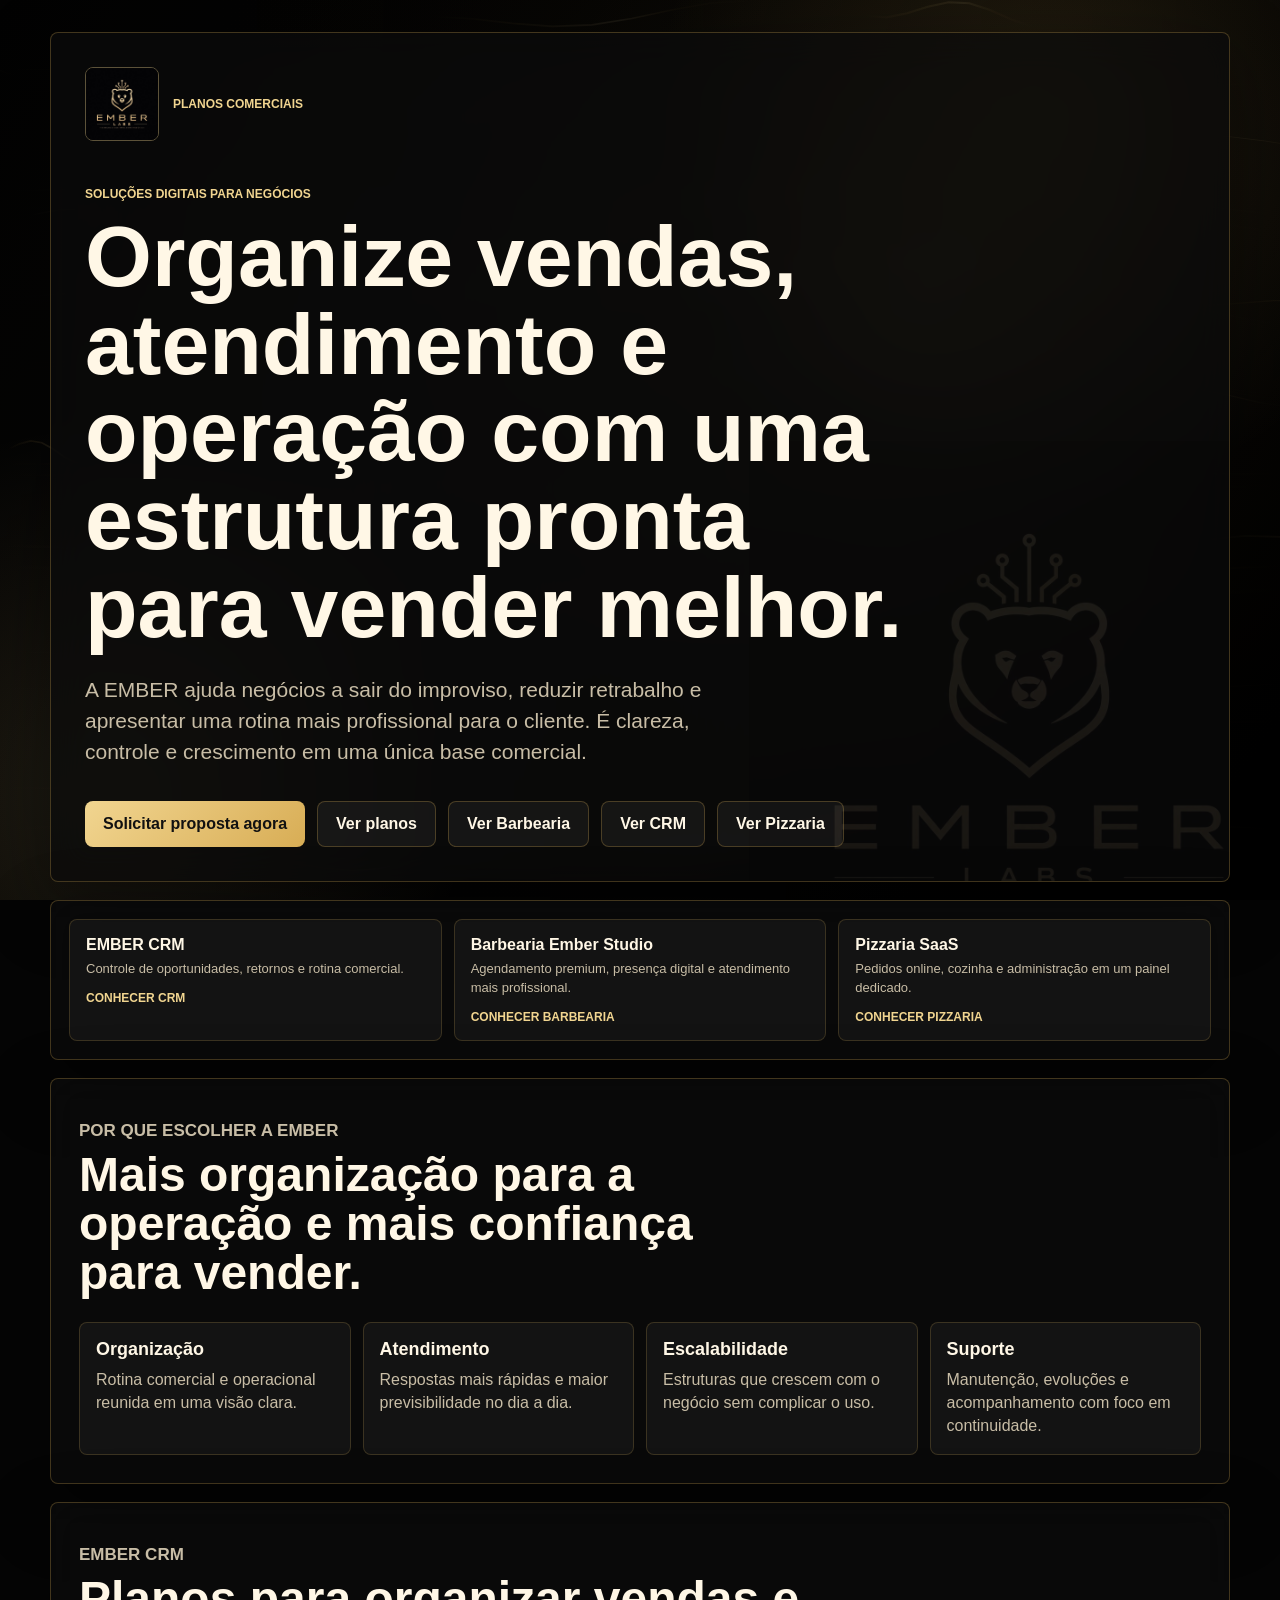
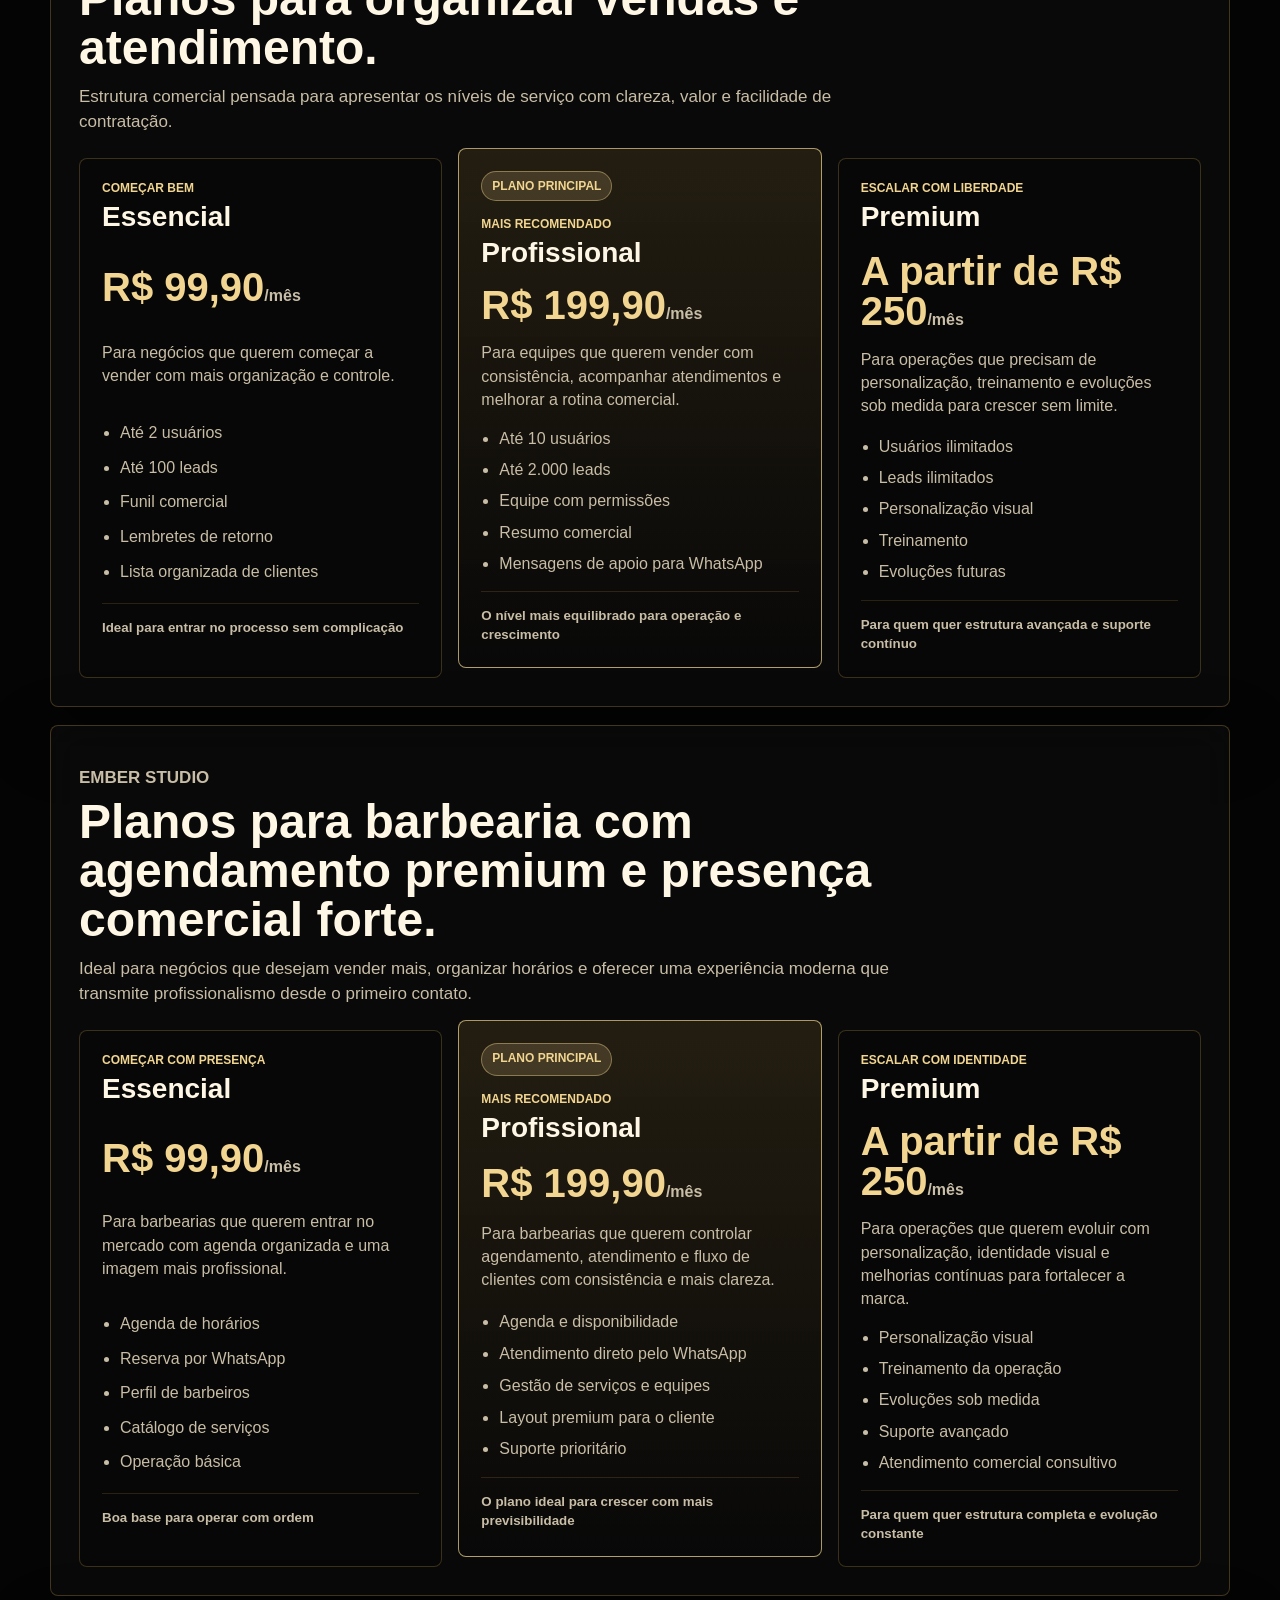
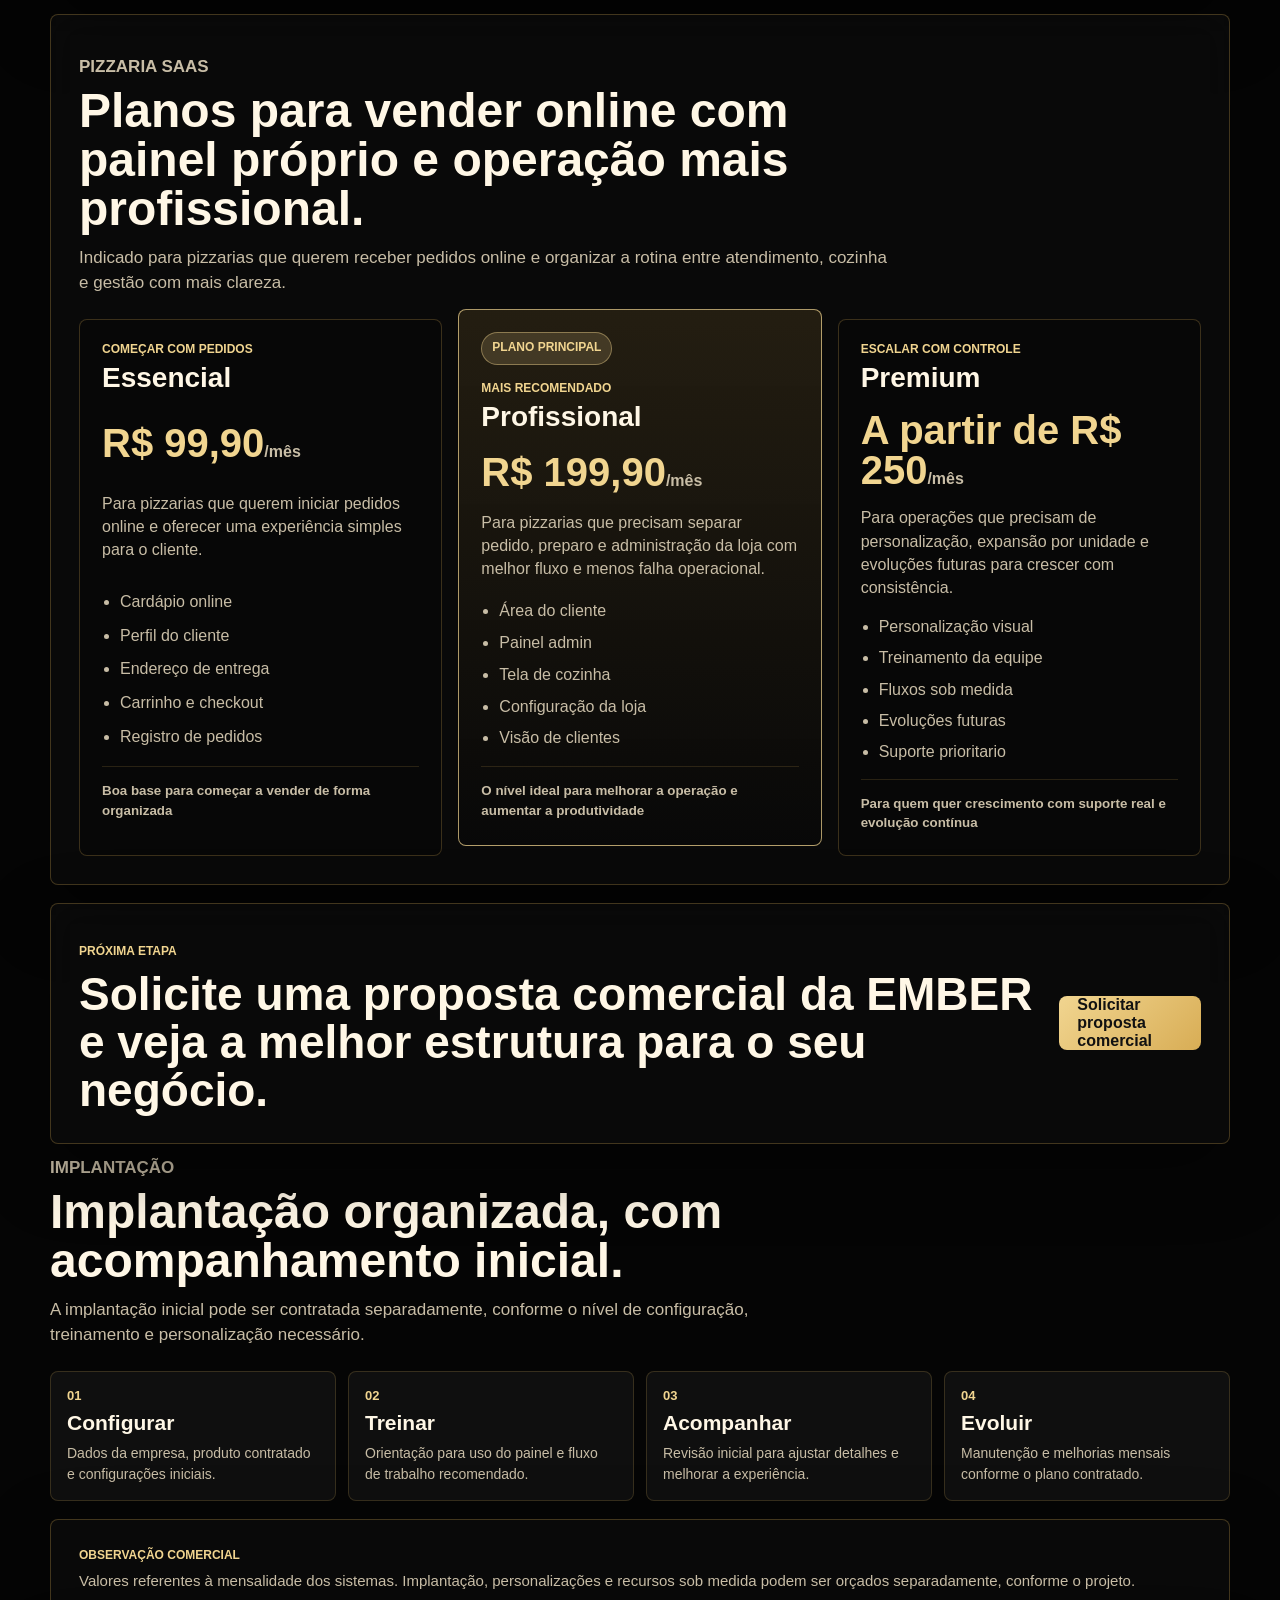
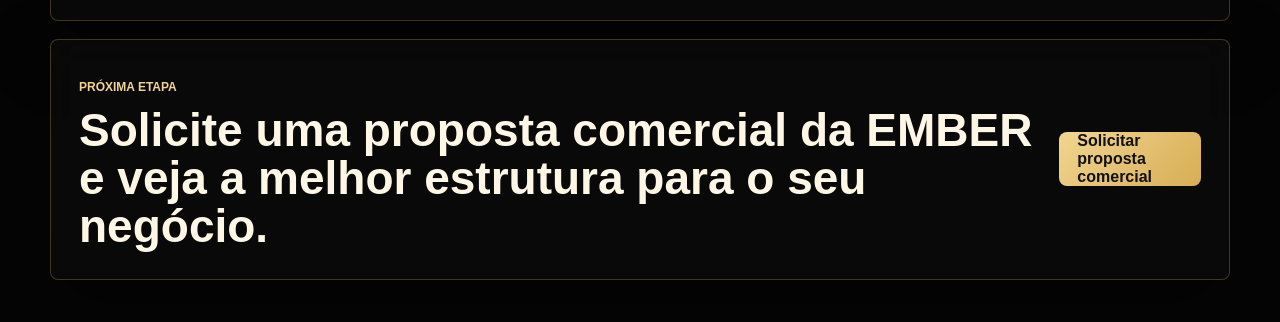
<file: index.html>
<!doctype html>
<html lang="pt-BR">

<head>
    <meta charset="utf-8">
    <meta name="viewport" content="width=device-width, initial-scale=1">
    <meta http-equiv="refresh" content="0; url=planos-comerciais-site/">
    <title>EMBER SaaS - Planos Comerciais</title>
    <script>
        window.location.replace("planos-comerciais-site/");
    </script>
</head>

<body>
    <p>Redirecionando para os planos comerciais da EMBER...</p>
    <p><a href="planos-comerciais-site/">Abrir planos comerciais</a></p>
</body>

</html>
</file>
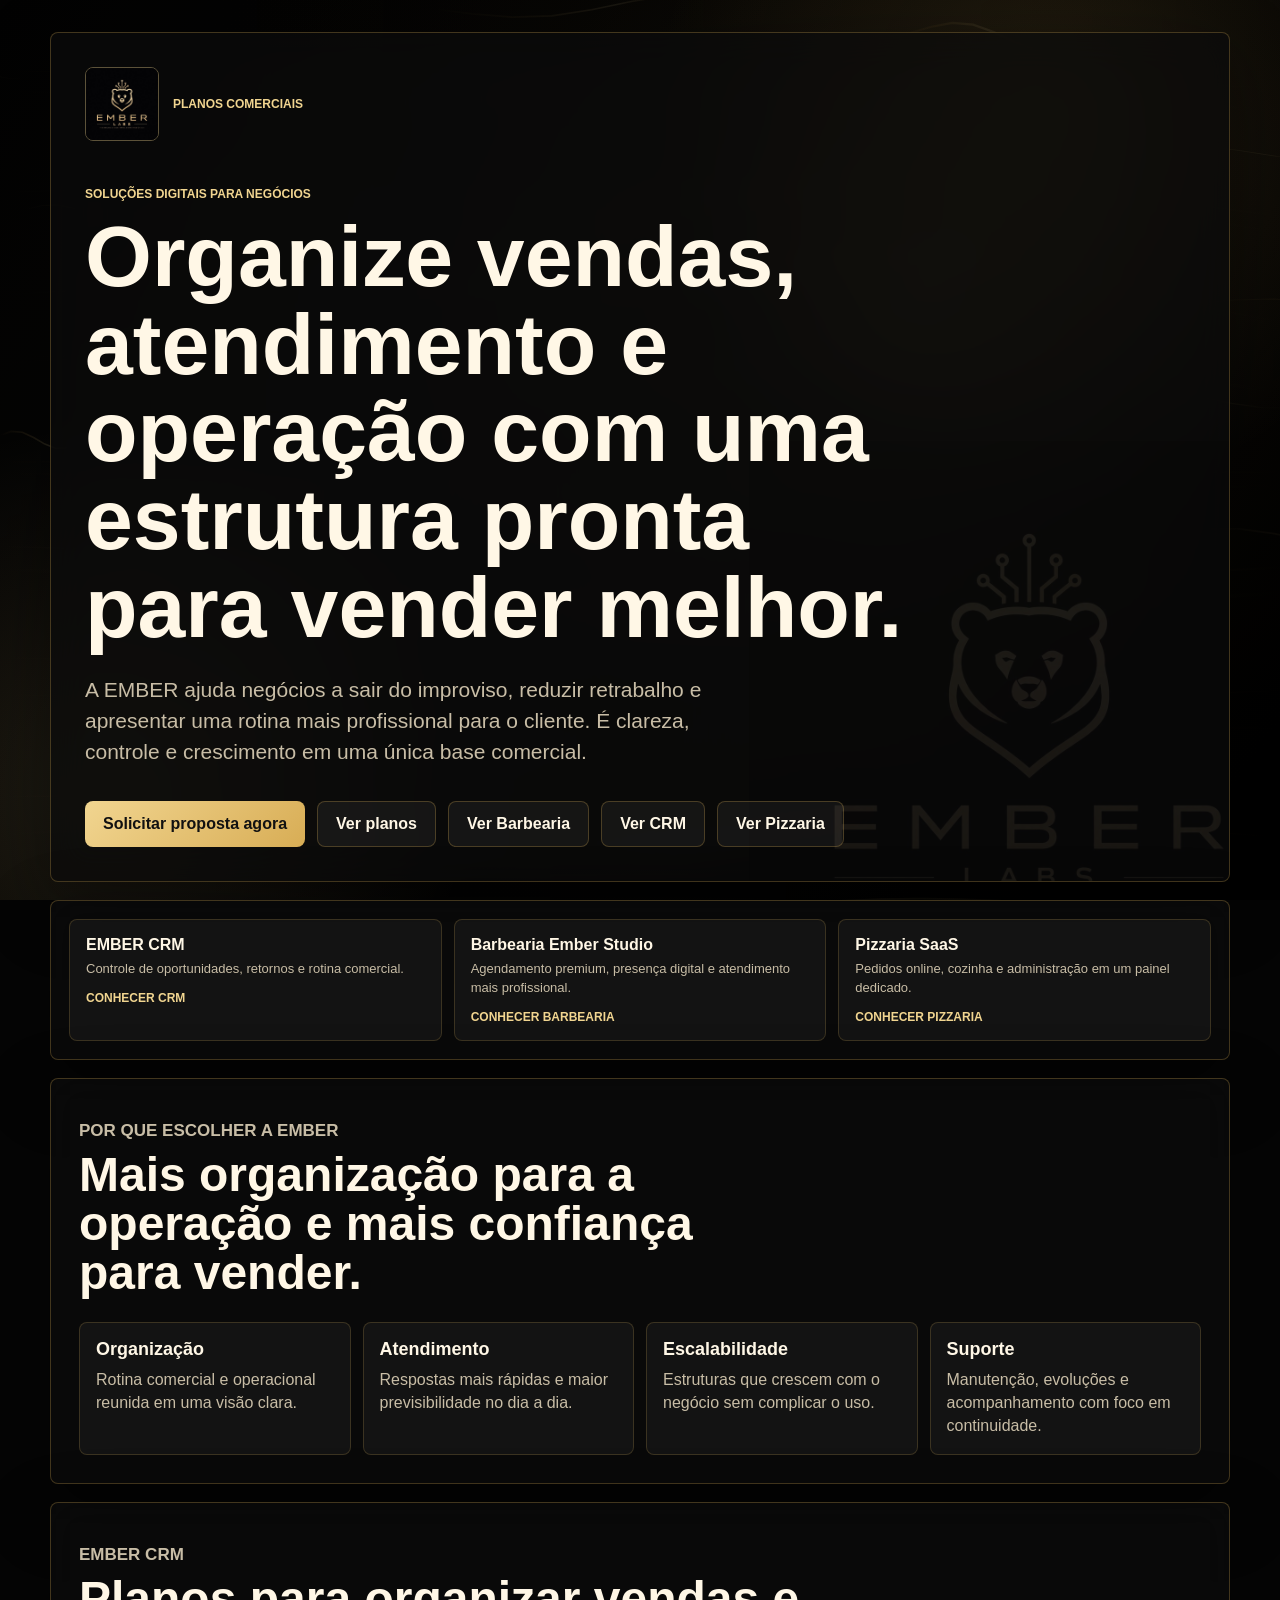
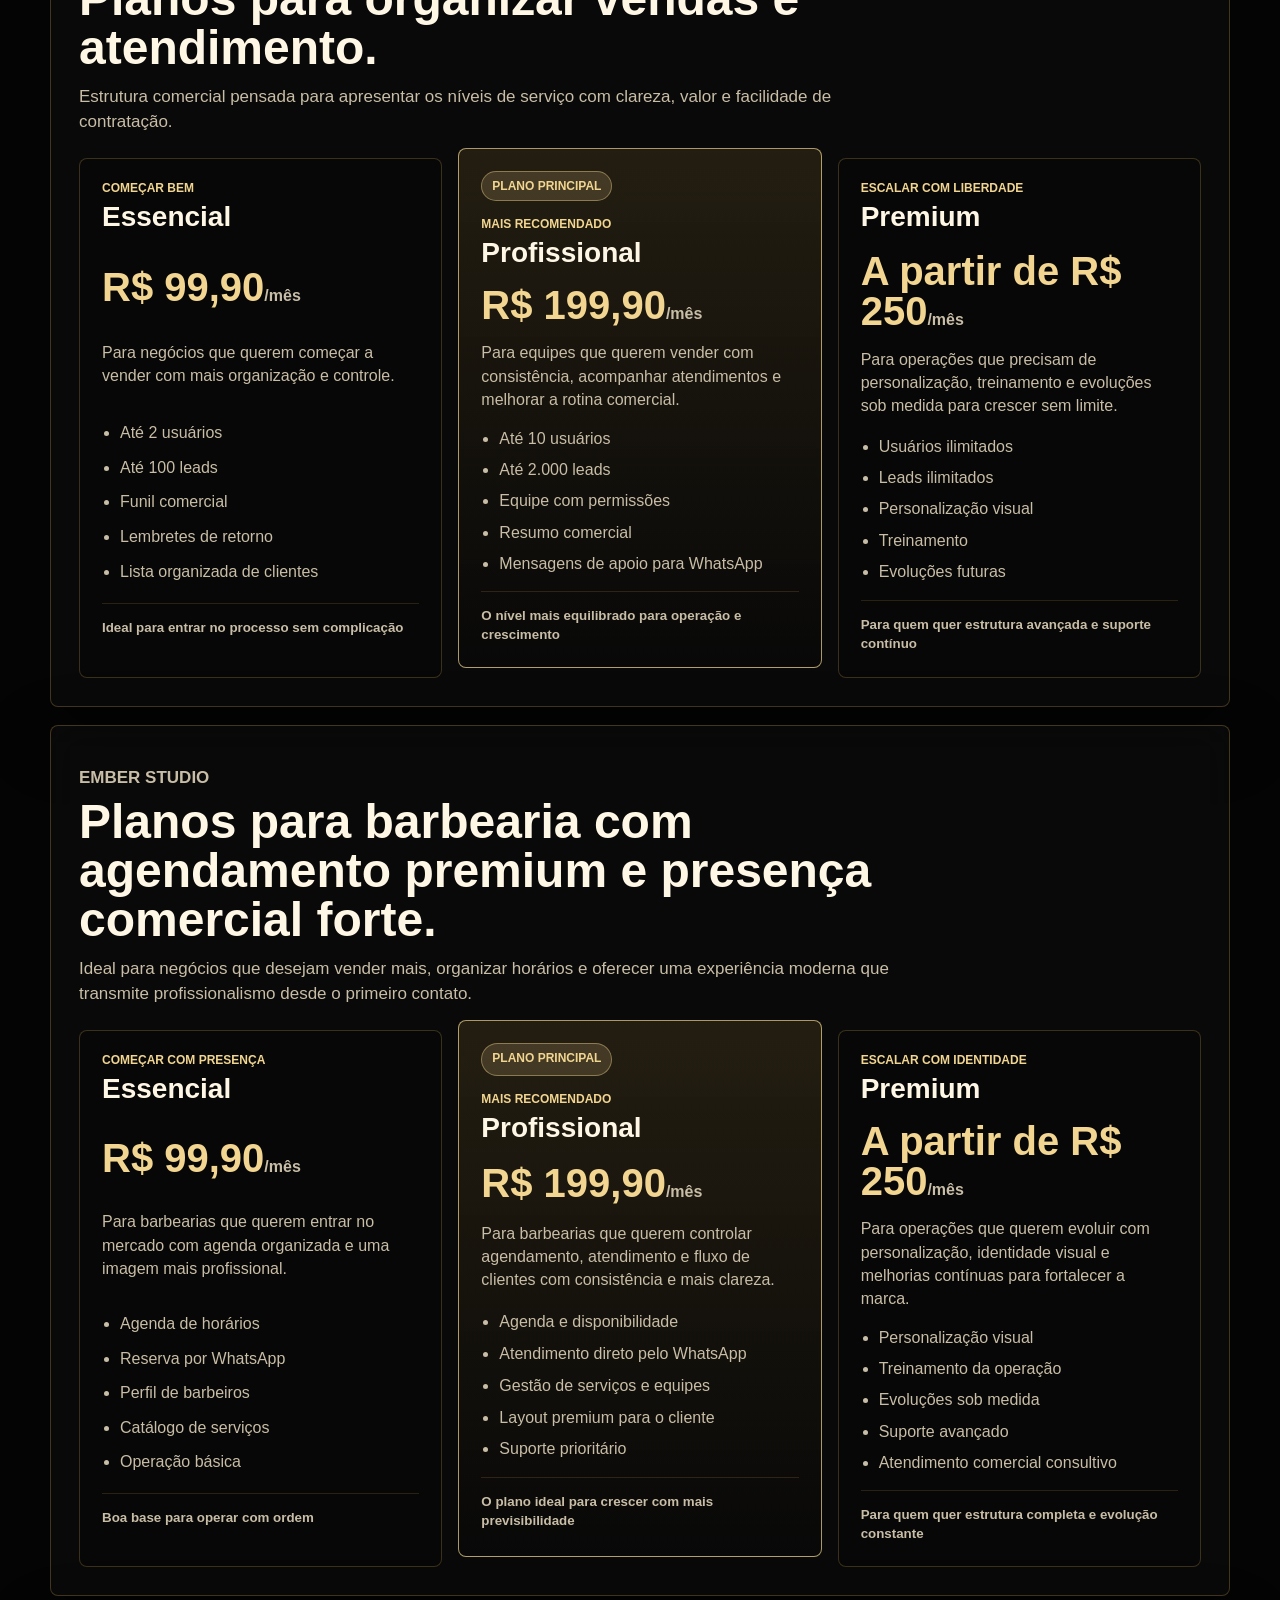
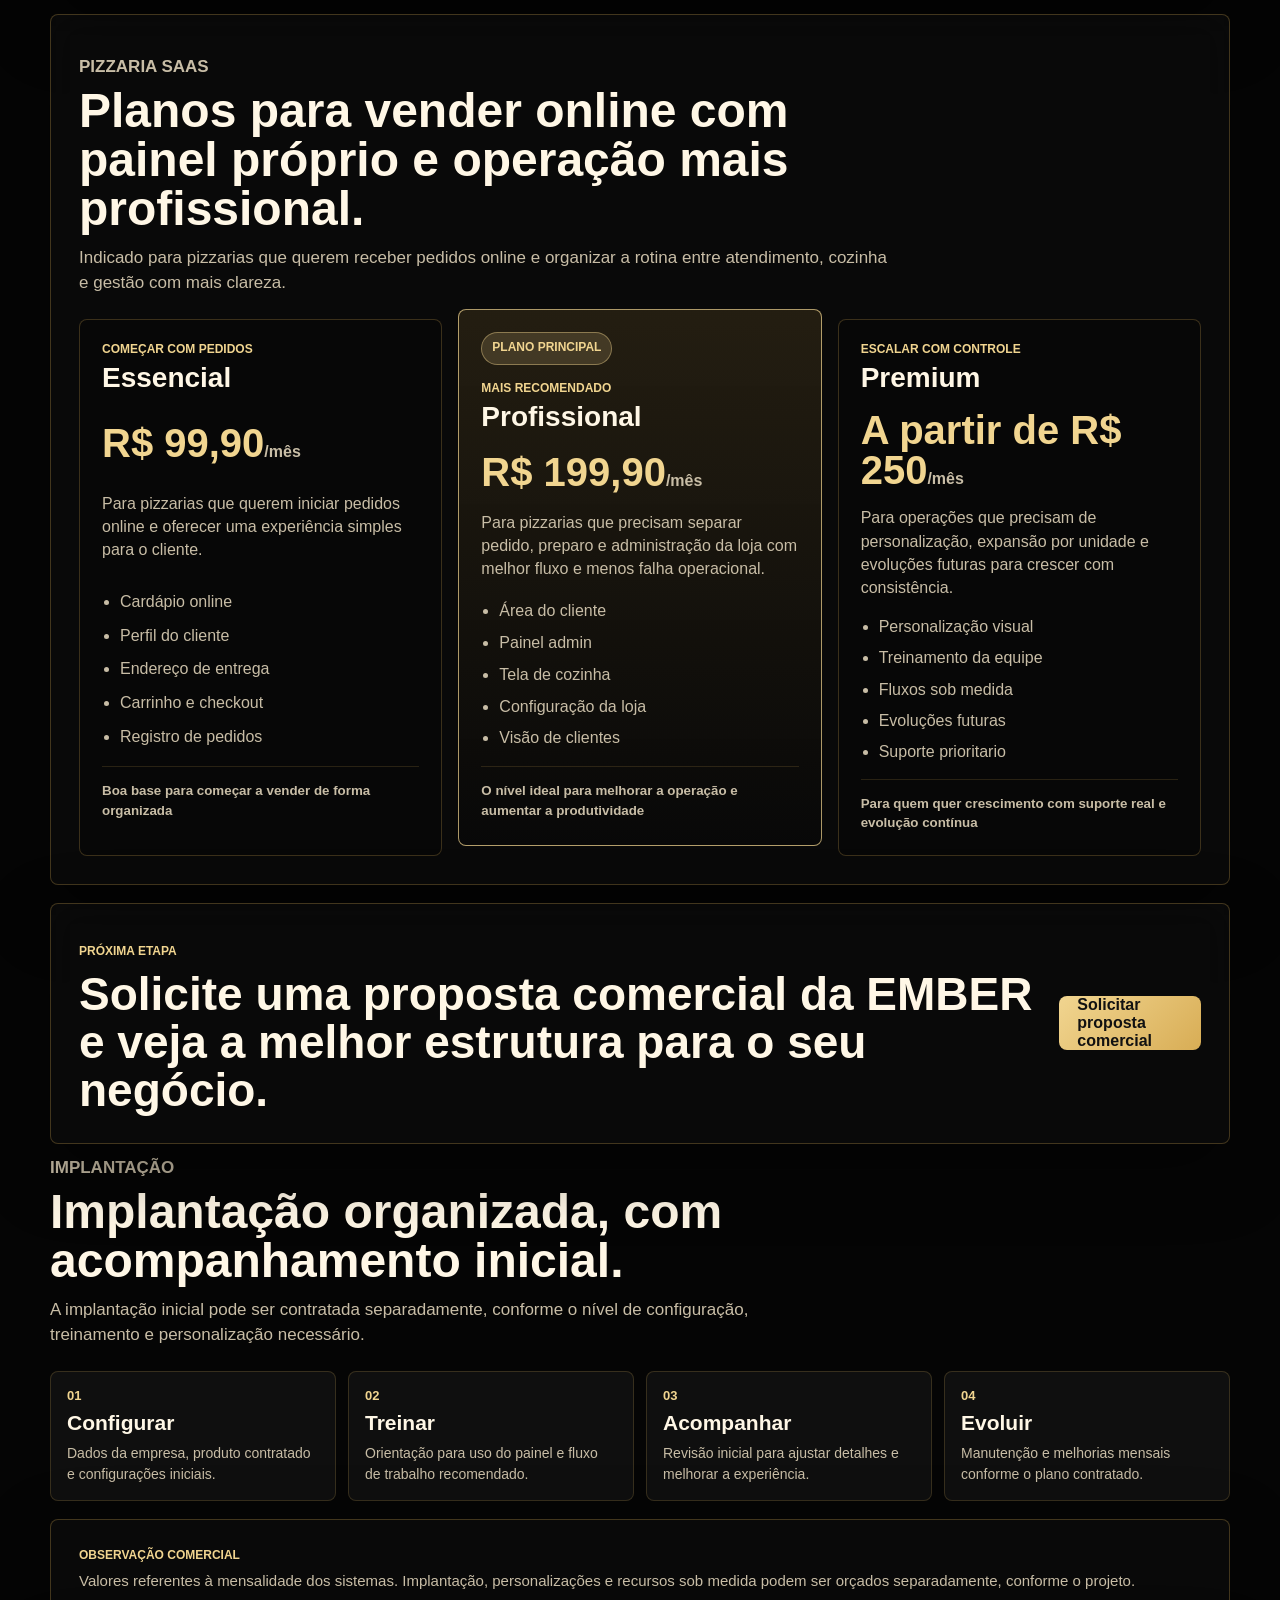
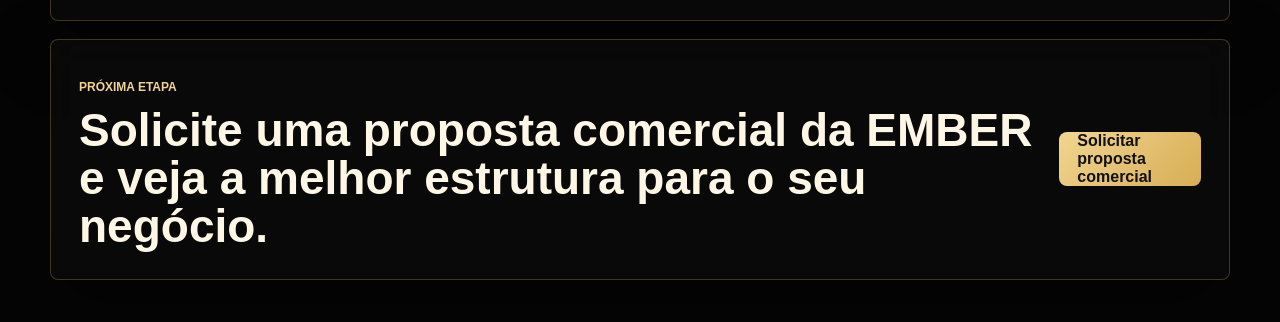
<file: planos-comerciais-site/index.html>
<!doctype html>
<html lang="pt-BR">

<head>
    <meta charset="utf-8">
    <meta name="viewport" content="width=device-width, initial-scale=1">
    <meta http-equiv="Cache-Control" content="no-cache, no-store, must-revalidate">
    <meta http-equiv="Pragma" content="no-cache">
    <meta http-equiv="Expires" content="0">
    <title>Apresentação Comercial | EMBER SaaS</title>
    <link rel="stylesheet" href="css/style.css?v=0252751">
</head>

<body>
    <canvas id="waterCanvas" aria-hidden="true"></canvas>
    <div class="gold-vignette" aria-hidden="true"></div>

    <main class="page-shell">
        <header class="hero">
            <div class="brand-block">
                <img src="assets/ember-labs.png" alt="EMBER Labs" class="brand-logo">
                <span>Planos comerciais</span>
            </div>
            <div class="hero-copy">
                <p class="eyebrow">Soluções digitais para negócios</p>
                <h1>Organize vendas, atendimento e operação com uma estrutura pronta para vender melhor.</h1>
                <p class="hero-text">A EMBER ajuda negócios a sair do improviso, reduzir retrabalho e apresentar uma rotina mais profissional para o cliente. É clareza, controle e crescimento em uma única base comercial.</p>
            </div>
            <div class="hero-actions">
                <a href="contato/" class="primary-action">Solicitar proposta agora</a>
                <a href="#crm" class="secondary-action">Ver planos</a>
                <a href="#barbearia" class="secondary-action">Ver Barbearia</a>
                <a href="crm/" class="secondary-action">Ver CRM</a>
                <a href="pizzaria/" class="secondary-action">Ver Pizzaria</a>
            </div>
        </header>

        <section class="value-strip" aria-label="Soluções comerciais">
            <div>
                <strong>EMBER CRM</strong>
                <span>Controle de oportunidades, retornos e rotina comercial.</span>
                <a href="crm/">Conhecer CRM</a>
            </div>
            <div>
                <strong>Barbearia Ember Studio</strong>
                <span>Agendamento premium, presença digital e atendimento mais profissional.</span>
                <a href="#barbearia">Conhecer Barbearia</a>
            </div>
            <div>
                <strong>Pizzaria SaaS</strong>
                <span>Pedidos online, cozinha e administração em um painel dedicado.</span>
                <a href="pizzaria/">Conhecer Pizzaria</a>
            </div>
        </section>

        <section class="included-section commercial-benefits" aria-label="Por que escolher a EMBER">
            <div class="section-head compact">
                <p class="eyebrow">Por que escolher a EMBER</p>
                <h2>Mais organização para a operação e mais confiança para vender.</h2>
            </div>
            <div class="included-grid">
                <div><strong>Organização</strong><span>Rotina comercial e operacional reunida em uma visão clara.</span></div>
                <div><strong>Atendimento</strong><span>Respostas mais rápidas e maior previsibilidade no dia a dia.</span></div>
                <div><strong>Escalabilidade</strong><span>Estruturas que crescem com o negócio sem complicar o uso.</span></div>
                <div><strong>Suporte</strong><span>Manutenção, evoluções e acompanhamento com foco em continuidade.</span></div>
            </div>
        </section>

        <section class="plans-section" id="crm">
            <div class="section-head">
                <p class="eyebrow">EMBER CRM</p>
                <h2>Planos para organizar vendas e atendimento.</h2>
                <p>Estrutura comercial pensada para apresentar os níveis de serviço com clareza, valor e facilidade de contratação.</p>
            </div>

            <div class="plans-grid">
                <article class="plan-card">
                    <div class="plan-top">
                        <span>Começar bem</span>
                        <h3>Essencial</h3>
                    </div>
                    <strong class="price">R$ 99,90<span>/mês</span></strong>
                    <p>Para negócios que querem começar a vender com mais organização e controle.</p>
                    <ul>
                        <li>Até 2 usuários</li>
                        <li>Até 100 leads</li>
                        <li>Funil comercial</li>
                        <li>Lembretes de retorno</li>
                        <li>Lista organizada de clientes</li>
                    </ul>
                    <small>Ideal para entrar no processo sem complicação</small>
                </article>

                <article class="plan-card featured">
                    <div class="plan-badge">Plano principal</div>
                    <div class="plan-top">
                        <span>Mais recomendado</span>
                        <h3>Profissional</h3>
                    </div>
                    <strong class="price">R$ 199,90<span>/mês</span></strong>
                    <p>Para equipes que querem vender com consistência, acompanhar atendimentos e melhorar a rotina comercial.</p>
                    <ul>
                        <li>Até 10 usuários</li>
                        <li>Até 2.000 leads</li>
                        <li>Equipe com permissões</li>
                        <li>Resumo comercial</li>
                        <li>Mensagens de apoio para WhatsApp</li>
                    </ul>
                    <small>O nível mais equilibrado para operação e crescimento</small>
                </article>

                <article class="plan-card">
                    <div class="plan-top">
                        <span>Escalar com liberdade</span>
                        <h3>Premium</h3>
                    </div>
                    <strong class="price">A partir de R$ 250<span>/mês</span></strong>
                    <p>Para operações que precisam de personalização, treinamento e evoluções sob medida para crescer sem limite.</p>
                    <ul>
                        <li>Usuários ilimitados</li>
                        <li>Leads ilimitados</li>
                        <li>Personalização visual</li>
                        <li>Treinamento</li>
                        <li>Evoluções futuras</li>
                    </ul>
                    <small>Para quem quer estrutura avançada e suporte contínuo</small>
                </article>
            </div>
        </section>

        <section class="plans-section product-section" id="barbearia">
            <div class="section-head">
                <p class="eyebrow">Ember Studio</p>
                <h2>Planos para barbearia com agendamento premium e presença comercial forte.</h2>
                <p>Ideal para negócios que desejam vender mais, organizar horários e oferecer uma experiência moderna que transmite profissionalismo desde o primeiro contato.</p>
            </div>

            <div class="plans-grid">
                <article class="plan-card">
                    <div class="plan-top">
                        <span>Começar com presença</span>
                        <h3>Essencial</h3>
                    </div>
                    <strong class="price">R$ 99,90<span>/mês</span></strong>
                    <p>Para barbearias que querem entrar no mercado com agenda organizada e uma imagem mais profissional.</p>
                    <ul>
                        <li>Agenda de horários</li>
                        <li>Reserva por WhatsApp</li>
                        <li>Perfil de barbeiros</li>
                        <li>Catálogo de serviços</li>
                        <li>Operação básica</li>
                    </ul>
                    <small>Boa base para operar com ordem</small>
                </article>

                <article class="plan-card featured">
                    <div class="plan-badge">Plano principal</div>
                    <div class="plan-top">
                        <span>Mais recomendado</span>
                        <h3>Profissional</h3>
                    </div>
                    <strong class="price">R$ 199,90<span>/mês</span></strong>
                    <p>Para barbearias que querem controlar agendamento, atendimento e fluxo de clientes com consistência e mais clareza.</p>
                    <ul>
                        <li>Agenda e disponibilidade</li>
                        <li>Atendimento direto pelo WhatsApp</li>
                        <li>Gestão de serviços e equipes</li>
                        <li>Layout premium para o cliente</li>
                        <li>Suporte prioritário</li>
                    </ul>
                    <small>O plano ideal para crescer com mais previsibilidade</small>
                </article>

                <article class="plan-card">
                    <div class="plan-top">
                        <span>Escalar com identidade</span>
                        <h3>Premium</h3>
                    </div>
                    <strong class="price">A partir de R$ 250<span>/mês</span></strong>
                    <p>Para operações que querem evoluir com personalização, identidade visual e melhorias contínuas para fortalecer a marca.</p>
                    <ul>
                        <li>Personalização visual</li>
                        <li>Treinamento da operação</li>
                        <li>Evoluções sob medida</li>
                        <li>Suporte avançado</li>
                        <li>Atendimento comercial consultivo</li>
                    </ul>
                    <small>Para quem quer estrutura completa e evolução constante</small>
                </article>
            </div>
        </section>

        <section class="plans-section product-section" id="pizzaria">
            <div class="section-head">
                <p class="eyebrow">Pizzaria SaaS</p>
                <h2>Planos para vender online com painel próprio e operação mais profissional.</h2>
                <p>Indicado para pizzarias que querem receber pedidos online e organizar a rotina entre atendimento, cozinha e gestão com mais clareza.</p>
            </div>

            <div class="plans-grid">
                <article class="plan-card">
                    <div class="plan-top">
                        <span>Começar com pedidos</span>
                        <h3>Essencial</h3>
                    </div>
                    <strong class="price">R$ 99,90<span>/mês</span></strong>
                    <p>Para pizzarias que querem iniciar pedidos online e oferecer uma experiência simples para o cliente.</p>
                    <ul>
                        <li>Cardápio online</li>
                        <li>Perfil do cliente</li>
                        <li>Endereço de entrega</li>
                        <li>Carrinho e checkout</li>
                        <li>Registro de pedidos</li>
                    </ul>
                    <small>Boa base para começar a vender de forma organizada</small>
                </article>

                <article class="plan-card featured">
                    <div class="plan-badge">Plano principal</div>
                    <div class="plan-top">
                        <span>Mais recomendado</span>
                        <h3>Profissional</h3>
                    </div>
                    <strong class="price">R$ 199,90<span>/mês</span></strong>
                    <p>Para pizzarias que precisam separar pedido, preparo e administração da loja com melhor fluxo e menos falha operacional.</p>
                    <ul>
                        <li>Área do cliente</li>
                        <li>Painel admin</li>
                        <li>Tela de cozinha</li>
                        <li>Configuração da loja</li>
                        <li>Visão de clientes</li>
                    </ul>
                    <small>O nível ideal para melhorar a operação e aumentar a produtividade</small>
                </article>

                <article class="plan-card">
                    <div class="plan-top">
                        <span>Escalar com controle</span>
                        <h3>Premium</h3>
                    </div>
                    <strong class="price">A partir de R$ 250<span>/mês</span></strong>
                    <p>Para operações que precisam de personalização, expansão por unidade e evoluções futuras para crescer com consistência.</p>
                    <ul>
                        <li>Personalização visual</li>
                        <li>Treinamento da equipe</li>
                        <li>Fluxos sob medida</li>
                        <li>Evoluções futuras</li>
                        <li>Suporte prioritario</li>
                    </ul>
                    <small>Para quem quer crescimento com suporte real e evolução contínua</small>
                </article>
            </div>
        </section>

        <section class="cta-panel">
            <div>
                <p class="eyebrow">Próxima etapa</p>
                <h2>Solicite uma proposta comercial da EMBER e veja a melhor estrutura para o seu negócio.</h2>
            </div>
            <a href="contato/" class="primary-action">Solicitar proposta comercial</a>
        </section>
            <div class="section-head compact">
                <p class="eyebrow">Implantação</p>
                <h2>Implantação organizada, com acompanhamento inicial.</h2>
                <p>A implantação inicial pode ser contratada separadamente, conforme o nível de configuração, treinamento e personalização necessário.</p>
            </div>
            <div class="process-grid">
                <div>
                    <span>01</span>
                    <strong>Configurar</strong>
                    <p>Dados da empresa, produto contratado e configurações iniciais.</p>
                </div>
                <div>
                    <span>02</span>
                    <strong>Treinar</strong>
                    <p>Orientação para uso do painel e fluxo de trabalho recomendado.</p>
                </div>
                <div>
                    <span>03</span>
                    <strong>Acompanhar</strong>
                    <p>Revisão inicial para ajustar detalhes e melhorar a experiência.</p>
                </div>
                <div>
                    <span>04</span>
                    <strong>Evoluir</strong>
                    <p>Manutenção e melhorias mensais conforme o plano contratado.</p>
                </div>
            </div>
        </section>

        <section class="commercial-note" aria-label="Observação comercial">
            <strong>Observação comercial</strong>
            <p>Valores referentes à mensalidade dos sistemas. Implantação, personalizações e recursos sob medida podem ser orçados separadamente, conforme o projeto.</p>
        </section>

        <section class="cta-panel">
            <div>
                <p class="eyebrow">Próxima etapa</p>
                <h2>Solicite uma proposta comercial da EMBER e veja a melhor estrutura para o seu negócio.</h2>
            </div>
            <a href="contato/" class="primary-action">Solicitar proposta comercial</a>
        </section>
    </main>

    <a class="mobile-contact-bar" href="contato/">Solicitar proposta</a>

    <script src="js/app.js?v=0252751"></script>
</body>

</html>
</file>
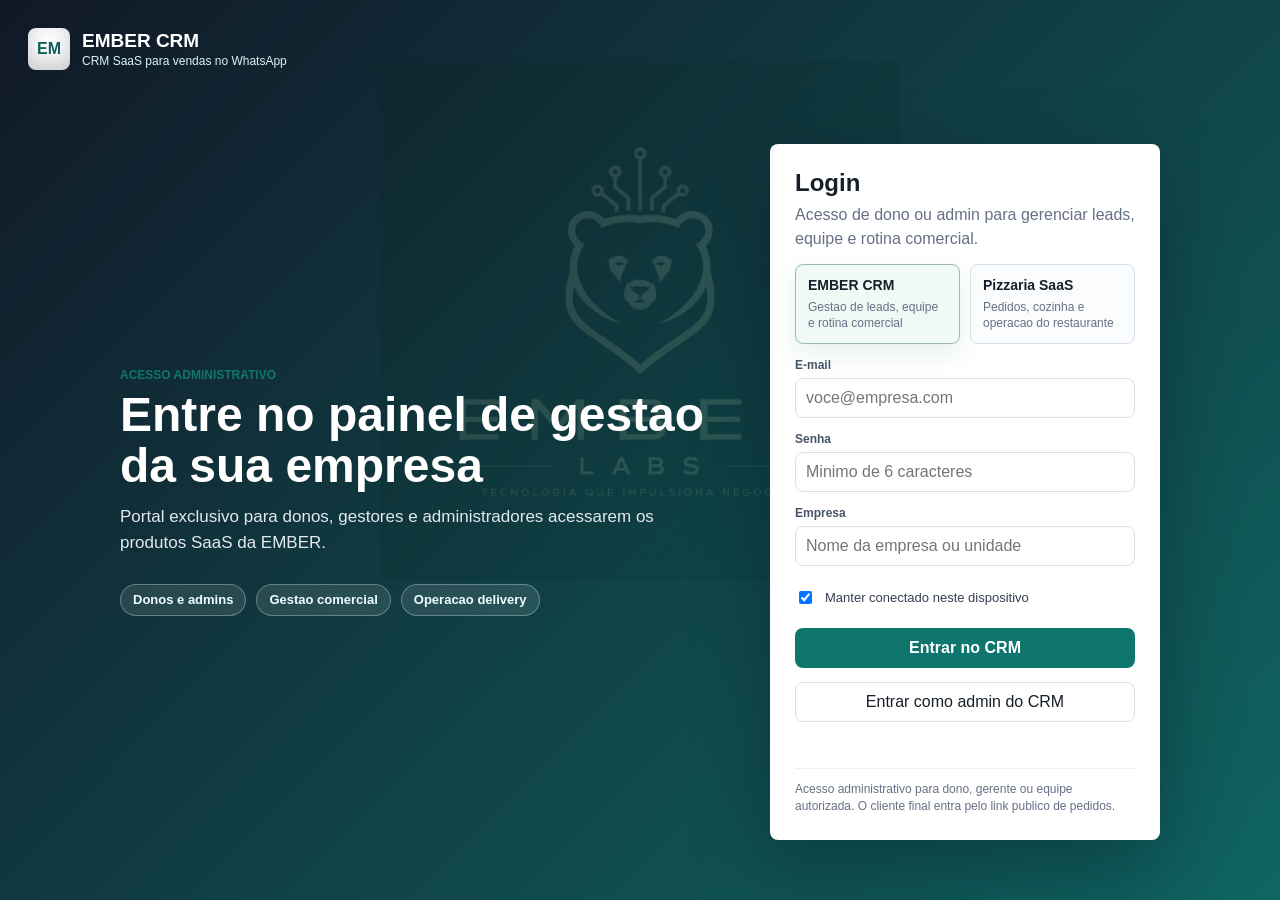
<file: sistema-crm/index.html>
﻿<!doctype html>
<html lang="pt-BR">

<head>
    <meta charset="utf-8">
    <meta name="viewport" content="width=device-width, initial-scale=1">
    <base href="../">
    <title>EMBER CRM - Demo Comercial</title>
    <link rel="stylesheet" href="css/style.css">
</head>

<body>
    <section class="login-screen" id="loginScreen" aria-labelledby="loginTitle">
        <div class="login-brand">
            <div class="mark">EM</div>
            <div>
                <strong>EMBER CRM</strong>
                <span>CRM SaaS para vendas no WhatsApp</span>
            </div>
        </div>

        <div class="login-shell">
            <div class="login-copy">
                <span class="eyebrow">Acesso administrativo</span>
                <h1 id="loginTitle">Entre no painel de gestao da sua empresa</h1>
                <p>Portal exclusivo para donos, gestores e administradores acessarem os produtos SaaS da EMBER.</p>
                <div class="login-highlights" aria-label="Recursos do produto">
                    <span>Donos e admins</span>
                    <span>Gestao comercial</span>
                    <span>Operacao delivery</span>
                </div>
            </div>

            <div class="login-card">
                <div>
                    <h2 id="authCardTitle">Login</h2>
                    <p id="authCardText">Escolha o sistema e acesse o painel de gestao com sua conta autorizada.</p>
                </div>

                <div class="product-switcher" aria-label="Escolha do sistema">
                    <button class="active" type="button" data-product="crm">
                        <strong>EMBER CRM</strong>
                        <span>Gestao de leads, equipe e rotina comercial</span>
                    </button>
                    <button type="button" data-product="pizzaria">
                        <strong>Pizzaria SaaS</strong>
                        <span>Pedidos, cozinha e operacao do restaurante</span>
                    </button>
                </div>

                <div class="auth-tabs auth-tabs-hidden" role="tablist" aria-label="Acesso">
                    <button class="active" type="button" data-auth-mode="login">Entrar</button>
                    <button type="button" data-auth-mode="signup">Criar conta</button>
                    <button type="button" data-auth-mode="recovery">Recuperar</button>
                </div>

                <form class="auth-form active" id="loginForm" data-auth-panel="login">
                    <div class="field">
                        <label for="loginEmail">E-mail</label>
                        <input id="loginEmail" name="email" type="email" autocomplete="email" required
                            placeholder="voce@empresa.com">
                    </div>
                    <div class="field">
                        <label for="loginPassword">Senha</label>
                        <input id="loginPassword" name="password" type="password" autocomplete="current-password"
                            required minlength="6" placeholder="Minimo de 6 caracteres">
                    </div>
                    <div class="field">
                        <label for="loginWorkspace">Empresa</label>
                        <input id="loginWorkspace" name="workspace" autocomplete="organization" required
                            placeholder="Nome da empresa ou unidade">
                    </div>
                    <label class="check-row login-remember">
                        <input id="loginRemember" name="remember" type="checkbox" checked>
                        Manter conectado neste dispositivo
                    </label>
                    <button class="primary" type="submit">Entrar</button>
                    <button class="secondary" type="button" id="demoLoginBtn">Entrar na demo</button>
                </form>

                <form class="auth-form" id="signupForm" data-auth-panel="signup">
                    <div class="field">
                        <label for="signupName">Nome</label>
                        <input id="signupName" name="name" autocomplete="name" required placeholder="Seu nome">
                    </div>
                    <div class="field">
                        <label for="signupEmail">E-mail</label>
                        <input id="signupEmail" name="email" type="email" autocomplete="email" required
                            placeholder="voce@empresa.com">
                    </div>
                    <div class="field">
                        <label for="signupWorkspace">Empresa</label>
                        <input id="signupWorkspace" name="workspace" autocomplete="organization" required
                            placeholder="Nome da empresa">
                    </div>
                    <div class="field">
                        <label for="signupPassword">Senha</label>
                        <input id="signupPassword" name="password" type="password" autocomplete="new-password" required
                            minlength="6" placeholder="Minimo de 6 caracteres">
                    </div>
                    <button class="primary" type="submit">Criar workspace</button>
                </form>

                <form class="auth-form" id="recoveryForm" data-auth-panel="recovery">
                    <div class="field">
                        <label for="recoveryEmail">E-mail</label>
                        <input id="recoveryEmail" name="email" type="email" autocomplete="email" required
                            placeholder="voce@empresa.com">
                    </div>
                    <button class="primary" type="submit">Enviar instrucoes</button>
                </form>

                <div class="login-error" id="loginMessage" role="alert"></div>
                <div class="product-actions" id="productActions" hidden>
                    <a class="secondary" href="apps/pizzaria/acesso/index.html">Abrir acesso da pizzaria</a>
                    <a class="secondary" href="apps/pizzaria/admin/index.html">Abrir painel admin</a>
                    <a class="secondary" href="apps/pizzaria/cliente-login/index.html">Login do cliente</a>
                </div>
                <div class="auth-note" id="authNote">Acesso administrativo para dono, gerente ou equipe autorizada. O cliente final entra pelo link publico de pedidos.</div>
            </div>
        </div>
    </section>

    <div class="app" id="appShell">
        <aside class="sidebar">
            <div class="brand">
                <div class="mark">EM</div>
                <div>
                    <strong>EMBER CRM</strong>
                    <span>CRM para vendas no WhatsApp</span>
                </div>
            </div>

            <nav class="nav" aria-label="Menu principal">
                <button class="active" type="button" title="Funil" data-view="funil">
                    <svg class="icon" viewBox="0 0 24 24" fill="none" aria-hidden="true">
                        <path d="M4 6h16M7 12h10M10 18h4" stroke="currentColor" stroke-width="2"
                            stroke-linecap="round" />
                    </svg>
                    Funil
                </button>
                <button type="button" title="Perfil" data-view="perfil">
                    <svg class="icon" viewBox="0 0 24 24" fill="none" aria-hidden="true">
                        <path d="M20 21a8 8 0 0 0-16 0M12 11a4 4 0 1 0 0-8 4 4 0 0 0 0 8Z" stroke="currentColor"
                            stroke-width="2" stroke-linecap="round" />
                    </svg>
                    Perfil
                </button>
                <button type="button" title="Comercial" data-view="comercial">
                    <svg class="icon" viewBox="0 0 24 24" fill="none" aria-hidden="true">
                        <path d="M4 19V5a2 2 0 0 1 2-2h10l4 4v12a2 2 0 0 1-2 2H6a2 2 0 0 1-2-2Z" stroke="currentColor"
                            stroke-width="2" stroke-linejoin="round" />
                        <path d="M8 11h8M8 15h6M15 3v5h5" stroke="currentColor" stroke-width="2"
                            stroke-linecap="round" stroke-linejoin="round" />
                    </svg>
                    Comercial
                </button>
                <button type="button" title="Clientes" data-view="clientes">
                    <svg class="icon" viewBox="0 0 24 24" fill="none" aria-hidden="true">
                        <path
                            d="M16 21v-2a4 4 0 0 0-4-4H6a4 4 0 0 0-4 4v2M9 11a4 4 0 1 0 0-8 4 4 0 0 0 0 8ZM22 21v-2a4 4 0 0 0-3-3.87M16 3.13a4 4 0 0 1 0 7.75"
                            stroke="currentColor" stroke-width="2" stroke-linecap="round" stroke-linejoin="round" />
                    </svg>
                    Clientes
                </button>
                <button type="button" title="Lembretes" data-view="lembretes">
                    <svg class="icon" viewBox="0 0 24 24" fill="none" aria-hidden="true">
                        <path
                            d="M8 2v4M16 2v4M3 10h18M5 4h14a2 2 0 0 1 2 2v14a2 2 0 0 1-2 2H5a2 2 0 0 1-2-2V6a2 2 0 0 1 2-2Z"
                            stroke="currentColor" stroke-width="2" stroke-linecap="round" />
                    </svg>
                    Lembretes
                </button>
                <button type="button" title="Relatorios" data-view="relatorios">
                    <svg class="icon" viewBox="0 0 24 24" fill="none" aria-hidden="true">
                        <path d="M4 19V5M4 19h16M8 16v-5M12 16V8M16 16v-3" stroke="currentColor" stroke-width="2"
                            stroke-linecap="round" />
                    </svg>
                    Relatorios
                </button>
                <button type="button" title="Equipe" data-view="equipe">
                    <svg class="icon" viewBox="0 0 24 24" fill="none" aria-hidden="true">
                        <path
                            d="M16 21v-2a4 4 0 0 0-4-4H6a4 4 0 0 0-4 4v2M9 11a4 4 0 1 0 0-8 4 4 0 0 0 0 8ZM22 8h-6M19 5v6"
                            stroke="currentColor" stroke-width="2" stroke-linecap="round" />
                    </svg>
                    Equipe
                </button>
                <button type="button" title="Configuracoes" data-view="configuracoes">
                    <svg class="icon" viewBox="0 0 24 24" fill="none" aria-hidden="true">
                        <path
                            d="M12 15.5a3.5 3.5 0 1 0 0-7 3.5 3.5 0 0 0 0 7ZM19.4 15a1.7 1.7 0 0 0 .34 1.87l.06.06a2 2 0 1 1-2.83 2.83l-.06-.06A1.7 1.7 0 0 0 15 19.36a1.7 1.7 0 0 0-1 .15 1.7 1.7 0 0 0-1 1.55V21a2 2 0 1 1-4 0v-.09a1.7 1.7 0 0 0-1-1.55 1.7 1.7 0 0 0-1-.15 1.7 1.7 0 0 0-1.87.34l-.06.06a2 2 0 1 1-2.83-2.83l.06-.06A1.7 1.7 0 0 0 4.64 15a1.7 1.7 0 0 0-.15-1 1.7 1.7 0 0 0-1.55-1H3a2 2 0 1 1 0-4h.09a1.7 1.7 0 0 0 1.55-1 1.7 1.7 0 0 0 .15-1 1.7 1.7 0 0 0-.34-1.87l-.06-.06a2 2 0 1 1 2.83-2.83l.06.06A1.7 1.7 0 0 0 9 4.64a1.7 1.7 0 0 0 1-.15 1.7 1.7 0 0 0 1-1.55V3a2 2 0 1 1 4 0v.09a1.7 1.7 0 0 0 1 1.55 1.7 1.7 0 0 0 1 .15 1.7 1.7 0 0 0 1.87-.34l.06-.06a2 2 0 1 1 2.83 2.83l-.06.06A1.7 1.7 0 0 0 19.36 9c.06.35.12.68.15 1H21a2 2 0 1 1 0 4h-.09a1.7 1.7 0 0 0-1.55 1Z"
                            stroke="currentColor" stroke-width="2" stroke-linecap="round" stroke-linejoin="round" />
                    </svg>
                    Config
                </button>
                <button type="button" title="Planos" data-view="planos">
                    <svg class="icon" viewBox="0 0 24 24" fill="none" aria-hidden="true">
                        <path d="M4 7h16M4 12h16M7 17h5M6 4h12a2 2 0 0 1 2 2v12a2 2 0 0 1-2 2H6a2 2 0 0 1-2-2V6a2 2 0 0 1 2-2Z"
                            stroke="currentColor" stroke-width="2" stroke-linecap="round" />
                    </svg>
                    Planos
                </button>
                <button type="button" title="Assistente" data-view="assistente">
                    <svg class="icon" viewBox="0 0 24 24" fill="none" aria-hidden="true">
                        <path
                            d="M12 3l1.4 3.6L17 8l-3.6 1.4L12 13l-1.4-3.6L7 8l3.6-1.4L12 3ZM19 13l.8 2.2L22 16l-2.2.8L19 19l-.8-2.2L16 16l2.2-.8L19 13ZM6 14l1 2.5L10 18l-3 1.5L6 22l-1-2.5L2 18l3-1.5L6 14Z"
                            stroke="currentColor" stroke-width="2" stroke-linejoin="round" />
                    </svg>
                    Assistente
                </button>
            </nav>

            <div class="sidebar-footer">
                <div class="ember-footer">
                    <div class="ember-card">
                        <div class="ember-top">
                            <img src="img/ember-labs.png" alt="EMBER Labs" class="ember-logo">
                            <div>
                                <span>Desenvolvido por</span>
                                <strong>EMBER Labs</strong>
                                <p>Tecnologia que impulsiona negocios.</p>
                            </div>
                        </div>
                        <div class="ember-bottom">
                            <strong>&copy; 2026 EMBER Labs</strong>
                        </div>
                    </div>
                </div>
            </div>
        </aside>

        <main class="main">
            <header class="topbar">
                <div class="title">
                    <h1 id="pageTitle">CRM simples para vender mais pelo WhatsApp</h1>
                    <p id="pageSubtitle">Organize leads, propostas e retornos em uma demo pronta para apresentacao.</p>
                </div>
                <div class="actions">
                    <input class="search" id="search" type="search" placeholder="Buscar cliente, telefone ou servico">
                    <button class="secondary" type="button" id="demoDataBtn">
                        <svg class="icon" viewBox="0 0 24 24" fill="none" aria-hidden="true">
                            <path d="M3 12a9 9 0 1 0 3-6.7M3 4v6h6" stroke="currentColor" stroke-width="2"
                                stroke-linecap="round" stroke-linejoin="round" />
                        </svg>
                        Recarregar demo
                    </button>
                    <button class="secondary" type="button" id="exportClientsBtn">
                        <svg class="icon" viewBox="0 0 24 24" fill="none" aria-hidden="true">
                            <path d="M12 3v12M8 11l4 4 4-4M4 21h16" stroke="currentColor" stroke-width="2"
                                stroke-linecap="round" stroke-linejoin="round" />
                        </svg>
                        Exportar
                    </button>
                    <button class="primary" type="button" id="openModal">
                        <svg class="icon" viewBox="0 0 24 24" fill="none" aria-hidden="true">
                            <path d="M12 5v14M5 12h14" stroke="currentColor" stroke-width="2" stroke-linecap="round" />
                        </svg>
                        Novo cliente
                    </button>
                    <div class="user-menu" aria-label="Usuario conectado">
                        <span id="accountWorkspace">Workspace</span>
                        <strong id="accountEmail">usuario@empresa.com</strong>
                        <small id="accountRole">Admin</small>
                    </div>
                    <button class="secondary icon-only" type="button" id="logoutBtn" title="Sair" aria-label="Sair">
                        <svg class="icon" viewBox="0 0 24 24" fill="none" aria-hidden="true">
                            <path d="M10 17l5-5-5-5M15 12H3M21 4v16" stroke="currentColor" stroke-width="2"
                                stroke-linecap="round" stroke-linejoin="round" />
                        </svg>
                    </button>
                </div>
            </header>

            <section class="demo-strip" aria-label="Roteiro da demonstracao">
                <div>
                    <span class="eyebrow">Demo comercial</span>
                    <strong>Mostre a dor, a rotina e o fechamento em menos de 2 minutos</strong>
                </div>
                <div class="demo-steps">
                    <span id="workspacePlan">Plano demo</span>
                    <button type="button" data-view-target="comercial">1. Pitch</button>
                    <button type="button" data-view-target="clientes">2. Lead real</button>
                    <button type="button" data-view-target="funil">3. Funil</button>
                    <button type="button" data-view-target="assistente">4. Assistente</button>
                    <button type="button" data-view-target="planos">5. Plano</button>
                </div>
            </section>

            <section class="presentation-panel" aria-label="Resumo comercial">
                <div class="presentation-copy">
                    <span class="eyebrow">Como vender esta demo</span>
                    <h2>Transforme conversas soltas do WhatsApp em uma rotina comercial simples.</h2>
                    <p>Use os dados da tela para mostrar perda evitada, previsibilidade de retorno e valor mensal de manutencao.</p>
                </div>
                <div class="presentation-cards">
                    <div>
                        <strong>Problema</strong>
                        <span>Cliente esquece retornos e perde propostas no WhatsApp.</span>
                    </div>
                    <div>
                        <strong>Solucao</strong>
                        <span>Funil, lembretes, equipe e assistente em um painel leve.</span>
                    </div>
                    <div>
                        <strong>Fechamento</strong>
                        <span>Implantacao inicial + mensalidade para suporte e evolucao.</span>
                    </div>
                </div>
            </section>

            <section class="metrics" aria-label="Resumo">
                <div class="metric">
                    <span>Leads ativos</span>
                    <strong id="activeCount">0</strong>
                    <small id="activeHint">Oportunidades em andamento</small>
                </div>
                <div class="metric">
                    <span>Propostas abertas</span>
                    <strong id="quoteCount">0</strong>
                    <small id="quoteHint">Mostre o valor que ainda pode fechar</small>
                </div>
                <div class="metric">
                    <span>Retornos hoje</span>
                    <strong id="reminderCount">0</strong>
                    <small id="reminderHint">Prioridade da rotina comercial</small>
                </div>
                <div class="metric">
                    <span>Potencial em vendas</span>
                    <strong id="pipelineValue">R$ 0</strong>
                    <small id="pipelineHint">Argumento financeiro da demo</small>
                </div>
            </section>

            <section class="view active" id="view-funil">
                <div class="layout">
                    <div class="board-wrap">
                        <div class="board-head">
                            <div>
                                <strong>Funil de atendimento</strong>
                            <span>Arraste oportunidades entre etapas e mostre como o atendimento fica organizado.</span>
                            </div>
                            <button class="icon-btn" type="button" title="Configuracoes">
                                <svg class="icon" viewBox="0 0 24 24" fill="none" aria-hidden="true">
                                    <path
                                        d="M12 15.5a3.5 3.5 0 1 0 0-7 3.5 3.5 0 0 0 0 7ZM19.4 15a1.7 1.7 0 0 0 .34 1.87l.06.06a2 2 0 1 1-2.83 2.83l-.06-.06A1.7 1.7 0 0 0 15 19.36a1.7 1.7 0 0 0-1 .15 1.7 1.7 0 0 0-1 1.55V21a2 2 0 1 1-4 0v-.09a1.7 1.7 0 0 0-1-1.55 1.7 1.7 0 0 0-1-.15 1.7 1.7 0 0 0-1.87.34l-.06.06a2 2 0 1 1-2.83-2.83l.06-.06A1.7 1.7 0 0 0 4.64 15a1.7 1.7 0 0 0-.15-1 1.7 1.7 0 0 0-1.55-1H3a2 2 0 1 1 0-4h.09a1.7 1.7 0 0 0 1.55-1 1.7 1.7 0 0 0 .15-1 1.7 1.7 0 0 0-.34-1.87l-.06-.06a2 2 0 1 1 2.83-2.83l.06.06A1.7 1.7 0 0 0 9 4.64a1.7 1.7 0 0 0 1-.15 1.7 1.7 0 0 0 1-1.55V3a2 2 0 1 1 4 0v.09a1.7 1.7 0 0 0 1 1.55 1.7 1.7 0 0 0 1 .15 1.7 1.7 0 0 0 1.87-.34l.06-.06a2 2 0 1 1 2.83 2.83l-.06.06A1.7 1.7 0 0 0 19.36 9c.06.35.12.68.15 1H21a2 2 0 1 1 0 4h-.09a1.7 1.7 0 0 0-1.55 1Z"
                                        stroke="currentColor" stroke-width="2" stroke-linecap="round"
                                        stroke-linejoin="round" />
                                </svg>
                            </button>
                        </div>
                        <div class="board" id="board"></div>
                    </div>

                    <aside class="aside-panel">
                        <div class="aside-section">
                            <h3>Retornos de hoje</h3>
                            <div id="reminders"></div>
                        </div>
                        <div class="aside-section">
                            <h3>Movimento da semana</h3>
                            <div class="mini-chart" aria-label="Grafico de contatos por dia">
                                <div class="chart-day"><div class="bar" style="height: 38%"></div><span>Seg</span></div>
                                <div class="chart-day"><div class="bar" style="height: 62%"></div><span>Ter</span></div>
                                <div class="chart-day"><div class="bar" style="height: 48%"></div><span>Qua</span></div>
                                <div class="chart-day"><div class="bar" style="height: 76%"></div><span>Qui</span></div>
                                <div class="chart-day"><div class="bar" style="height: 56%"></div><span>Sex</span></div>
                                <div class="chart-day"><div class="bar" style="height: 84%"></div><span>Sab</span></div>
                                <div class="chart-day"><div class="bar" style="height: 42%"></div><span>Dom</span></div>
                            </div>
                        </div>
                        <div class="aside-section">
                            <h3>Argumentos da demo</h3>
                            <div id="activityList"></div>
                        </div>
                    </aside>
                </div>
            </section>

            <section class="view" id="view-perfil">
                <div class="profile-grid">
                    <div class="profile-card hero-profile">
                        <div class="profile-avatar">YD</div>
                        <div>
                            <span class="eyebrow">Produto demonstrativo</span>
                            <h2>NexoCRM para WhatsApp</h2>
                            <p>Uma solucao simples para pequenas empresas controlarem leads, propostas e retornos sem perder vendas.
                            </p>
                        </div>
                    </div>
                    <div class="profile-card">
                        <h3>Dados da empresa</h3>
                        <div class="info-list">
                            <div><span>Produto</span><strong>NexoCRM</strong></div>
                            <div><span>Publico ideal</span><strong>Pequenos negocios</strong></div>
                            <div><span>Canal principal</span><strong>WhatsApp</strong></div>
                            <div><span>Entrega</span><strong>Demo + implantacao</strong></div>
                        </div>
                    </div>
                    <div class="profile-card">
                        <h3>Beneficios para vender</h3>
                        <label class="check-row"><input type="checkbox" checked> Nao perder retorno de clientes</label>
                        <label class="check-row"><input type="checkbox" checked> Visualizar propostas abertas</label>
                        <label class="check-row"><input type="checkbox" checked> Exportar lista para acompanhamento</label>
                    </div>
                    <div class="profile-card wide">
                        <h3>Mensagem pronta para WhatsApp</h3>
                        <textarea
                            rows="4">Ola! Vi seu interesse e deixei seu atendimento organizado aqui no nosso painel. Posso te chamar para seguirmos com a proposta?</textarea>
                    </div>
                    <div class="profile-card wide">
                        <h3>Oferta sugerida</h3>
                        <div class="offer-list">
                            <div><strong>Implantacao</strong><span>Configuracao inicial, treinamento e entrega da demo personalizada.</span></div>
                            <div><strong>Mensalidade</strong><span>Suporte, ajustes simples e evolucao do painel conforme o uso.</span></div>
                            <div><strong>Diferencial</strong><span>Produto direto ao ponto para quem vende por WhatsApp e precisa de controle.</span></div>
                        </div>
                    </div>
                </div>
            </section>

            <section class="view" id="view-comercial">
                <div class="commercial-hero">
                    <div>
                        <span class="eyebrow">Venda consultiva</span>
                        <h2>NexoCRM como SaaS mensal para pequenos negocios</h2>
                        <p>Apresente o produto como uma operacao simples: organizar leads, acompanhar retornos, medir oportunidades e manter suporte continuo sem complexidade tecnica para o cliente.</p>
                        <div class="commercial-actions">
                            <button class="primary" type="button" data-view-target="clientes">Comecar por um lead</button>
                            <button class="secondary" type="button" data-view-target="assistente">Mostrar assistente</button>
                        </div>
                    </div>
                    <div class="commercial-offer">
                        <span>Oferta recomendada</span>
                        <strong>Implantacao + mensalidade</strong>
                        <p>Entrada para configurar e treinar. Recorrencia para suporte, manutencao e evolucao.</p>
                    </div>
                </div>

                <div class="commercial-grid">
                    <div class="commercial-card">
                        <span class="commercial-step">1</span>
                        <strong>Diagnostico</strong>
                        <p>Mapear onde o cliente perde vendas: retorno atrasado, proposta esquecida, falta de responsavel ou historico espalhado.</p>
                    </div>
                    <div class="commercial-card">
                        <span class="commercial-step">2</span>
                        <strong>Demo guiada</strong>
                        <p>Cadastrar um lead real, mover no funil, marcar retorno, abrir WhatsApp e mostrar o relatorio de oportunidades.</p>
                    </div>
                    <div class="commercial-card">
                        <span class="commercial-step">3</span>
                        <strong>Plano ideal</strong>
                        <p>Comecar no plano inicial quando e uma pessoa. Subir para profissional quando existe equipe, permissoes e rotina comercial.</p>
                    </div>
                    <div class="commercial-card">
                        <span class="commercial-step">4</span>
                        <strong>Fechamento</strong>
                        <p>Vender clareza e acompanhamento: menos leads perdidos, rotina mais previsivel e suporte para ajustar o fluxo conforme o uso.</p>
                    </div>
                </div>

                <div class="commercial-panels">
                    <div class="commercial-panel wide">
                        <div class="panel-head compact">
                            <div>
                                <strong>Script de 2 minutos</strong>
                                <span>Sequencia pronta para apresentar sem improvisar.</span>
                            </div>
                        </div>
                        <div class="script-grid">
                            <label><input type="checkbox" checked> Abrir pela dor: "Quem precisa de retorno hoje?"</label>
                            <label><input type="checkbox" checked> Cadastrar ou abrir um cliente real na tela Clientes.</label>
                            <label><input type="checkbox" checked> Mover o lead no funil e marcar retorno.</label>
                            <label><input type="checkbox" checked> Gerar mensagem pelo assistente e abrir WhatsApp.</label>
                            <label><input type="checkbox" checked> Ir em Planos e explicar suporte mensal.</label>
                        </div>
                    </div>
                    <div class="commercial-panel">
                        <div class="panel-head compact">
                            <div>
                                <strong>Roteiro de apresentacao</strong>
                                <span>Use em reuniao ou chamada rapida.</span>
                            </div>
                        </div>
                        <ol class="commercial-list">
                            <li>Comece pela dor: "Hoje voces sabem quem precisa de retorno?"</li>
                            <li>Mostre a tela de clientes e filtre por prioridade.</li>
                            <li>Abra o funil e mova uma oportunidade ate orcamento enviado.</li>
                            <li>Gere uma mensagem no assistente e abra o WhatsApp.</li>
                            <li>Finalize em planos, explicando suporte e manutencao mensal.</li>
                        </ol>
                    </div>
                    <div class="commercial-panel">
                        <div class="panel-head compact">
                            <div>
                                <strong>Implantacao sugerida</strong>
                                <span>Entrega sem banco real nesta etapa.</span>
                            </div>
                        </div>
                        <div class="commercial-timeline">
                            <div><strong>Dia 1</strong><span>Ajuste visual, dados da empresa e funil comercial.</span></div>
                            <div><strong>Dias 2-3</strong><span>Treinamento, cadastro inicial e validacao do fluxo.</span></div>
                            <div><strong>Semana 1</strong><span>Acompanhamento dos primeiros atendimentos e ajustes finos.</span></div>
                        </div>
                    </div>
                    <div class="commercial-panel wide">
                        <div class="panel-head compact">
                            <div>
                                <strong>Mensagem de fechamento</strong>
                                <span>Texto pronto para enviar depois da demo.</span>
                            </div>
                        </div>
                        <div class="closing-copy">
                            <p>Com o NexoCRM, voces deixam de depender de memoria ou conversa perdida no WhatsApp. Eu configuro o ambiente, treino a equipe e mantenho o suporte mensal para o painel acompanhar a rotina comercial de voces.</p>
                            <button class="primary" type="button" data-view-target="planos">Ver planos</button>
                            <button class="secondary" type="button" data-view-target="assistente">Gerar mensagem no assistente</button>
                        </div>
                    </div>
                </div>
            </section>

            <section class="view" id="view-clientes">
                <div class="table-panel">
                    <div class="panel-head">
                        <div>
                            <strong>Lista de clientes</strong>
                            <span>Consulta rapida com telefone, interesse, etapa e valor estimado.</span>
                        </div>
                        <button class="primary" type="button" id="openModalClients">Novo cliente</button>
                    </div>
                    <div class="table-wrap">
                        <table>
                            <thead>
                                <tr>
                                    <th>Cliente</th>
                                    <th>WhatsApp</th>
                                    <th>Interesse</th>
                                    <th>Origem</th>
                                    <th>Prioridade</th>
                                    <th>Responsavel</th>
                                    <th>Etapa</th>
                                    <th>Retorno</th>
                                    <th>Valor</th>
                                    <th>Acoes</th>
                                </tr>
                            </thead>
                            <tbody id="clientRows"></tbody>
                        </table>
                    </div>
                </div>
            </section>

            <section class="view" id="view-lembretes">
                <div class="reminder-grid" id="reminderCards"></div>
            </section>

            <section class="view" id="view-relatorios">
                <div class="report-grid">
                    <div class="report-card">
                        <span>Conversao</span>
                        <strong id="conversionRate">0%</strong>
                        <p>Clientes fechados sobre total de contatos.</p>
                    </div>
                    <div class="report-card">
                        <span>Ticket medio</span>
                        <strong id="averageTicket">R$ 0</strong>
                        <p>Media dos clientes fechados.</p>
                    </div>
                    <div class="report-card">
                        <span>Maior etapa</span>
                        <strong id="largestStage">-</strong>
                        <p>Onde ha mais clientes neste momento.</p>
                    </div>
                    <div class="report-card wide">
                        <h3>Clientes por etapa</h3>
                        <div class="stage-chart" id="stageChart"></div>
                    </div>
                    <div class="report-card wide">
                        <h3>Resumo executivo</h3>
                        <div class="summary-list" id="summaryList"></div>
                    </div>
                </div>
            </section>

            <section class="view" id="view-equipe">
                <div class="settings-grid">
                    <div class="settings-card">
                        <div class="panel-head compact">
                            <div>
                                <strong>Convidar membro</strong>
                                <span>Simule a entrada de usuarios no workspace.</span>
                            </div>
                        </div>
                        <form class="form compact-form" id="memberForm">
                            <div class="field">
                                <label for="memberName">Nome</label>
                                <input id="memberName" name="name" required placeholder="Ex.: Ana Souza">
                            </div>
                            <div class="field">
                                <label for="memberEmail">E-mail</label>
                                <input id="memberEmail" name="email" type="email" required placeholder="ana@empresa.com">
                            </div>
                            <div class="field">
                                <label for="memberRole">Papel</label>
                                <select id="memberRole" name="role">
                                    <option value="Atendente">Atendente</option>
                                    <option value="Gestor">Gestor</option>
                                    <option value="Admin">Admin</option>
                                </select>
                            </div>
                            <div class="modal-actions">
                                <button class="primary" type="submit" id="inviteMemberBtn">Adicionar membro</button>
                            </div>
                        </form>
                    </div>
                    <div class="settings-card">
                        <div class="panel-head compact">
                            <div>
                                <strong>Meu papel nesta demo</strong>
                                <span>Altere o papel para ver permissoes no front.</span>
                            </div>
                        </div>
                        <div class="settings-body">
                            <div class="field">
                                <label for="currentRole">Papel atual</label>
                                <select id="currentRole">
                                    <option value="Admin">Admin</option>
                                    <option value="Gestor">Gestor</option>
                                    <option value="Atendente">Atendente</option>
                                </select>
                            </div>
                            <div class="permission-list" id="permissionList"></div>
                        </div>
                    </div>
                    <div class="settings-card wide">
                        <div class="panel-head compact">
                            <div>
                                <strong>Membros do workspace</strong>
                                <span>Lista local para demonstrar controle de equipe.</span>
                            </div>
                        </div>
                        <div class="table-wrap">
                            <table>
                                <thead>
                                    <tr>
                                        <th>Nome</th>
                                        <th>E-mail</th>
                                        <th>Papel</th>
                                        <th>Status</th>
                                        <th>Acoes</th>
                                    </tr>
                                </thead>
                                <tbody id="memberRows"></tbody>
                            </table>
                        </div>
                    </div>
                </div>
            </section>

            <section class="view" id="view-configuracoes">
                <div class="settings-grid">
                    <div class="settings-card">
                        <div class="panel-head compact">
                            <div>
                                <strong>Empresa</strong>
                                <span>Dados visuais do workspace.</span>
                            </div>
                        </div>
                        <form class="form compact-form" id="settingsForm">
                            <div class="field">
                                <label for="companyName">Nome da empresa</label>
                                <input id="companyName" name="companyName" required>
                            </div>
                            <div class="field">
                                <label for="companySegment">Segmento</label>
                                <input id="companySegment" name="segment" placeholder="Ex.: Estetica">
                            </div>
                            <div class="field">
                                <label for="companyPlan">Plano</label>
                                <select id="companyPlan" name="plan">
                                    <option value="Plano inicial">Plano inicial</option>
                                    <option value="Plano demo">Plano demo</option>
                                    <option value="Plano profissional">Plano profissional</option>
                                </select>
                            </div>
                            <div class="field">
                                <label for="defaultOwner">Responsavel padrao</label>
                                <input id="defaultOwner" name="defaultOwner" placeholder="Ex.: Yurim">
                            </div>
                            <div class="modal-actions">
                                <button class="primary" type="submit">Salvar configuracoes</button>
                            </div>
                        </form>
                    </div>
                    <div class="settings-card">
                        <div class="panel-head compact">
                            <div>
                                <strong>Preferencias comerciais</strong>
                                <span>Valores usados na demo e nos novos leads.</span>
                            </div>
                        </div>
                        <div class="settings-body">
                            <label class="check-row"><input type="checkbox" id="autoReminder"> Sugerir retorno no mesmo dia</label>
                            <label class="check-row"><input type="checkbox" id="restrictDelete"> Bloquear exclusao para atendentes</label>
                            <div class="field">
                                <label for="whatsappTemplate">Mensagem padrao do WhatsApp</label>
                                <textarea id="whatsappTemplate" rows="5"></textarea>
                            </div>
                            <button class="secondary" type="button" id="savePreferencesBtn">Salvar preferencias</button>
                        </div>
                    </div>
                    <div class="settings-card wide">
                        <div class="panel-head compact">
                            <div>
                                <strong>Status do ambiente</strong>
                                <span>Preparado para virar API real depois.</span>
                            </div>
                        </div>
                        <div class="status-grid">
                            <div><span>Banco de dados</span><strong>Nao conectado</strong></div>
                            <div><span>Persistencia atual</span><strong>Local do navegador</strong></div>
                            <div><span>Autenticacao</span><strong>Simulada</strong></div>
                            <div><span>Backend futuro</span><strong>Pronto para API</strong></div>
                        </div>
                    </div>
                    <div class="settings-card wide">
                        <div class="panel-head compact">
                            <div>
                                <strong>Conexao com API mock</strong>
                                <span>Opcional: testar o backend local sem banco de dados.</span>
                            </div>
                        </div>
                        <div class="settings-body">
                            <div class="api-grid">
                                <div class="field">
                                    <label for="apiMode">Modo de dados</label>
                                    <select id="apiMode">
                                        <option value="local">Local do navegador</option>
                                        <option value="mock">Backend mock</option>
                                    </select>
                                </div>
                                <div class="field">
                                    <label for="apiBaseUrl">URL da API</label>
                                    <input id="apiBaseUrl" placeholder="http://127.0.0.1:3333">
                                </div>
                            </div>
                            <div class="assistant-actions">
                                <button class="secondary" type="button" id="testApiBtn">Testar conexao</button>
                                <button class="secondary" type="button" id="importApiBtn">Importar demo da API</button>
                            </div>
                            <div class="api-status" id="apiStatus">Modo atual: local do navegador.</div>
                        </div>
                    </div>
                </div>
            </section>

            <section class="view" id="view-planos">
                <div class="settings-grid">
                    <div class="settings-card wide">
                        <div class="panel-head compact">
                            <div>
                                <strong>Assinatura atual</strong>
                                <span>Controle visual de plano, limites e upgrade.</span>
                            </div>
                        </div>
                        <div class="usage-grid" id="usageGrid"></div>
                    </div>
                    <div class="settings-card wide">
                        <div class="panel-head compact">
                            <div>
                                <strong>Comparativo de planos</strong>
                                <span>Modelo comercial pronto para apresentacao.</span>
                            </div>
                        </div>
                        <div class="plan-grid" id="planGrid"></div>
                    </div>
                    <div class="settings-card wide">
                        <div class="panel-head compact">
                            <div>
                                <strong>Manutencao e performance</strong>
                                <span>Como explicar valor recorrente para o cliente.</span>
                            </div>
                        </div>
                        <div class="maintenance-grid">
                            <div>
                                <strong>Corretiva</strong>
                                <span>Bugs, ajustes de funcionamento e problemas de acesso.</span>
                            </div>
                            <div>
                                <strong>Preventiva</strong>
                                <span>Revisao de performance, seguranca, compatibilidade e backups futuros.</span>
                            </div>
                            <div>
                                <strong>Evolutiva</strong>
                                <span>Novas telas, automacoes, relatorios e integracoes sob demanda.</span>
                            </div>
                            <div>
                                <strong>Performance</strong>
                                <span>Interface leve, busca rapida, limites por plano e backend preparado para escalar.</span>
                            </div>
                        </div>
                    </div>
                </div>
            </section>

            <section class="view" id="view-assistente">
                <div class="assistant-layout">
                    <div class="assistant-panel">
                        <div class="assistant-hero">
                            <div>
                                <span class="eyebrow">Assistente interno</span>
                                <h2>O que voce quer resolver agora?</h2>
                                <p>Escolha uma acao pronta. O painel usa etapa, prioridade, retorno e valor do cliente para sugerir a resposta.</p>
                            </div>
                            <div class="assistant-hero-steps">
                                <span>1. Escolha a tarefa</span>
                                <span>2. Revise a sugestao</span>
                                <span>3. Copie ou chame no WhatsApp</span>
                            </div>
                        </div>
                        <div class="assistant-body">
                            <div class="assistant-choice-grid" aria-label="Acoes rapidas do assistente">
                                <button type="button" data-assistant-preset="message">
                                    <strong>Responder cliente</strong>
                                    <span>Cria uma mensagem pronta para WhatsApp.</span>
                                </button>
                                <button type="button" data-assistant-preset="priority">
                                    <strong>Quem chamar agora</strong>
                                    <span>Lista os atendimentos mais urgentes.</span>
                                </button>
                                <button type="button" data-assistant-preset="summary">
                                    <strong>Resumo rapido</strong>
                                    <span>Mostra a situacao do cliente sem abrir historico.</span>
                                </button>
                                <button type="button" data-assistant-preset="next">
                                    <strong>Proxima acao</strong>
                                    <span>Sugere o melhor passo comercial.</span>
                                </button>
                            </div>
                            <div class="assistant-controls">
                                <div class="field">
                                    <label for="assistantClient">Cliente analisado</label>
                                    <select id="assistantClient"></select>
                                </div>
                                <div class="field">
                                    <label for="assistantIntent">Tipo de ajuda</label>
                                    <select id="assistantIntent" aria-label="Tipo de ajuda">
                                        <option value="message">Responder no WhatsApp</option>
                                        <option value="summary">Entender este cliente</option>
                                        <option value="next">Decidir proxima acao</option>
                                        <option value="priority">Priorizar minha fila</option>
                                        <option value="help">Tirar duvida do sistema</option>
                                    </select>
                                </div>
                            </div>
                            <div class="field">
                                <label for="assistantQuestion">Detalhe opcional</label>
                                <textarea id="assistantQuestion" rows="3"
                                    placeholder="Ex.: mensagem curta, tom amigavel, cliente esta sem responder"></textarea>
                            </div>
                            <div class="assistant-actions">
                                <button class="primary" type="button" id="askAssistantBtn">Gerar resposta</button>
                                <button class="secondary" type="button" id="copyAssistantBtn">Copiar resposta</button>
                            </div>
                            <div class="assistant-answer" id="assistantAnswer">
                                <span class="eyebrow">Resposta do assistente</span>
                                <p>Clique em uma acao pronta acima para gerar uma sugestao em poucos segundos.</p>
                            </div>
                        </div>
                    </div>
                    <aside class="assistant-side">
                        <div class="aside-section">
                            <h3>Perguntas prontas</h3>
                            <div class="assistant-shortcuts">
                                <button type="button" data-assistant-shortcut="priority">Quem eu devo chamar hoje?</button>
                                <button type="button" data-assistant-shortcut="late">Mensagem para atrasados</button>
                                <button type="button" data-assistant-shortcut="proposal">Follow-up de proposta</button>
                                <button type="button" data-assistant-shortcut="help">Como usar o CRM?</button>
                            </div>
                        </div>
                        <div class="aside-section">
                            <h3>Contexto usado</h3>
                            <div class="assistant-context" id="assistantContext"></div>
                        </div>
                    </aside>
                </div>
            </section>

        </main>
    </div>

    <div class="modal-backdrop" id="modalBackdrop" role="dialog" aria-modal="true" aria-labelledby="modalTitle">
        <div class="modal">
            <div class="modal-head">
                <h2 id="modalTitle">Novo cliente</h2>
                <button class="icon-btn" type="button" id="closeModal" title="Fechar">
                    <svg class="icon" viewBox="0 0 24 24" fill="none" aria-hidden="true">
                        <path d="M18 6 6 18M6 6l12 12" stroke="currentColor" stroke-width="2" stroke-linecap="round" />
                    </svg>
                </button>
            </div>
            <form class="form" id="clientForm">
                <input id="clientId" name="clientId" type="hidden">
                <div class="field">
                    <label for="name">Nome</label>
                    <input id="name" name="name" required placeholder="Ex.: Camila Rocha">
                </div>
                <div class="field">
                    <label for="phone">WhatsApp</label>
                    <input id="phone" name="phone" required placeholder="Ex.: 11999990000">
                </div>
                <div class="field">
                    <label for="service">Interesse</label>
                    <input id="service" name="service" required placeholder="Ex.: orcamento mensal">
                </div>
                <div class="field">
                    <label for="source">Origem</label>
                    <select id="source" name="source">
                        <option value="WhatsApp">WhatsApp</option>
                        <option value="Instagram">Instagram</option>
                        <option value="Indicacao">Indicacao</option>
                        <option value="Site">Site</option>
                        <option value="Presencial">Presencial</option>
                        <option value="Outro">Outro</option>
                    </select>
                </div>
                <div class="field">
                    <label for="priority">Prioridade</label>
                    <select id="priority" name="priority">
                        <option value="Media">Media</option>
                        <option value="Alta">Alta</option>
                        <option value="Baixa">Baixa</option>
                    </select>
                </div>
                <div class="field">
                    <label for="owner">Responsavel</label>
                    <input id="owner" name="owner" placeholder="Ex.: Yurim">
                </div>
                <div class="field">
                    <label for="tags">Tags</label>
                    <input id="tags" name="tags" placeholder="Ex.: urgente, indicacao">
                </div>
                <div class="field">
                    <label for="value">Valor estimado</label>
                    <input id="value" name="value" inputmode="decimal" placeholder="Ex.: 349,99">
                </div>
                <div class="field">
                    <label for="stage">Etapa</label>
                    <select id="stage" name="stage">
                        <option value="novo">Novo</option>
                        <option value="conversa">Em conversa</option>
                        <option value="orcamento">Orcamento enviado</option>
                        <option value="fechado">Fechado</option>
                        <option value="perdido">Perdido</option>
                    </select>
                </div>
                <div class="field">
                    <label for="reminder">Retorno</label>
                    <input id="reminder" name="reminder" type="datetime-local">
                </div>
                <div class="field full">
                    <label for="note">Observacao</label>
                    <textarea id="note" name="note" rows="3"
                        placeholder="Resumo da conversa, preferencia ou proximo passo"></textarea>
                </div>
                <div class="modal-actions">
                    <button class="secondary" type="button" id="cancelModal">Cancelar</button>
                    <button class="primary" type="submit" id="saveClientBtn">Salvar cliente</button>
                </div>
            </form>
        </div>
    </div>

    <aside class="detail-drawer" id="detailDrawer" aria-hidden="true">
        <div class="drawer-backdrop" id="drawerBackdrop"></div>
        <div class="drawer-panel">
            <div class="modal-head">
                <h2 id="detailName">Cliente</h2>
                <button class="icon-btn" type="button" id="closeDrawer" title="Fechar">
                    <svg class="icon" viewBox="0 0 24 24" fill="none" aria-hidden="true">
                        <path d="M18 6 6 18M6 6l12 12" stroke="currentColor" stroke-width="2" stroke-linecap="round" />
                    </svg>
                </button>
            </div>
            <div class="drawer-body" id="detailBody"></div>
        </div>
    </aside>

    <div class="modal-backdrop" id="onboardingBackdrop" role="dialog" aria-modal="true"
        aria-labelledby="onboardingTitle">
        <div class="modal onboarding-modal">
            <div class="modal-head">
                <h2 id="onboardingTitle">Primeiros passos</h2>
                <button class="icon-btn" type="button" id="closeOnboarding" title="Fechar">
                    <svg class="icon" viewBox="0 0 24 24" fill="none" aria-hidden="true">
                        <path d="M18 6 6 18M6 6l12 12" stroke="currentColor" stroke-width="2" stroke-linecap="round" />
                    </svg>
                </button>
            </div>
            <form class="form compact-form" id="onboardingForm">
                <div class="field">
                    <label for="onboardingCompany">Empresa</label>
                    <input id="onboardingCompany" name="company" required>
                </div>
                <div class="field">
                    <label for="onboardingSegment">Segmento</label>
                    <input id="onboardingSegment" name="segment" placeholder="Ex.: Estetica, oficina, moda">
                </div>
                <div class="field">
                    <label for="onboardingFirstClient">Primeiro cliente</label>
                    <input id="onboardingFirstClient" name="client" placeholder="Ex.: Camila Rocha">
                </div>
                <div class="field">
                    <label for="onboardingInterest">Interesse</label>
                    <input id="onboardingInterest" name="interest" placeholder="Ex.: CRM para WhatsApp">
                </div>
                <div class="field">
                    <label for="onboardingChannel">Canal principal</label>
                    <select id="onboardingChannel" name="channel">
                        <option value="WhatsApp">WhatsApp</option>
                        <option value="Instagram">Instagram</option>
                        <option value="Indicacao">Indicacao</option>
                        <option value="Site">Site</option>
                    </select>
                </div>
                <div class="modal-actions">
                    <button class="secondary" type="button" id="skipOnboarding">Pular</button>
                    <button class="primary" type="submit">Configurar demo</button>
                </div>
            </form>
        </div>
    </div>

    <div class="toast" id="toast"></div>

    <script src="js/utils.js"></script>
    <script src="js/config.js"></script>
    <script src="js/local-api.js"></script>
    <script src="js/api-client.js"></script>
    <script src="js/custom.js"></script>
</body>

</html>
</file>
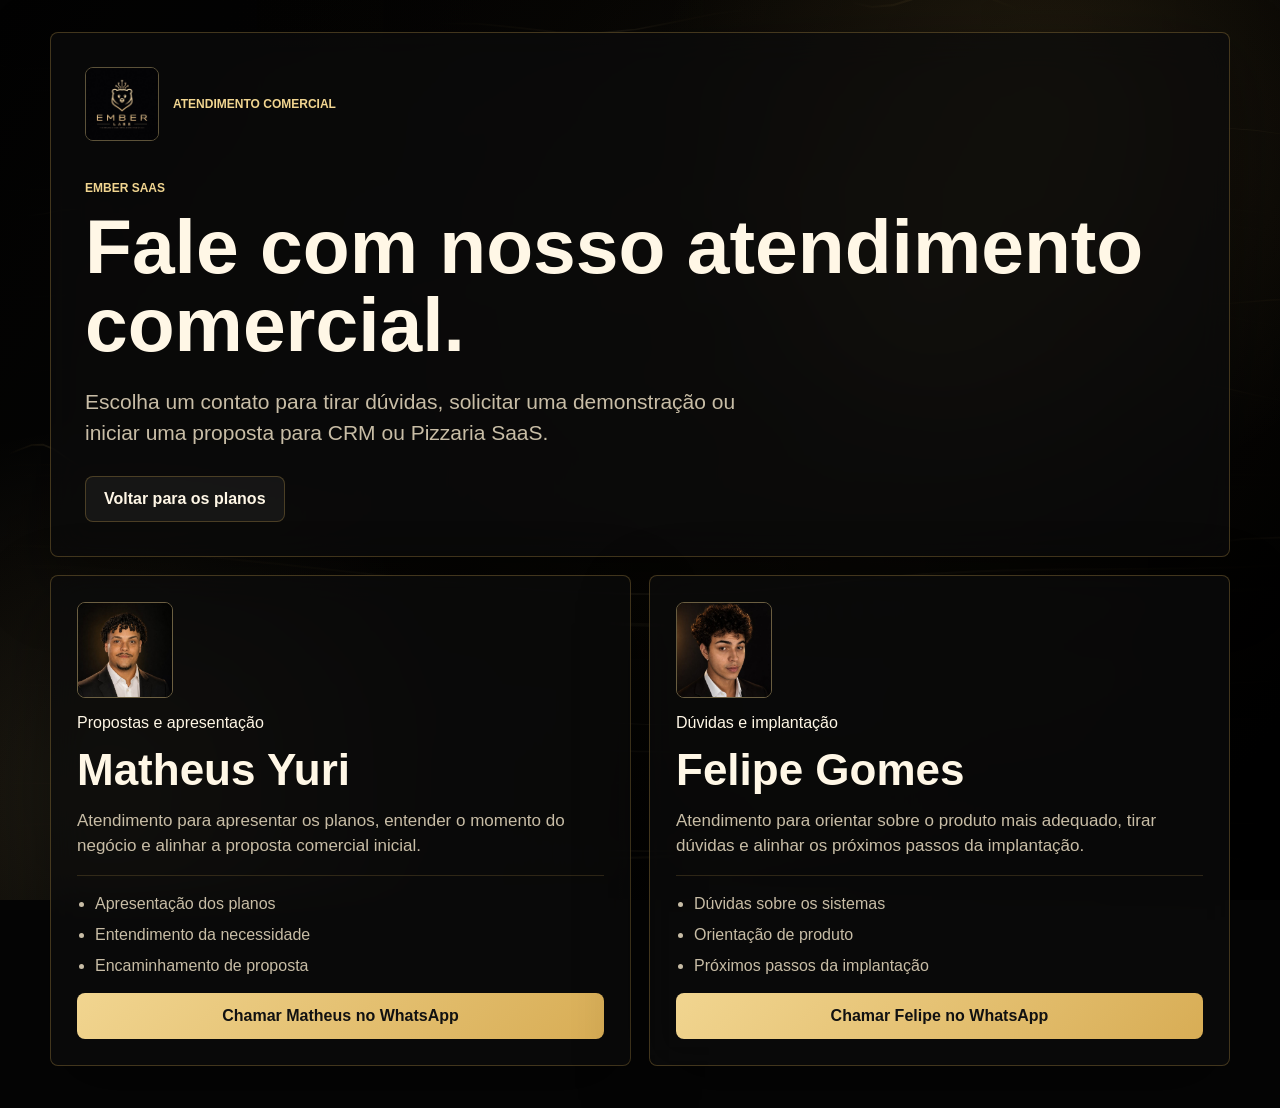
<file: planos-comerciais-site/contato/index.html>
<!doctype html>
<html lang="pt-BR">

<head>
    <meta charset="utf-8">
    <meta name="viewport" content="width=device-width, initial-scale=1">
    <meta http-equiv="Cache-Control" content="no-cache, no-store, must-revalidate">
    <meta http-equiv="Pragma" content="no-cache">
    <meta http-equiv="Expires" content="0">
    <title>Contato Comercial | EMBER SaaS</title>
    <link rel="stylesheet" href="../css/style.css?v=contato-1">
</head>

<body>
    <canvas id="waterCanvas" aria-hidden="true"></canvas>
    <div class="gold-vignette" aria-hidden="true"></div>

    <main class="page-shell contact-page">
        <header class="contact-hero">
            <div class="brand-block">
                <img src="../assets/ember-labs.png" alt="EMBER Labs" class="brand-logo">
                <span>Atendimento comercial</span>
            </div>
            <div>
                <p class="eyebrow">EMBER SaaS</p>
                <h1>Fale com nosso atendimento comercial.</h1>
                <p class="hero-text">Escolha um contato para tirar dúvidas, solicitar uma demonstração ou iniciar uma proposta para CRM ou Pizzaria SaaS.</p>
            </div>
            <a href="../" class="secondary-action contact-back">Voltar para os planos</a>
        </header>

        <section class="profile-grid" aria-label="Perfis comerciais">
            <article class="profile-card">
                <img src="../assets/matheus-yuri.jpg" alt="Matheus Yuri" class="profile-photo">
                <span class="contact-meta">Propostas e apresentação</span>
                <h2>Matheus Yuri</h2>
                <p>Atendimento para apresentar os planos, entender o momento do negócio e alinhar a proposta comercial inicial.</p>
                <ul class="profile-list">
                    <li>Apresentação dos planos</li>
                    <li>Entendimento da necessidade</li>
                    <li>Encaminhamento de proposta</li>
                </ul>
                <a class="primary-action" href="https://wa.me/5511915969577?text=Ola%20Matheus%2C%20quero%20saber%20mais%20sobre%20os%20planos%20da%20EMBER." target="_blank" rel="noopener">
                    Chamar Matheus no WhatsApp
                </a>
            </article>

            <article class="profile-card">
                <img src="../assets/felipe-gomes.jpg" alt="Felipe Gomes" class="profile-photo">
                <span class="contact-meta">Dúvidas e implantação</span>
                <h2>Felipe Gomes</h2>
                <p>Atendimento para orientar sobre o produto mais adequado, tirar dúvidas e alinhar os próximos passos da implantação.</p>
                <ul class="profile-list">
                    <li>Dúvidas sobre os sistemas</li>
                    <li>Orientação de produto</li>
                    <li>Próximos passos da implantação</li>
                </ul>
                <a class="primary-action" href="https://wa.me/5511975478713?text=Ola%20Felipe%2C%20quero%20saber%20mais%20sobre%20CRM%20e%20Pizzaria%20SaaS." target="_blank" rel="noopener">
                    Chamar Felipe no WhatsApp
                </a>
            </article>
        </section>
    </main>

    <script src="../js/app.js?v=contato-1"></script>
</body>

</html>
</file>
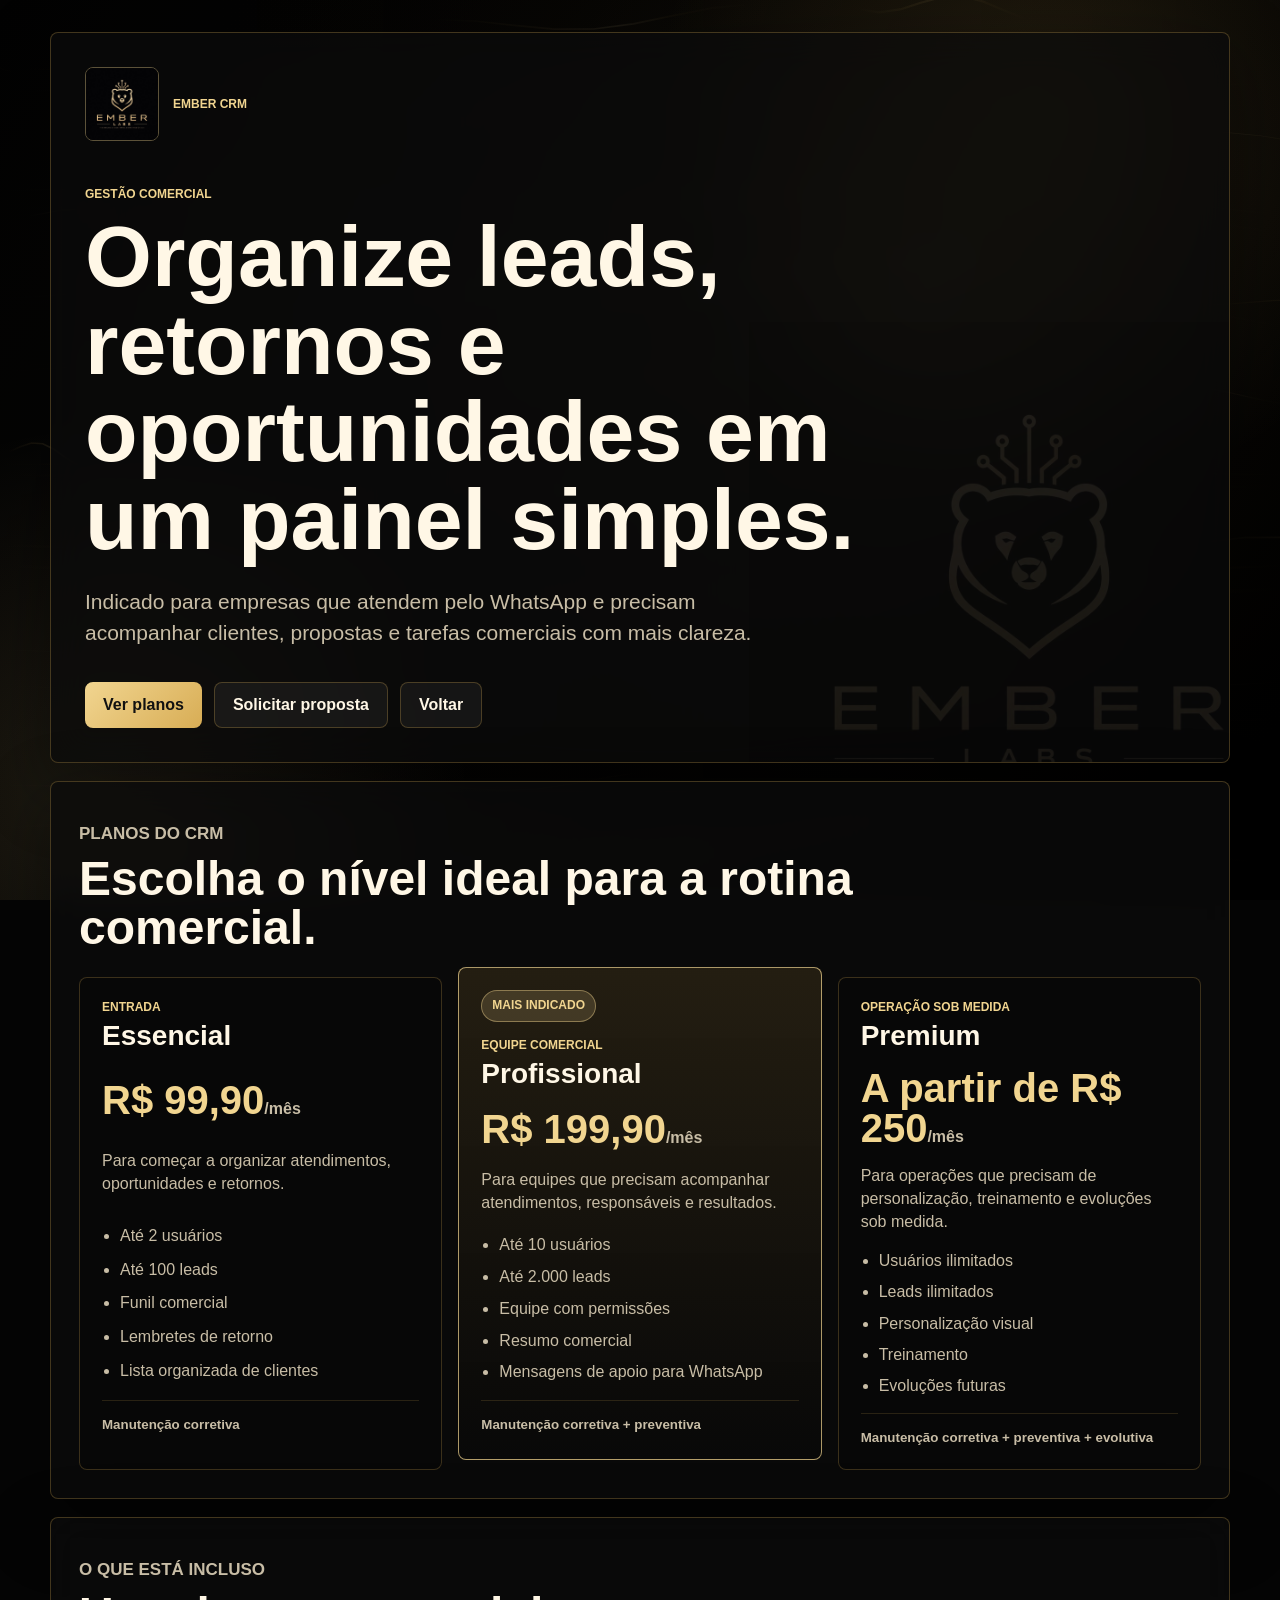
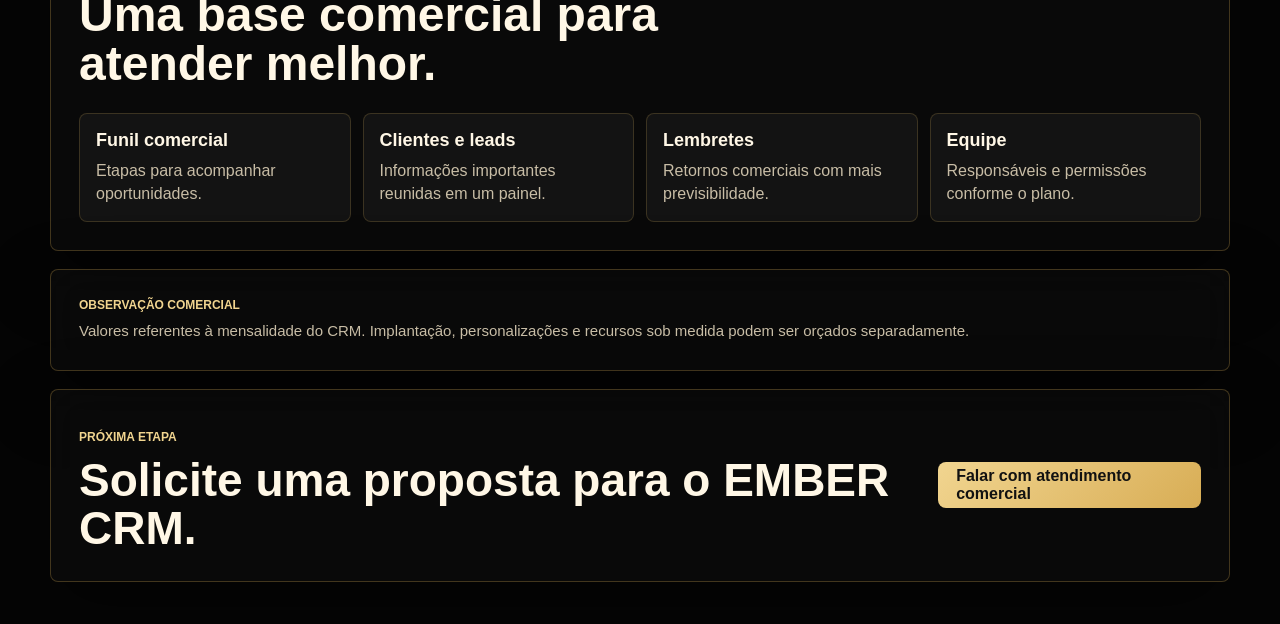
<file: planos-comerciais-site/crm/index.html>
<!doctype html>
<html lang="pt-BR">

<head>
    <meta charset="utf-8">
    <meta name="viewport" content="width=device-width, initial-scale=1">
    <meta http-equiv="Cache-Control" content="no-cache, no-store, must-revalidate">
    <meta http-equiv="Pragma" content="no-cache">
    <meta http-equiv="Expires" content="0">
    <title>EMBER CRM | Apresentação Comercial</title>
    <link rel="stylesheet" href="../css/style.css?v=produto-1">
</head>

<body>
    <canvas id="waterCanvas" aria-hidden="true"></canvas>
    <div class="gold-vignette" aria-hidden="true"></div>

    <main class="page-shell">
        <header class="hero product-hero">
            <div class="brand-block">
                <img src="../assets/ember-labs.png" alt="EMBER Labs" class="brand-logo">
                <span>EMBER CRM</span>
            </div>
            <div class="hero-copy">
                <p class="eyebrow">Gestão comercial</p>
                <h1>Organize leads, retornos e oportunidades em um painel simples.</h1>
                <p class="hero-text">Indicado para empresas que atendem pelo WhatsApp e precisam acompanhar clientes, propostas e tarefas comerciais com mais clareza.</p>
            </div>
            <div class="hero-actions">
                <a href="#planos" class="primary-action">Ver planos</a>
                <a href="../contato/" class="secondary-action">Solicitar proposta</a>
                <a href="../" class="secondary-action">Voltar</a>
            </div>
        </header>

        <section class="plans-section" id="planos">
            <div class="section-head">
                <p class="eyebrow">Planos do CRM</p>
                <h2>Escolha o nível ideal para a rotina comercial.</h2>
            </div>
            <div class="plans-grid">
                <article class="plan-card">
                    <div class="plan-top"><span>Entrada</span><h3>Essencial</h3></div>
                    <strong class="price">R$ 99,90<span>/mês</span></strong>
                    <p>Para começar a organizar atendimentos, oportunidades e retornos.</p>
                    <ul>
                        <li>Até 2 usuários</li>
                        <li>Até 100 leads</li>
                        <li>Funil comercial</li>
                        <li>Lembretes de retorno</li>
                        <li>Lista organizada de clientes</li>
                    </ul>
                    <small>Manutenção corretiva</small>
                </article>
                <article class="plan-card featured">
                    <div class="plan-badge">Mais indicado</div>
                    <div class="plan-top"><span>Equipe comercial</span><h3>Profissional</h3></div>
                    <strong class="price">R$ 199,90<span>/mês</span></strong>
                    <p>Para equipes que precisam acompanhar atendimentos, responsáveis e resultados.</p>
                    <ul>
                        <li>Até 10 usuários</li>
                        <li>Até 2.000 leads</li>
                        <li>Equipe com permissões</li>
                        <li>Resumo comercial</li>
                        <li>Mensagens de apoio para WhatsApp</li>
                    </ul>
                    <small>Manutenção corretiva + preventiva</small>
                </article>
                <article class="plan-card">
                    <div class="plan-top"><span>Operação sob medida</span><h3>Premium</h3></div>
                    <strong class="price">A partir de R$ 250<span>/mês</span></strong>
                    <p>Para operações que precisam de personalização, treinamento e evoluções sob medida.</p>
                    <ul>
                        <li>Usuários ilimitados</li>
                        <li>Leads ilimitados</li>
                        <li>Personalização visual</li>
                        <li>Treinamento</li>
                        <li>Evoluções futuras</li>
                    </ul>
                    <small>Manutenção corretiva + preventiva + evolutiva</small>
                </article>
            </div>
        </section>

        <section class="included-section">
            <div class="section-head compact">
                <p class="eyebrow">O que está incluso</p>
                <h2>Uma base comercial para atender melhor.</h2>
            </div>
            <div class="included-grid">
                <div><strong>Funil comercial</strong><span>Etapas para acompanhar oportunidades.</span></div>
                <div><strong>Clientes e leads</strong><span>Informações importantes reunidas em um painel.</span></div>
                <div><strong>Lembretes</strong><span>Retornos comerciais com mais previsibilidade.</span></div>
                <div><strong>Equipe</strong><span>Responsáveis e permissões conforme o plano.</span></div>
            </div>
        </section>

        <section class="commercial-note">
            <strong>Observação comercial</strong>
            <p>Valores referentes à mensalidade do CRM. Implantação, personalizações e recursos sob medida podem ser orçados separadamente.</p>
        </section>

        <section class="cta-panel">
            <div>
                <p class="eyebrow">Próxima etapa</p>
                <h2>Solicite uma proposta para o EMBER CRM.</h2>
            </div>
            <a href="../contato/" class="primary-action">Falar com atendimento comercial</a>
        </section>
    </main>

    <a class="mobile-contact-bar" href="../contato/">Solicitar proposta</a>
    <script src="../js/app.js?v=produto-1"></script>
</body>

</html>
</file>
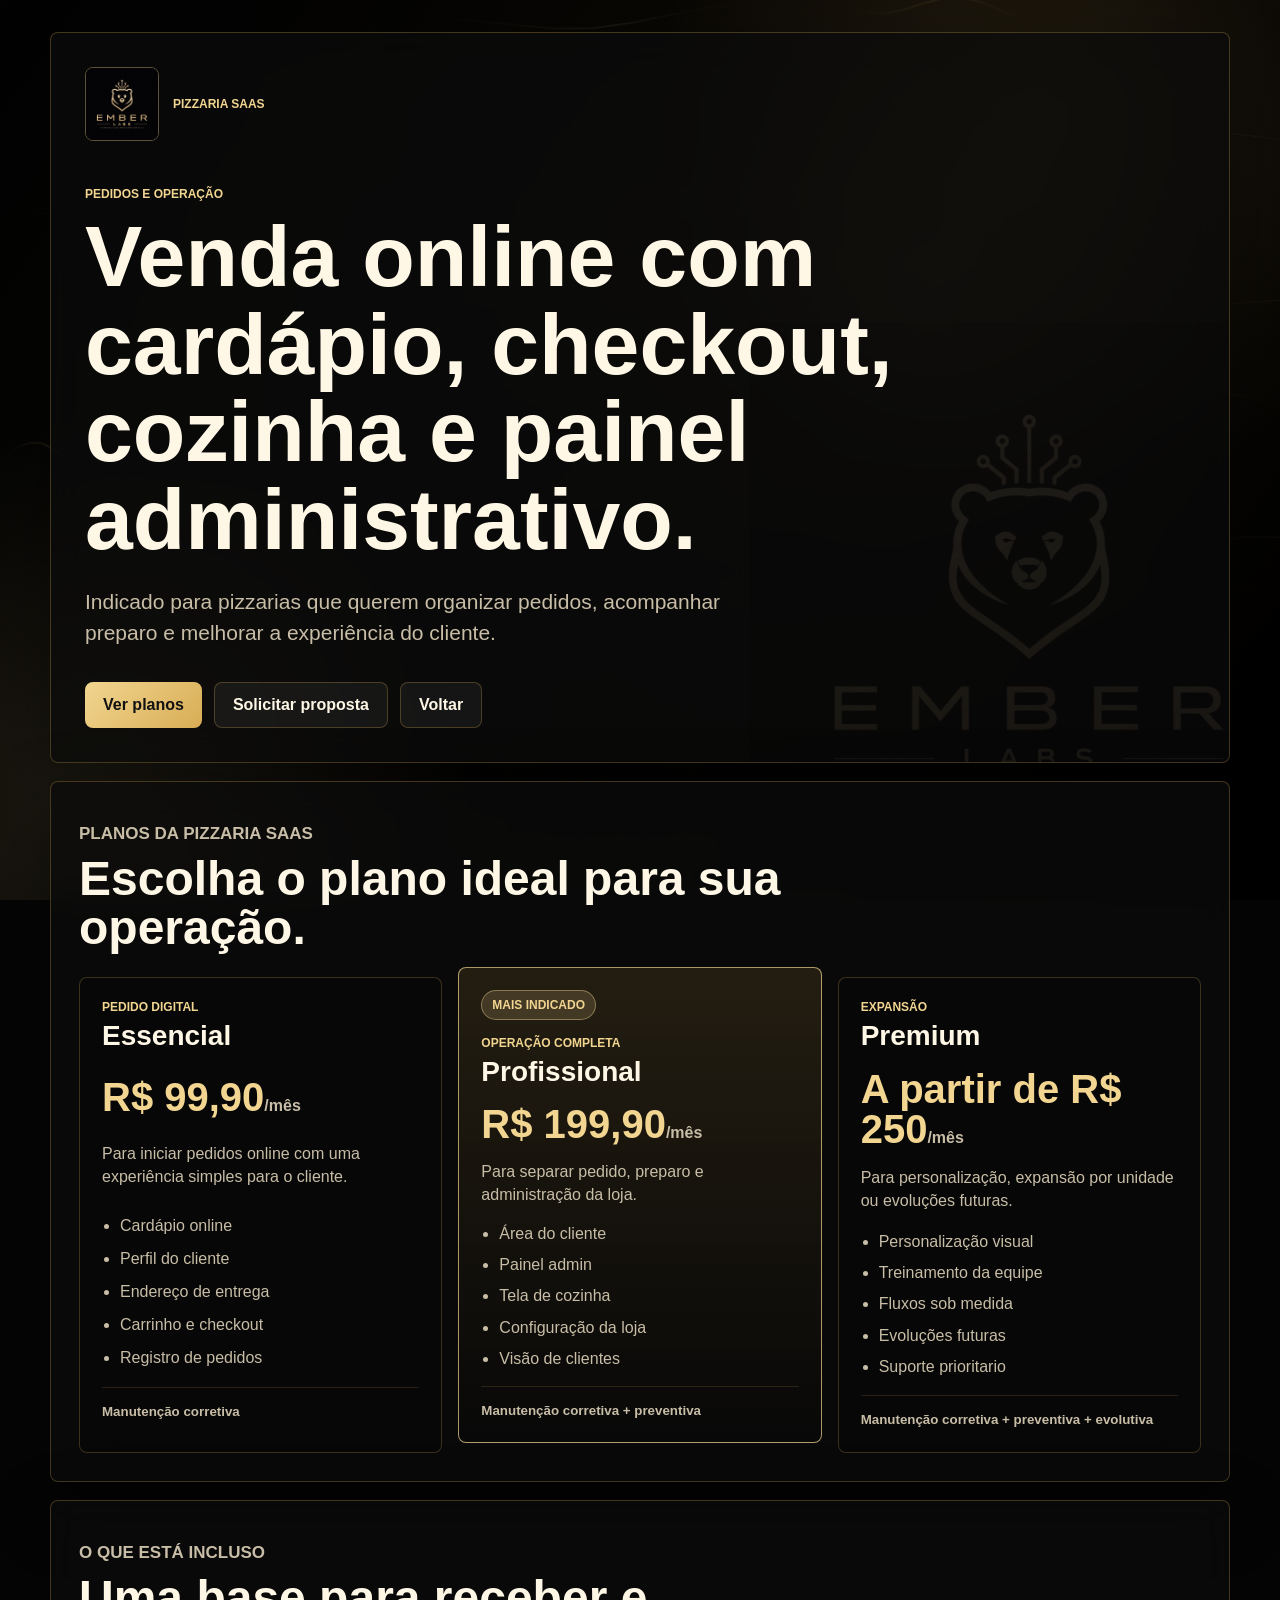
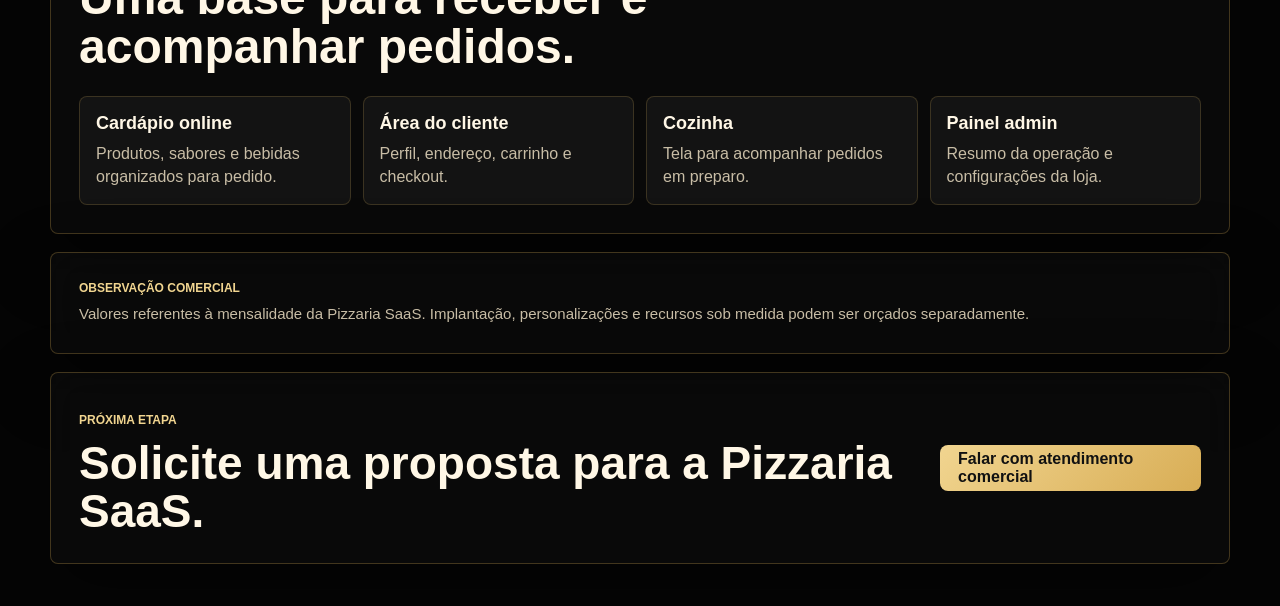
<file: planos-comerciais-site/pizzaria/index.html>
<!doctype html>
<html lang="pt-BR">

<head>
    <meta charset="utf-8">
    <meta name="viewport" content="width=device-width, initial-scale=1">
    <meta http-equiv="Cache-Control" content="no-cache, no-store, must-revalidate">
    <meta http-equiv="Pragma" content="no-cache">
    <meta http-equiv="Expires" content="0">
    <title>Pizzaria SaaS | Apresentação Comercial</title>
    <link rel="stylesheet" href="../css/style.css?v=produto-1">
</head>

<body>
    <canvas id="waterCanvas" aria-hidden="true"></canvas>
    <div class="gold-vignette" aria-hidden="true"></div>

    <main class="page-shell">
        <header class="hero product-hero">
            <div class="brand-block">
                <img src="../assets/ember-labs.png" alt="EMBER Labs" class="brand-logo">
                <span>Pizzaria SaaS</span>
            </div>
            <div class="hero-copy">
                <p class="eyebrow">Pedidos e operação</p>
                <h1>Venda online com cardápio, checkout, cozinha e painel administrativo.</h1>
                <p class="hero-text">Indicado para pizzarias que querem organizar pedidos, acompanhar preparo e melhorar a experiência do cliente.</p>
            </div>
            <div class="hero-actions">
                <a href="#planos" class="primary-action">Ver planos</a>
                <a href="../contato/" class="secondary-action">Solicitar proposta</a>
                <a href="../" class="secondary-action">Voltar</a>
            </div>
        </header>

        <section class="plans-section" id="planos">
            <div class="section-head">
                <p class="eyebrow">Planos da Pizzaria SaaS</p>
                <h2>Escolha o plano ideal para sua operação.</h2>
            </div>
            <div class="plans-grid">
                <article class="plan-card">
                    <div class="plan-top"><span>Pedido digital</span><h3>Essencial</h3></div>
                    <strong class="price">R$ 99,90<span>/mês</span></strong>
                    <p>Para iniciar pedidos online com uma experiência simples para o cliente.</p>
                    <ul>
                        <li>Cardápio online</li>
                        <li>Perfil do cliente</li>
                        <li>Endereço de entrega</li>
                        <li>Carrinho e checkout</li>
                        <li>Registro de pedidos</li>
                    </ul>
                    <small>Manutenção corretiva</small>
                </article>
                <article class="plan-card featured">
                    <div class="plan-badge">Mais indicado</div>
                    <div class="plan-top"><span>Operação completa</span><h3>Profissional</h3></div>
                    <strong class="price">R$ 199,90<span>/mês</span></strong>
                    <p>Para separar pedido, preparo e administração da loja.</p>
                    <ul>
                        <li>Área do cliente</li>
                        <li>Painel admin</li>
                        <li>Tela de cozinha</li>
                        <li>Configuração da loja</li>
                        <li>Visão de clientes</li>
                    </ul>
                    <small>Manutenção corretiva + preventiva</small>
                </article>
                <article class="plan-card">
                    <div class="plan-top"><span>Expansão</span><h3>Premium</h3></div>
                    <strong class="price">A partir de R$ 250<span>/mês</span></strong>
                    <p>Para personalização, expansão por unidade ou evoluções futuras.</p>
                    <ul>
                        <li>Personalização visual</li>
                        <li>Treinamento da equipe</li>
                        <li>Fluxos sob medida</li>
                        <li>Evoluções futuras</li>
                        <li>Suporte prioritario</li>
                    </ul>
                    <small>Manutenção corretiva + preventiva + evolutiva</small>
                </article>
            </div>
        </section>

        <section class="included-section">
            <div class="section-head compact">
                <p class="eyebrow">O que está incluso</p>
                <h2>Uma base para receber e acompanhar pedidos.</h2>
            </div>
            <div class="included-grid">
                <div><strong>Cardápio online</strong><span>Produtos, sabores e bebidas organizados para pedido.</span></div>
                <div><strong>Área do cliente</strong><span>Perfil, endereço, carrinho e checkout.</span></div>
                <div><strong>Cozinha</strong><span>Tela para acompanhar pedidos em preparo.</span></div>
                <div><strong>Painel admin</strong><span>Resumo da operação e configurações da loja.</span></div>
            </div>
        </section>

        <section class="commercial-note">
            <strong>Observação comercial</strong>
            <p>Valores referentes à mensalidade da Pizzaria SaaS. Implantação, personalizações e recursos sob medida podem ser orçados separadamente.</p>
        </section>

        <section class="cta-panel">
            <div>
                <p class="eyebrow">Próxima etapa</p>
                <h2>Solicite uma proposta para a Pizzaria SaaS.</h2>
            </div>
            <a href="../contato/" class="primary-action">Falar com atendimento comercial</a>
        </section>
    </main>

    <a class="mobile-contact-bar" href="../contato/">Solicitar proposta</a>
    <script src="../js/app.js?v=produto-1"></script>
</body>

</html>
</file>
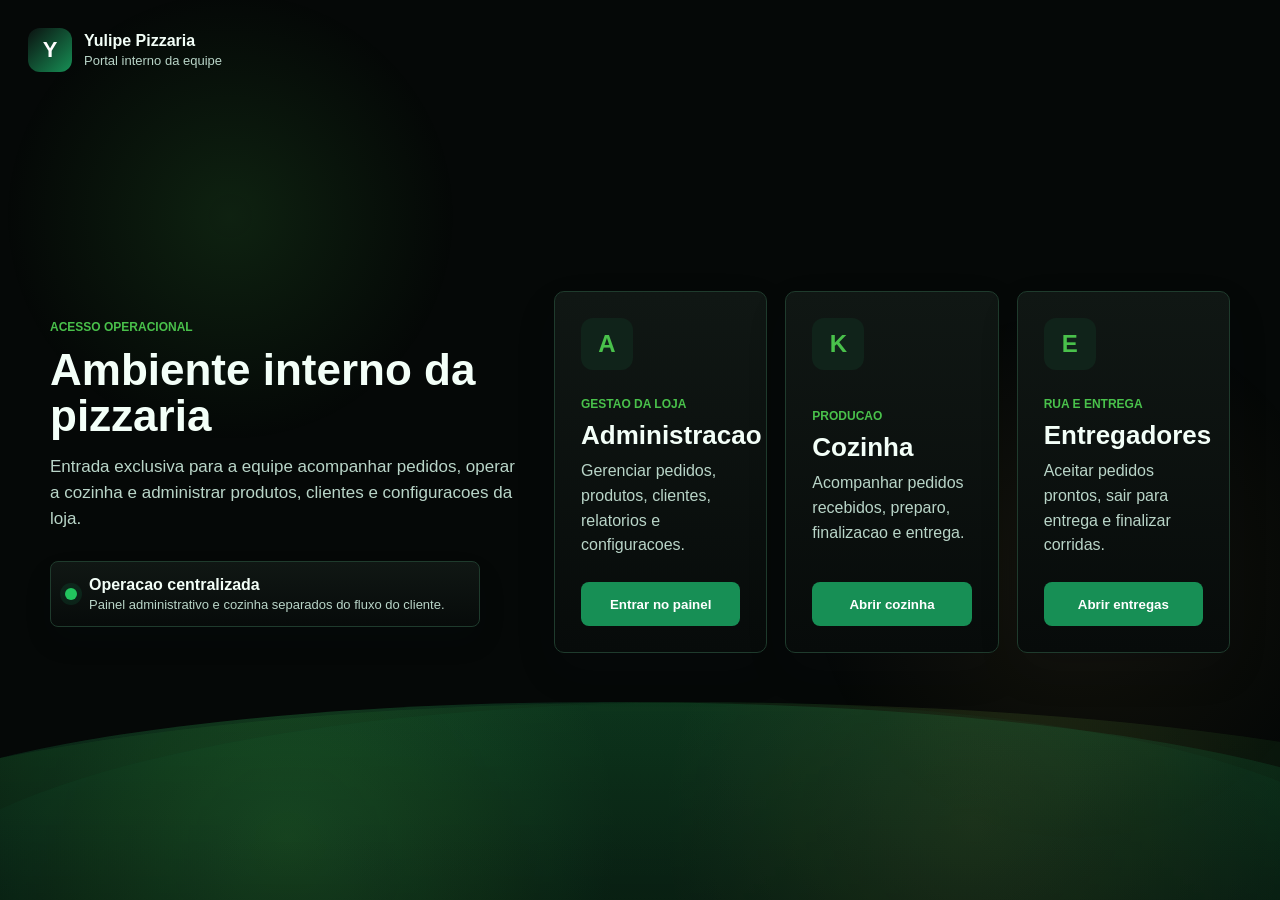
<file: apps/pizzaria/acesso/index.html>
<!DOCTYPE html>
<html lang="pt-BR">

<head>
    <meta charset="UTF-8">
    <meta name="viewport" content="width=device-width, initial-scale=1.0">
    <title>Yulipe Acesso</title>
    <meta name="theme-color" content="#0f5132">
    <link rel="manifest" href="../manifest.webmanifest">
    <link rel="stylesheet" href="css/style.css">
</head>

<body>
    <div class="app-shell">
        <header class="topbar">
            <div class="brand">
                <span class="brand-mark">Y</span>
                <div>
                    <strong>Yulipe Pizzaria</strong>
                    <small>Portal interno da equipe</small>
                </div>
            </div>
        </header>

        <main class="container">
            <section class="intro">
                <span class="eyebrow">Acesso operacional</span>
                <h1>Ambiente interno da pizzaria</h1>
                <p>Entrada exclusiva para a equipe acompanhar pedidos, operar a cozinha e administrar produtos, clientes e configuracoes da loja.</p>

                <div class="status-card">
                    <span class="status-dot"></span>
                    <div>
                        <strong>Operacao centralizada</strong>
                        <small>Painel administrativo e cozinha separados do fluxo do cliente.</small>
                    </div>
                </div>
            </section>

            <section class="cards" aria-label="Acessos internos">
                <div class="card restaurante" id="abrirLogin">
                    <div class="icone">A</div>
                    <div>
                        <span class="card-label">Gestao da loja</span>
                        <h2>Administracao</h2>
                        <p>Gerenciar pedidos, produtos, clientes, relatorios e configuracoes.</p>
                    </div>
                    <button type="button">Entrar no painel</button>
                </div>

                <div class="card cozinha" id="abrirCozinha">
                    <div class="icone">K</div>
                    <div>
                        <span class="card-label">Producao</span>
                        <h2>Cozinha</h2>
                        <p>Acompanhar pedidos recebidos, preparo, finalizacao e entrega.</p>
                    </div>
                    <button type="button">Abrir cozinha</button>
                </div>

                <div class="card entregas" id="abrirEntregador">
                    <div class="icone">E</div>
                    <div>
                        <span class="card-label">Rua e entrega</span>
                        <h2>Entregadores</h2>
                        <p>Aceitar pedidos prontos, sair para entrega e finalizar corridas.</p>
                    </div>
                    <button type="button">Abrir entregas</button>
                </div>
            </section>
        </main>
    </div>

    <div class="modal" id="modalLogin" aria-hidden="true">
        <div class="modal-box" role="dialog" aria-modal="true" aria-labelledby="modalTitle">
            <button class="fechar" type="button" aria-label="Fechar">&times;</button>
            <h2 id="modalTitle">Acesso Restaurante</h2>

            <label for="codigo">Codigo da loja</label>
            <input type="text" id="codigo" autocomplete="organization" placeholder="Ex.: YULIPE-001">

            <label for="pin">PIN</label>
            <input type="password" id="pin" maxlength="6" inputmode="numeric" placeholder="PIN da loja">

            <p class="login-message" id="loginMessage" role="status" aria-live="polite"></p>
            <button id="btnEntrar" type="button">Entrar no painel</button>
            <small class="login-hint">Acesso restrito a equipe autorizada.</small>
        </div>
    </div>

    <script src="js/custom.js"></script>
    <script src="../pwa.js"></script>
</body>

</html>
</file>
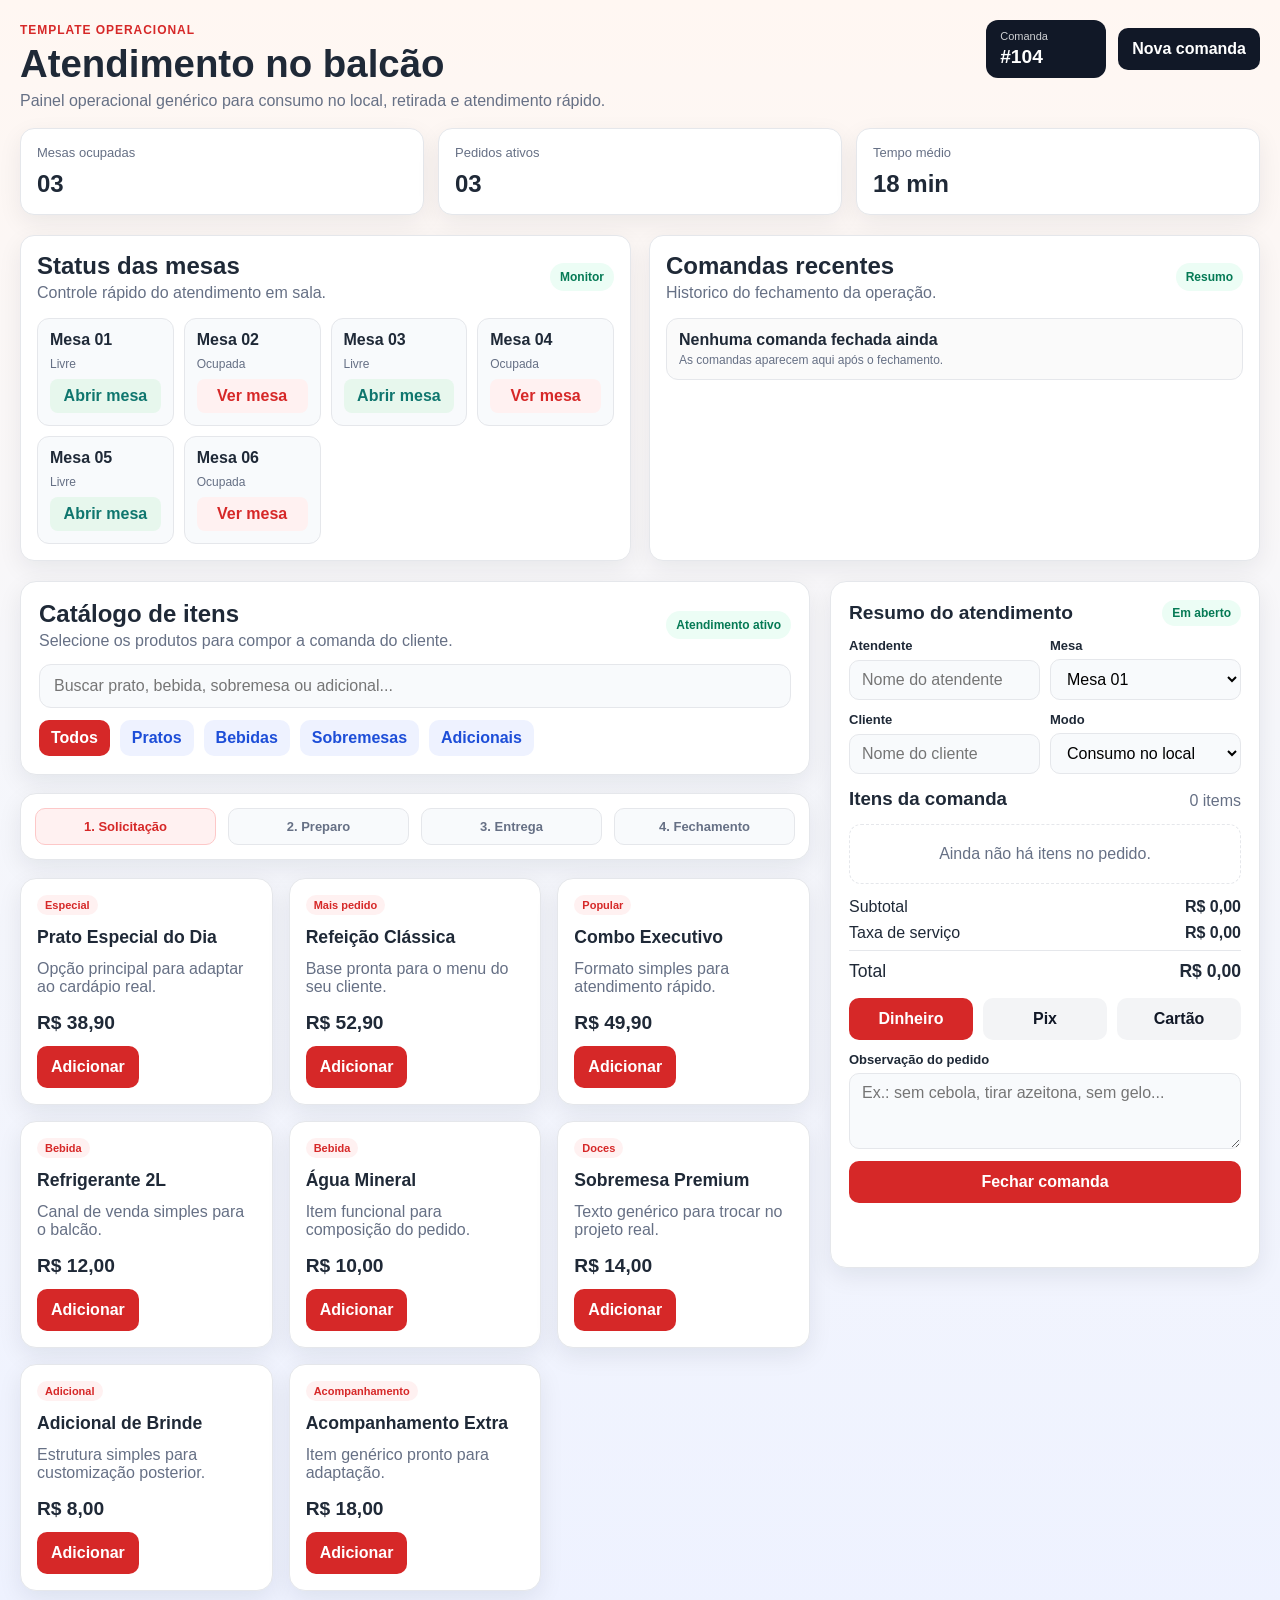
<file: apps/pizzaria/balcao/index.html>
<!DOCTYPE html>
<html lang="pt-BR">
<head>
  <meta charset="UTF-8">
  <meta name="viewport" content="width=device-width, initial-scale=1.0">
  <title>Atendimento no Balcão - Template Operacional</title>
  <link rel="stylesheet" href="css/style.css">
</head>
<body>
  <div class="app-shell">
    <header class="topbar">
      <div>
        <span class="eyebrow" id="businessLabel">Template operacional</span>
        <h1 id="pageTitle">Atendimento no balcão</h1>
        <p class="subtitle" id="pageSubtitle">Painel operacional genérico para consumo no local, retirada e atendimento rápido.</p>
      </div>

      <div class="topbar-actions">
        <div class="order-badge">
          <span>Comanda</span>
          <strong id="comandaNumero">#104</strong>
        </div>
        <button type="button" class="btn btn-secondary" id="abrirNovaComanda">Nova comanda</button>
      </div>
    </header>

    <section class="performance-row">
      <div class="performance-card">
        <span>Mesas ocupadas</span>
        <strong id="mesasOcupadasCount">04</strong>
      </div>
      <div class="performance-card">
        <span>Pedidos ativos</span>
        <strong id="pedidosAtivosCount">08</strong>
      </div>
      <div class="performance-card">
        <span>Tempo médio</span>
        <strong>18 min</strong>
      </div>
    </section>

    <section class="operations-grid">
      <div class="panel-card">
        <div class="panel-head">
          <div>
            <h2>Status das mesas</h2>
            <p>Controle rápido do atendimento em sala.</p>
          </div>
          <span class="status-pill">Monitor</span>
        </div>
        <div id="mesasPanel" class="mesas-grid"></div>
      </div>

      <div class="panel-card">
        <div class="panel-head">
          <div>
            <h2>Comandas recentes</h2>
            <p>Historico do fechamento da operação.</p>
          </div>
          <span class="status-pill">Resumo</span>
        </div>
        <div id="comandasRecentes" class="history-list"></div>
      </div>
    </section>

    <main class="layout-grid">
      <section class="catalog-section">
        <div class="filters-card">
          <div class="filters-head">
            <div>
              <h2>Catálogo de itens</h2>
              <p>Selecione os produtos para compor a comanda do cliente.</p>
            </div>
            <div class="status-pill">Atendimento ativo</div>
          </div>

          <input type="search" id="buscaProduto" placeholder="Buscar prato, bebida, sobremesa ou adicional...">
          <div class="pill-row" id="filterPills"></div>
        </div>

        <div class="workflow-card">
          <div class="workflow-step active">1. Solicitação</div>
          <div class="workflow-step">2. Preparo</div>
          <div class="workflow-step">3. Entrega</div>
          <div class="workflow-step">4. Fechamento</div>
        </div>

        <div class="catalog-grid" id="catalogGrid"></div>
      </section>

      <aside class="order-sidebar">
        <div class="summary-card">
          <div class="summary-head">
            <h2>Resumo do atendimento</h2>
            <span id="statusPedido">Em aberto</span>
          </div>

          <div class="service-grid">
            <div class="field-group">
              <label for="nomeAtendente">Atendente</label>
              <input id="nomeAtendente" type="text" placeholder="Nome do atendente">
            </div>
            <div class="field-group">
              <label for="mesaPedido">Mesa</label>
              <select id="mesaPedido">
                <option value="Mesa 01">Mesa 01</option>
                <option value="Mesa 02">Mesa 02</option>
                <option value="Mesa 03">Mesa 03</option>
                <option value="Mesa 04">Mesa 04</option>
                <option value="Mesa 05">Mesa 05</option>
                <option value="Mesa 06">Mesa 06</option>
              </select>
            </div>
          </div>

          <div class="service-grid">
            <div class="field-group">
              <label for="nomeCliente">Cliente</label>
              <input id="nomeCliente" type="text" placeholder="Nome do cliente">
            </div>
            <div class="field-group">
              <label for="tipoAtendimento">Modo</label>
              <select id="tipoAtendimento">
                <option value="consumo-local">Consumo no local</option>
                <option value="retirada">Retirada</option>
                <option value="delivery">Delivery</option>
              </select>
            </div>
          </div>

          <div class="order-header-line">
            <h3>Itens da comanda</h3>
            <span id="itensCount">0 itens</span>
          </div>
          <div id="listaPedido" class="order-list"></div>

          <div class="totals">
            <div><span>Subtotal</span><strong id="subtotalPedido">R$ 0,00</strong></div>
            <div><span>Taxa de serviço</span><strong id="taxaPedido">R$ 0,00</strong></div>
            <div class="total-row"><span>Total</span><strong id="totalPedido">R$ 0,00</strong></div>
          </div>

          <div class="payment-grid">
            <button type="button" class="btn btn-pay active" data-payment="dinheiro">Dinheiro</button>
            <button type="button" class="btn btn-pay" data-payment="pix">Pix</button>
            <button type="button" class="btn btn-pay" data-payment="cartao">Cartão</button>
          </div>

          <label class="obs-block">
            <span>Observação do pedido</span>
            <textarea id="observacaoPedido" rows="3" placeholder="Ex.: sem cebola, tirar azeitona, sem gelo..."></textarea>
          </label>

          <button type="button" class="btn btn-primary btn-full" id="finalizarPedido">Fechar comanda</button>
          <p id="mensagemPedido" class="message" aria-live="polite"></p>
        </div>
      </aside>
    </main>
  </div>

  <script src="js/config.js"></script>
  <script src="js/app.js"></script>
</body>
</html>
</file>
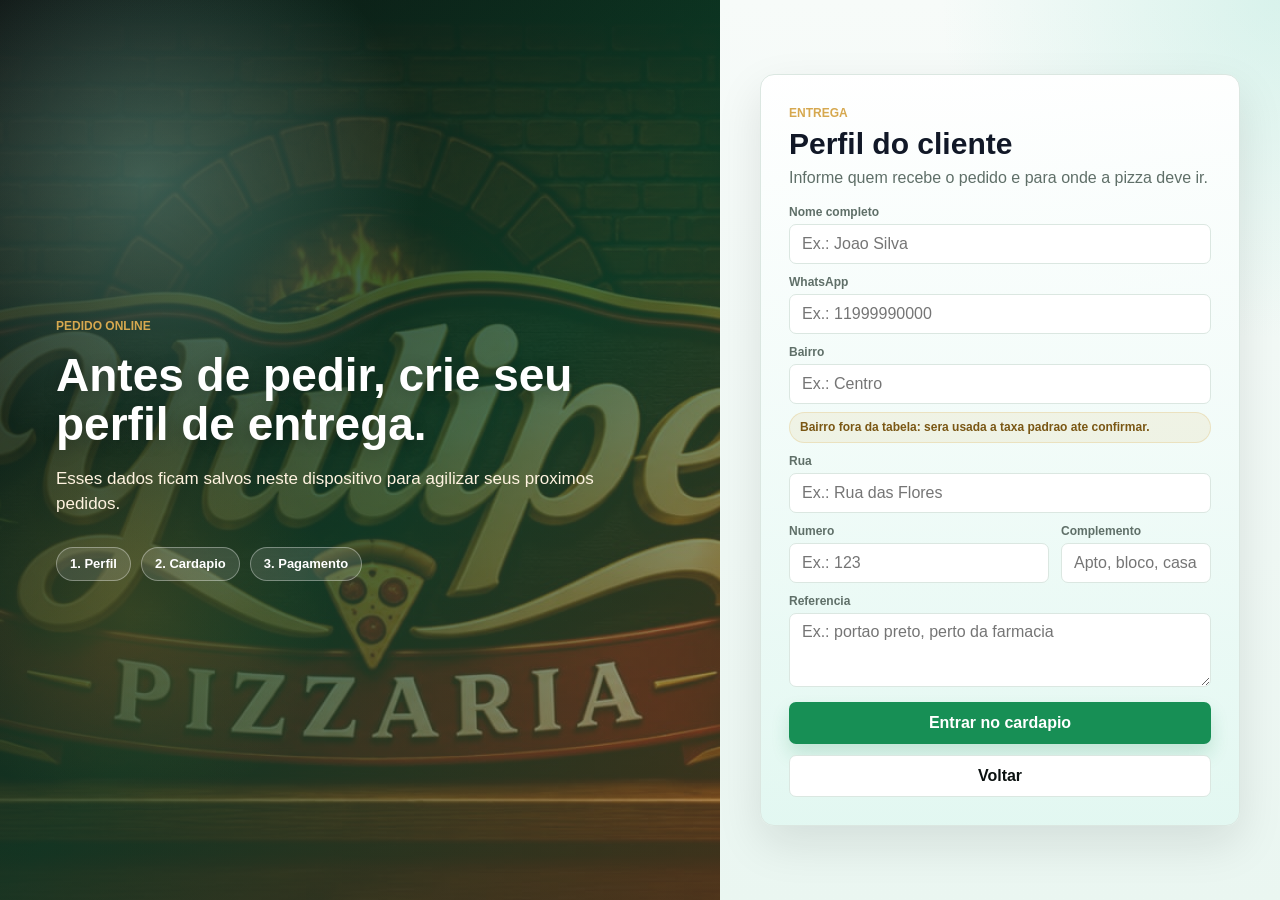
<file: apps/pizzaria/cliente-login/index.html>
<!DOCTYPE html>
<html lang="pt-BR">

<head>
    <meta charset="UTF-8">
    <meta name="viewport" content="width=device-width, initial-scale=1.0">
    <title>Yulipe - Perfil do Cliente</title>
    <meta name="theme-color" content="#0f5132">
    <link rel="manifest" href="../manifest.webmanifest">
    <link rel="stylesheet" href="css/style.css">
</head>

<body>
    <main class="login-page">
        <section class="brand-panel">
            <span class="eyebrow">Pedido online</span>
            <h1>Antes de pedir, crie seu perfil de entrega.</h1>
            <p>Esses dados ficam salvos neste dispositivo para agilizar seus proximos pedidos.</p>
            <div class="steps" aria-label="Etapas do pedido">
                <span>1. Perfil</span>
                <span>2. Cardapio</span>
                <span>3. Pagamento</span>
            </div>
        </section>

        <section class="form-panel" aria-labelledby="profileTitle">
            <div class="profile-card">
                <span class="form-kicker">Entrega</span>
                <h2 id="profileTitle">Perfil do cliente</h2>
                <p>Informe quem recebe o pedido e para onde a pizza deve ir.</p>

                <form id="customerForm" class="profile-form">
                    <div class="field">
                        <label for="customerName">Nome completo</label>
                        <input id="customerName" name="name" required autocomplete="name" placeholder="Ex.: Joao Silva">
                    </div>

                    <div class="field">
                        <label for="customerPhone">WhatsApp</label>
                        <input id="customerPhone" name="phone" required inputmode="tel" autocomplete="tel"
                            placeholder="Ex.: 11999990000">
                    </div>

                    <div class="field">
                        <label for="customerNeighborhood">Bairro</label>
                        <input id="customerNeighborhood" name="neighborhood" required autocomplete="address-level2"
                            list="deliveryNeighborhoods" placeholder="Ex.: Centro">
                        <datalist id="deliveryNeighborhoods"></datalist>
                        <small id="deliveryFeePreview" class="delivery-preview">Escolha um bairro para calcular a entrega.</small>
                    </div>

                    <div class="field">
                        <label for="customerStreet">Rua</label>
                        <input id="customerStreet" name="street" required autocomplete="address-line1"
                            placeholder="Ex.: Rua das Flores">
                    </div>

                    <div class="field small">
                        <label for="customerNumber">Numero</label>
                        <input id="customerNumber" name="number" required autocomplete="address-line2"
                            placeholder="Ex.: 123">
                    </div>

                    <div class="field">
                        <label for="customerComplement">Complemento</label>
                        <input id="customerComplement" name="complement" placeholder="Apto, bloco, casa">
                    </div>

                    <div class="field full">
                        <label for="customerReference">Referencia</label>
                        <textarea id="customerReference" name="reference" rows="3"
                            placeholder="Ex.: portao preto, perto da farmacia"></textarea>
                    </div>

                    <p class="form-message" id="formMessage" role="status" aria-live="polite"></p>
                    <button class="primary" type="submit">Entrar no cardapio</button>
                    <a class="secondary" href="../acesso/index.html">Voltar</a>
                </form>
            </div>
        </section>
    </main>

    <script src="js/custom.js"></script>
    <script src="../pwa.js"></script>
</body>

</html>
</file>
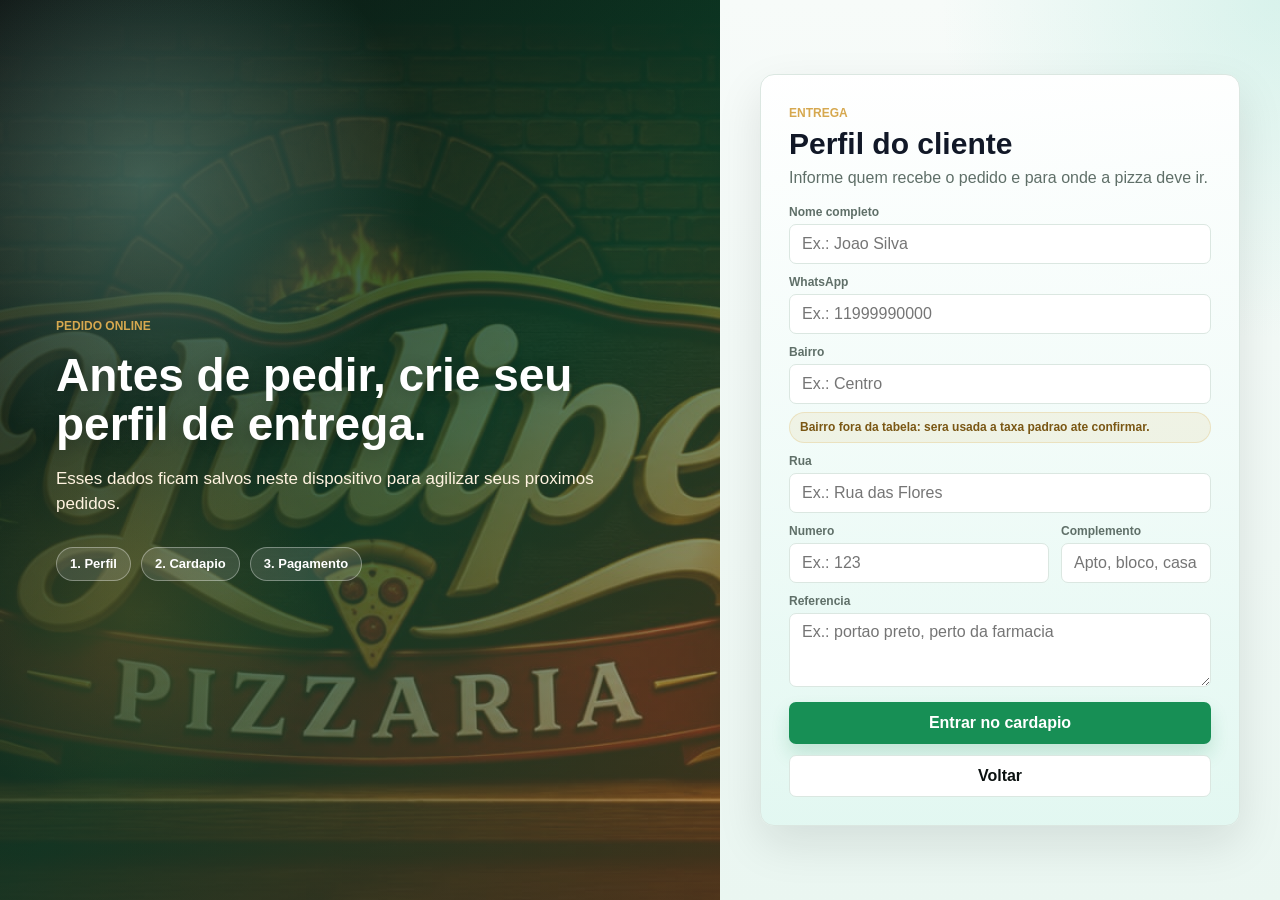
<file: apps/pizzaria/cliente/index.html>
﻿<!DOCTYPE html>
<html lang="pt-BR">

<head>
    <meta charset="UTF-8">
    <meta name="viewport" content="width=device-width, initial-scale=1.0">
    <title>Pizzaria do Yulipe</title>
    <meta name="theme-color" content="#0f5132">
    <link rel="manifest" href="../manifest.webmanifest">
    <link rel="stylesheet" href="css/style.css">
</head>

<body>
    <header>
        <div class="busca">
            <input id="buscaCardapio" type="search" placeholder="Buscar no cardapio...">
        </div>

        <nav>
            <ul>
                <li><a href="#inicio">Inicio</a></li>
                <li><a href="#salgadas">Pizzas salgadas</a></li>
                <li><a href="#doces">Pizzas doces</a></li>
                <li><a href="#bebidas">Bebidas</a></li>
            </ul>
        </nav>

        <button id="perfilClienteBtn" class="perfil-cliente-btn" type="button">Meu perfil</button>
        <button id="tema-btn" type="button" aria-label="Alternar tema">Lua</button>
    </header>

    <main>
        <section class="cliente-status" id="clienteStatus" aria-label="Perfil do cliente"></section>
        <section class="pedido-tracking" id="pedidoTracking" aria-label="Acompanhamento do pedido"></section>

        <section id="inicio" class="banner">
            <img src="midias/logo.jpg" alt="Logo da Pizzaria do Yulipe">
            <div class="hero-copy">
                <span>Pedido online</span>
                <h1>Pizzaria do Yulipe</h1>
                <p>Pizzas artesanais, montagem por sabores e entrega com acompanhamento.</p>
            </div>
        </section>

        <section class="info-pizzaria">
            <h1>Pizzaria do Yulipe</h1>
            <p>Rua Exemplo, 123 - Delivery e retirada</p>
            <div class="status">
                <span>Aberto agora</span>
                <span>Entrega e retirada</span>
            </div>
        </section>

        <section class="categorias" aria-label="Categorias do cardapio">
            <button type="button" data-scroll-target="salgadas">Pizzas salgadas</button>
            <button type="button" data-scroll-target="doces">Pizzas doces</button>
            <button type="button" data-scroll-target="bebidas">Bebidas</button>
        </section>

                <section id="salgadas" class="produtos">
            <div id="lista-produtos">
                <h2>Pizzas salgadas</h2>
                <article class="produto" data-nome="Broto salgada" data-tipo="salgada" data-limite="2" data-preco="39.99">
                    <div class="produto-info">
                        <span class="produto-tag">Ate 2 sabores</span>
                        <h3>Broto salgada</h3>
                        <p>Ideal para uma pessoa, com montagem personalizada.</p>
                    </div>
                    <strong>R$ 39,99</strong>
                    <button class="abrir-modal" type="button">Selecionar</button>
                </article>
                <article class="produto" data-nome="Grande salgada" data-tipo="salgada" data-limite="3" data-preco="54.99">
                    <div class="produto-info">
                        <span class="produto-tag">Ate 3 sabores</span>
                        <h3>Grande salgada</h3>
                        <p>Tamanho familia com combinacao de sabores.</p>
                    </div>
                    <strong>R$ 54,99</strong>
                    <button class="abrir-modal" type="button">Selecionar</button>
                </article>
            </div>
        </section>

        <section id="doces" class="produtos">
            <h2>Pizzas doces</h2>
            <article class="produto" data-nome="Broto doce" data-tipo="doce" data-limite="2" data-preco="41.99">
                <div class="produto-info">
                    <span class="produto-tag">Ate 2 sabores</span>
                    <h3>Broto doce</h3>
                    <p>Sobremesa quente com bordas opcionais.</p>
                </div>
                <strong>R$ 41,99</strong>
                <button class="abrir-modal" type="button">Selecionar</button>
            </article>
            <article class="produto" data-nome="Grande doce" data-tipo="doce" data-limite="3" data-preco="58.99">
                <div class="produto-info">
                    <span class="produto-tag">Ate 3 sabores</span>
                    <h3>Grande doce</h3>
                    <p>Pizza doce para dividir no fim do pedido.</p>
                </div>
                <strong>R$ 58,99</strong>
                <button class="abrir-modal" type="button">Selecionar</button>
            </article>
        </section>

        <section id="bebidas" class="produtos">
            <h2>Bebidas</h2>
            <article class="produto">
                <div class="produto-info">
                    <span class="produto-tag">Bebida</span>
                    <h3>Coca-Cola 2L</h3>
                    <p>Refrigerante gelado.</p>
                </div>
                <strong>R$ 12,00</strong>
                <button class="adicionar-bebida" type="button" data-nome="Coca-Cola 2L" data-preco="12">Adicionar</button>
            </article>
            <article class="produto">
                <div class="produto-info">
                    <span class="produto-tag">Bebida</span>
                    <h3>Guarana Antarctica 2L</h3>
                    <p>Refrigerante gelado.</p>
                </div>
                <strong>R$ 10,00</strong>
                <button class="adicionar-bebida" type="button" data-nome="Guarana Antarctica 2L" data-preco="10">Adicionar</button>
            </article>
            <article class="produto">
                <div class="produto-info">
                    <span class="produto-tag">Bebida</span>
                    <h3>Fanta Laranja 2L</h3>
                    <p>Refrigerante gelado.</p>
                </div>
                <strong>R$ 11,00</strong>
                <button class="adicionar-bebida" type="button" data-nome="Fanta Laranja 2L" data-preco="11">Adicionar</button>
            </article>
            <article class="produto">
                <div class="produto-info">
                    <span class="produto-tag">Bebida</span>
                    <h3>Agua mineral</h3>
                    <p>500ml.</p>
                </div>
                <strong>R$ 3,50</strong>
                <button class="adicionar-bebida" type="button" data-nome="Agua mineral" data-preco="3.5">Adicionar</button>
            </article>
        </section>
    </main>

    <aside class="sacola">
        <h2>Sua sacola</h2>
        <div class="sacola-empty-hint">Monte sua primeira pizza e acompanhe o pedido por aqui.</div>
        <div class="itens-sacola"><p>Sacola vazia</p></div>
        <hr>
        <p id="subtotalSacola">Subtotal: R$ 0,00</p>
        <p id="taxaSacola">Taxa de entrega: R$ 0,00</p>
        <h3 id="totalSacola">Total: R$ 0,00</h3>
        <p id="sacolaMessage" class="sacola-message" role="status" aria-live="polite"></p>
        <button id="finalizarPedido" type="button">Finalizar pedido</button>
    </aside>

    <div class="modal" aria-hidden="true">
        <div class="modal-content" role="dialog" aria-modal="true" aria-labelledby="tituloPizza">
            <button class="fechar" type="button" aria-label="Fechar">&times;</button>
            <h2 id="tituloPizza">Montar pizza</h2>
            <h3>Escolha os sabores</h3>
            <div id="saboresOpcoes" class="sabores-opcoes"></div>
            <p id="pizzaMessage" class="pizza-message" role="status" aria-live="polite"></p>
            <hr>
            <h3>Borda recheada</h3>
            <select id="borda">
                <option value="sem">Sem borda</option>
                <option value="catupiry">Catupiry (+R$ 8,00)</option>
                <option value="cheddar">Cheddar (+R$ 8,00)</option>
                <option value="chocolate">Chocolate (+R$ 10,00)</option>
            </select>
            <hr>
            <textarea id="obs" placeholder="Ex.: sem cebola, massa bem assada..."></textarea>
            <hr>
            <button id="addCarrinho" type="button">Adicionar ao carrinho</button>
        </div>
    </div>

    <div class="checkout-modal" id="checkoutModal" aria-hidden="true">
        <div class="checkout-content" role="dialog" aria-modal="true" aria-labelledby="checkoutTitle">
            <button class="fechar-checkout" type="button" aria-label="Fechar">&times;</button>
            <h2 id="checkoutTitle">Confirmar pedido</h2>

            <section class="checkout-section">
                <h3>Entrega</h3>
                <div id="checkoutCliente" class="checkout-box"></div>
                <button id="editarPerfilCheckout" class="link-action" type="button">Editar perfil</button>
            </section>

            <section class="checkout-section">
                <h3>Resumo</h3>
                <div id="checkoutResumo" class="checkout-box"></div>
            </section>

            <section class="checkout-section">
                <div class="payment-head">
                    <div>
                        <span>Pagamento</span>
                        <h3>Como voce prefere pagar?</h3>
                    </div>
                    <small id="paymentHint">Confirmacao rapida via Pix.</small>
                </div>
                <div class="payment-options payment-cards">
                    <label>
                        <input type="radio" name="paymentMethod" value="Pix" checked>
                        <strong>Pix</strong>
                        <span>Chave enviada na confirmacao</span>
                    </label>
                    <label>
                        <input type="radio" name="paymentMethod" value="Cartao na entrega">
                        <strong>Cartao</strong>
                        <span>Credito ou debito na entrega</span>
                    </label>
                    <label>
                        <input type="radio" name="paymentMethod" value="Dinheiro">
                        <strong>Dinheiro</strong>
                        <span>Informe o troco se precisar</span>
                    </label>
                </div>
                <div class="field-troco" id="trocoField">
                    <label for="trocoPara">Troco para quanto?</label>
                    <input id="trocoPara" inputmode="decimal" placeholder="Ex.: 100,00">
                </div>
            </section>

            <p id="checkoutMessage" class="checkout-message" role="status" aria-live="polite"></p>
            <button id="confirmarPedido" type="button">Confirmar pedido</button>
        </div>
    </div>

    <div id="pedidoCardContainer" aria-live="polite"></div>

    <script src="js/custom.js"></script>
    <script src="../pwa.js"></script>
</body>
</html>
</file>
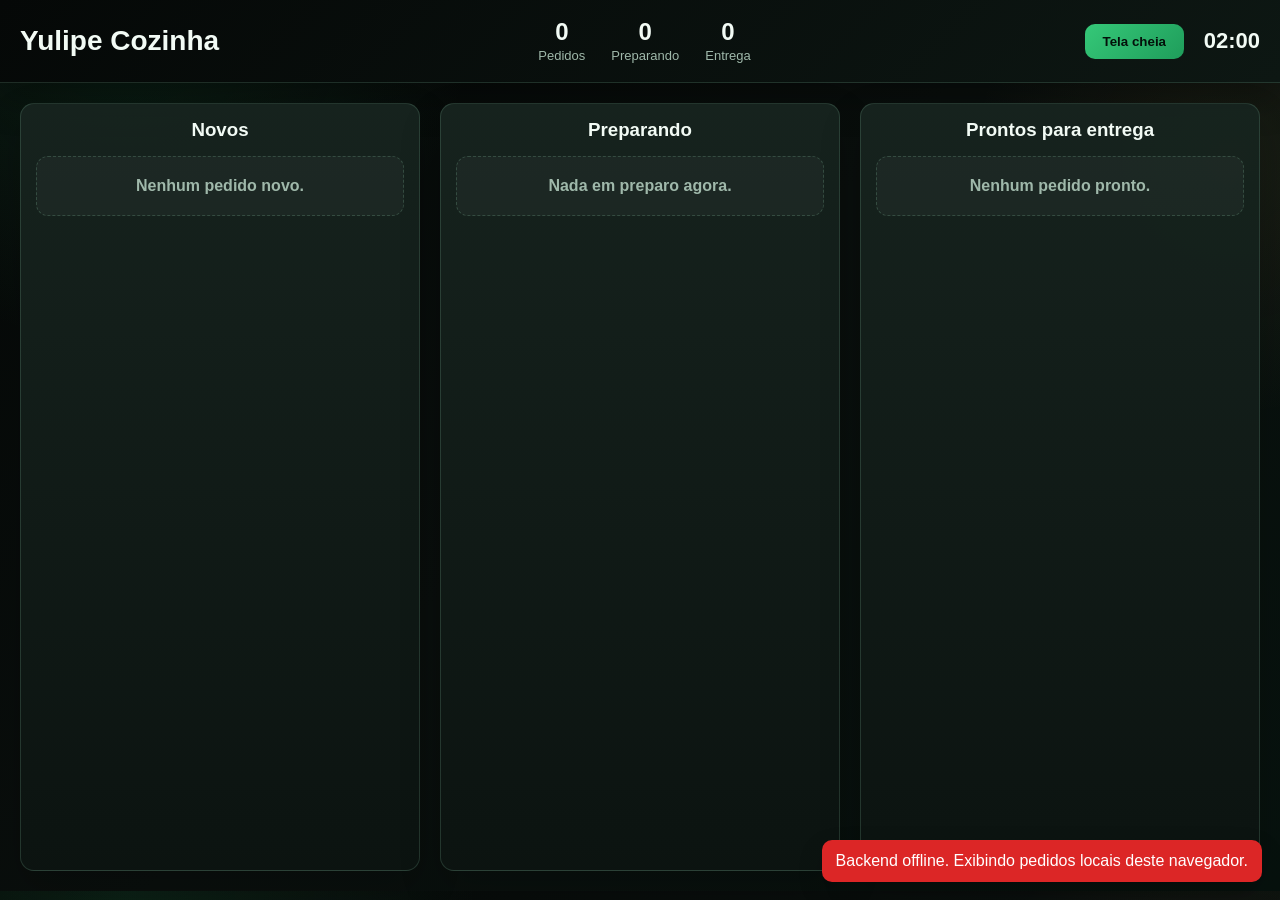
<file: apps/pizzaria/cozinha/index.html>
﻿<!DOCTYPE html>
<html lang="pt-BR">

<head>
    <meta charset="UTF-8">
    <meta name="viewport" content="width=device-width, initial-scale=1.0">
    <title>Yulipe Cozinha</title>
    <meta name="theme-color" content="#0f5132">
    <link rel="manifest" href="../manifest.webmanifest">
    <link rel="stylesheet" href="css/style.css">
</head>

<body class="dark">
    <header class="topbar">
        <div class="logo">
            <h2>Yulipe Cozinha</h2>
        </div>
        <div class="stats">
            <div class="stat"><strong id="totalPedidos">0</strong><span>Pedidos</span></div>
            <div class="stat"><strong id="emPreparo">0</strong><span>Preparando</span></div>
            <div class="stat"><strong id="prontos">0</strong><span>Entrega</span></div>
        </div>
        <div class="acoes-topo">
            <button id="btnFullscreen" type="button">Tela cheia</button>
            <span id="relogio"></span>
        </div>
    </header>

    <main class="kanban">
        <section class="coluna">
            <h3>Novos</h3>
            <div id="novos" class="dropzone" data-status="Pendente"></div>
        </section>
        <section class="coluna">
            <h3>Preparando</h3>
            <div id="preparando" class="dropzone" data-status="Em preparo"></div>
        </section>
        <section class="coluna">
            <h3>Prontos para entrega</h3>
            <div id="prontosColuna" class="dropzone" data-status="Pronto para entrega"></div>
        </section>
    </main>

    <div id="statusMessage" class="status-message" aria-live="polite"></div>
    <script src="js/custom.js?v=6"></script>
    <script src="../pwa.js"></script>
</body>
</html>
</file>
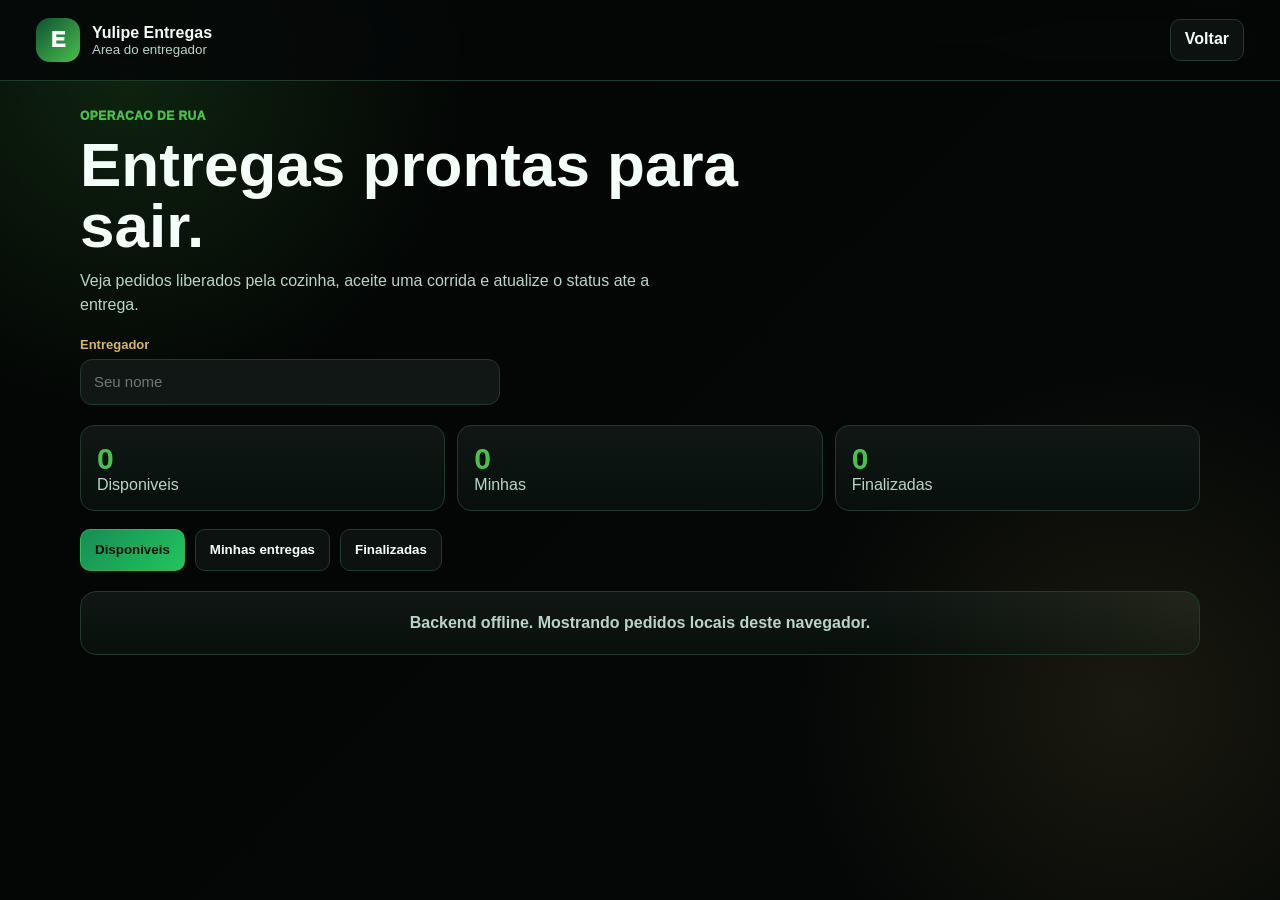
<file: apps/pizzaria/entregador/index.html>
<!DOCTYPE html>
<html lang="pt-BR">

<head>
    <meta charset="UTF-8">
    <meta name="viewport" content="width=device-width, initial-scale=1.0">
    <title>Yulipe Entregas</title>
    <meta name="theme-color" content="#0f5132">
    <link rel="manifest" href="../manifest.webmanifest">
    <link rel="stylesheet" href="css/style.css">
</head>

<body>
    <header class="topbar">
        <div class="brand">
            <span class="brand-mark">E</span>
            <div>
                <strong>Yulipe Entregas</strong>
                <small>Area do entregador</small>
            </div>
        </div>
        <a class="back-link" href="../acesso/index.html">Voltar</a>
    </header>

    <main class="app">
        <section class="hero">
            <span class="eyebrow">Operacao de rua</span>
            <h1>Entregas prontas para sair.</h1>
            <p>Veja pedidos liberados pela cozinha, aceite uma corrida e atualize o status ate a entrega.</p>

            <label class="driver-field" for="driverName">
                <span>Entregador</span>
                <input id="driverName" autocomplete="name" placeholder="Seu nome">
            </label>
        </section>

        <section class="summary" aria-label="Resumo de entregas">
            <div class="summary-card">
                <strong id="metricDisponiveis">0</strong>
                <span>Disponiveis</span>
            </div>
            <div class="summary-card">
                <strong id="metricMinhas">0</strong>
                <span>Minhas</span>
            </div>
            <div class="summary-card">
                <strong id="metricFinalizadas">0</strong>
                <span>Finalizadas</span>
            </div>
        </section>

        <nav class="tabs" aria-label="Filtro de entregas">
            <button class="active" type="button" data-tab="disponiveis">Disponiveis</button>
            <button type="button" data-tab="minhas">Minhas entregas</button>
            <button type="button" data-tab="finalizadas">Finalizadas</button>
        </nav>

        <section id="statusMessage" class="status-message" aria-live="polite"></section>
        <section id="ordersList" class="orders-list" aria-label="Lista de entregas"></section>
    </main>

    <script src="js/custom.js?v=2"></script>
    <script src="../pwa.js"></script>
</body>

</html>
</file>
<file: planos-comerciais-site/css/style.css>
:root {
  --black: #050505;
  --panel: rgba(12, 12, 12, 0.74);
  --panel-strong: rgba(7, 7, 7, 0.88);
  --gold: #d8ad55;
  --gold-soft: #f1d590;
  --gold-dark: #8d682b;
  --text: #fff7e6;
  --muted: #c8bda6;
  --line: rgba(216, 173, 85, 0.28);
  --shadow: 0 24px 70px rgba(0, 0, 0, 0.42);
}

* {
  box-sizing: border-box;
}

html {
  scroll-behavior: smooth;
}

body {
  min-height: 100vh;
  margin: 0;
  font-family: Inter, "Segoe UI", Arial, sans-serif;
  background: var(--black);
  color: var(--text);
  letter-spacing: 0;
  overflow-x: hidden;
}

#waterCanvas,
.gold-vignette {
  position: fixed;
  inset: 0;
  width: 100%;
  height: 100%;
  pointer-events: none;
}

#waterCanvas {
  z-index: 0;
}

.gold-vignette {
  z-index: 1;
  background:
    radial-gradient(circle at 82% 12%, rgba(216, 173, 85, 0.12), transparent 30%),
    radial-gradient(circle at 8% 88%, rgba(241, 213, 144, 0.1), transparent 26%),
    linear-gradient(90deg, rgba(0, 0, 0, 0.18), rgba(0, 0, 0, 0.54));
}

.page-shell {
  position: relative;
  z-index: 2;
  width: min(1180px, calc(100% - 36px));
  margin: 0 auto;
  padding: 32px 0 42px;
}

.hero,
.value-strip,
.plans-section,
.included-section,
.process-section,
.cta-panel,
.commercial-note {
  border: 1px solid var(--line);
  border-radius: 8px;
  background: var(--panel);
  box-shadow: var(--shadow);
  backdrop-filter: blur(18px);
}

.hero {
  min-height: 560px;
  padding: 34px;
  display: grid;
  grid-template-rows: auto 1fr auto;
  gap: 34px;
  overflow: hidden;
  position: relative;
}

.hero::after {
  content: "";
  position: absolute;
  right: -80px;
  bottom: -120px;
  width: 560px;
  height: 560px;
  background: url("../assets/ember-labs.png") center / contain no-repeat;
  opacity: 0.08;
  filter: saturate(0.9);
}

.brand-block {
  position: relative;
  z-index: 1;
  display: flex;
  align-items: center;
  gap: 14px;
}

.brand-logo {
  width: 74px;
  height: 74px;
  object-fit: cover;
  border: 1px solid rgba(241, 213, 144, 0.36);
  border-radius: 8px;
}

.brand-block span,
.eyebrow {
  color: var(--gold-soft);
  font-size: 12px;
  font-weight: 800;
  text-transform: uppercase;
}

.hero-copy {
  position: relative;
  z-index: 1;
  align-self: center;
  max-width: 840px;
}

.hero h1,
.section-head h2 {
  margin: 0;
  font-weight: 900;
  line-height: 1.02;
}

.hero h1 {
  margin-top: 12px;
  font-size: clamp(46px, 7vw, 86px);
}

.hero-text {
  max-width: 680px;
  margin: 22px 0 0;
  color: var(--muted);
  font-size: 21px;
  line-height: 1.48;
}

.hero-actions {
  position: relative;
  z-index: 1;
  display: flex;
  flex-wrap: wrap;
  gap: 12px;
}

.primary-action,
.secondary-action {
  min-height: 46px;
  border-radius: 8px;
  padding: 0 18px;
  display: inline-flex;
  align-items: center;
  justify-content: center;
  text-decoration: none;
  font-weight: 800;
}

.primary-action {
  background: linear-gradient(135deg, var(--gold-soft), var(--gold));
  color: #111;
}

.secondary-action {
  border: 1px solid var(--line);
  color: var(--text);
  background: rgba(255, 255, 255, 0.05);
}

.value-strip {
  margin-top: 18px;
  padding: 18px;
  display: grid;
  grid-template-columns: repeat(3, minmax(0, 1fr));
  gap: 12px;
}

.compare-strip {
  margin-top: 18px;
  padding: 28px;
  border: 1px solid var(--line);
  border-radius: 8px;
  background: var(--panel);
  box-shadow: var(--shadow);
  backdrop-filter: blur(18px);
}

.compare-grid {
  display: grid;
  grid-template-columns: repeat(3, minmax(0, 1fr));
  gap: 12px;
}

.compare-grid div,
.value-strip div,
.process-grid div {
  border: 1px solid rgba(216, 173, 85, 0.2);
  border-radius: 8px;
  background: rgba(255, 255, 255, 0.045);
  padding: 16px;
}

.value-strip strong,
.value-strip span,
.value-strip a,
.compare-grid strong,
.compare-grid span,
.plan-card span,
.plan-card small,
.process-grid span,
.process-grid strong {
  display: block;
}

.value-strip span,
.compare-grid span,
.section-head p,
.plan-card p,
.plan-card li,
.plan-card small,
.process-grid p,
.commercial-note p,
.profile-list {
  color: var(--muted);
  line-height: 1.45;
}

.value-strip span {
  margin-top: 6px;
  font-size: 13px;
}

.plans-section,
.included-section,
.process-section,
.cta-panel,
.commercial-note {
  margin-top: 18px;
  padding: 28px;
}

.section-head {
  max-width: 820px;
  margin-bottom: 24px;
}

.section-head.compact {
  max-width: 720px;
}

.section-head h2,
.commercial-note h2 {
  margin-top: 8px;
  font-size: clamp(32px, 4vw, 48px);
}

.section-head p {
  margin: 12px 0 0;
  font-size: 17px;
}

.plans-grid {
  display: grid;
  grid-template-columns: repeat(3, minmax(0, 1fr));
  gap: 16px;
  align-items: stretch;
}

.value-strip a {
  color: var(--gold-soft);
  font-size: 12px;
  font-weight: 900;
  margin-top: 12px;
  text-decoration: none;
  text-transform: uppercase;
}

.included-grid {
  display: grid;
  grid-template-columns: repeat(4, minmax(0, 1fr));
  gap: 12px;
}

.included-grid div {
  border: 1px solid rgba(216, 173, 85, 0.2);
  border-radius: 8px;
  background: rgba(255, 255, 255, 0.045);
  padding: 16px;
}

.included-grid strong,
.included-grid span {
  display: block;
}

.included-grid strong {
  color: var(--text);
  font-size: 18px;
}

.included-grid span {
  color: var(--muted);
  line-height: 1.45;
  margin-top: 8px;
}

.plan-card {
  position: relative;
  border: 1px solid rgba(216, 173, 85, 0.25);
  border-radius: 8px;
  background: var(--panel-strong);
  padding: 22px;
  display: grid;
  gap: 16px;
}

.plan-card.featured {
  border-color: rgba(241, 213, 144, 0.7);
  background:
    linear-gradient(180deg, rgba(216, 173, 85, 0.14), rgba(8, 8, 8, 0.9)),
    var(--panel-strong);
  transform: translateY(-10px);
}

.plan-badge {
  width: fit-content;
  border-radius: 999px;
  background: rgba(241, 213, 144, 0.16);
  color: var(--gold-soft);
  border: 1px solid rgba(241, 213, 144, 0.42);
  padding: 7px 10px;
  font-size: 12px;
  font-weight: 900;
  text-transform: uppercase;
}

.plan-top span {
  color: var(--gold-soft);
  font-size: 12px;
  font-weight: 800;
  text-transform: uppercase;
}

.plan-card h3 {
  margin: 6px 0 0;
  font-size: 28px;
}

.price {
  color: var(--gold-soft);
  font-size: 40px;
  line-height: 1;
}

.price span {
  display: inline;
  color: var(--muted);
  font-size: 16px;
}

.plan-card p,
.plan-card ul {
  margin: 0;
}

.plan-card ul {
  padding-left: 18px;
  display: grid;
  gap: 8px;
}

.plan-card small {
  border-top: 1px solid rgba(216, 173, 85, 0.16);
  padding-top: 14px;
  font-weight: 800;
}

.process-grid {
  display: grid;
  grid-template-columns: repeat(4, minmax(0, 1fr));
  gap: 12px;
}

.process-grid span {
  color: var(--gold-soft);
  font-size: 13px;
  font-weight: 900;
}

.process-grid strong {
  margin-top: 8px;
  font-size: 21px;
}

.process-grid p {
  margin: 8px 0 0;
  font-size: 14px;
}

.cta-panel {
  display: flex;
  align-items: center;
  justify-content: space-between;
  gap: 20px;
}

.cta-panel h2 {
  font-size: clamp(30px, 4vw, 46px);
  line-height: 1.05;
  margin: 8px 0 0;
}

.mobile-contact-bar {
  display: none;
}

.commercial-note {
  display: grid;
  gap: 8px;
}

.commercial-note strong {
  color: var(--gold-soft);
  font-size: 12px;
  font-weight: 900;
  text-transform: uppercase;
}

.commercial-note p {
  font-size: 15px;
  margin: 0;
}

.contact-page {
  min-height: 100vh;
}

.contact-hero,
.profile-card {
  border: 1px solid var(--line);
  border-radius: 8px;
  background: var(--panel);
  box-shadow: var(--shadow);
  backdrop-filter: blur(18px);
}

.contact-hero {
  display: grid;
  gap: 28px;
  min-height: 420px;
  padding: 34px;
}

.contact-hero h1 {
  font-size: clamp(42px, 6vw, 78px);
  line-height: 1.02;
  margin: 10px 0 0;
}

.contact-back {
  width: fit-content;
}

.profile-grid {
  display: grid;
  gap: 18px;
  grid-template-columns: repeat(2, minmax(0, 1fr));
  margin-top: 18px;
}

.profile-card {
  display: grid;
  gap: 16px;
  min-height: 390px;
  padding: 26px;
}

.profile-avatar {
  align-items: center;
  background:
    linear-gradient(135deg, rgba(241, 213, 144, 0.95), rgba(216, 173, 85, 0.82));
  border-radius: 8px;
  color: #111;
  display: flex;
  font-size: 24px;
  font-weight: 900;
  height: 74px;
  justify-content: center;
  width: 74px;
}

.profile-photo {
  aspect-ratio: 1;
  border: 1px solid rgba(241, 213, 144, 0.42);
  border-radius: 8px;
  height: 96px;
  object-fit: cover;
  object-position: center 22%;
  width: 96px;
}

.profile-card h2 {
  font-size: clamp(30px, 4vw, 44px);
  line-height: 1;
  margin: 0;
}

.profile-card p {
  color: var(--muted);
  font-size: 17px;
  line-height: 1.5;
  margin: 0;
}

.profile-list {
  border-top: 1px solid rgba(216, 173, 85, 0.18);
  display: grid;
  gap: 8px;
  margin: 0;
  padding: 16px 0 0 18px;
}

@media (max-width: 920px) {
  .value-strip,
  .plans-grid,
  .included-grid,
  .process-grid,
  .cta-panel,
  .commercial-note {
    grid-template-columns: 1fr;
  }

  .cta-panel {
    align-items: stretch;
    flex-direction: column;
  }

  .plan-card.featured {
    transform: none;
  }

  .profile-grid {
    grid-template-columns: 1fr;
  }
}

@media (max-width: 620px) {
  .page-shell {
    width: min(100% - 24px, 1180px);
    padding-top: 18px;
  }

  .hero,
  .contact-hero,
  .plans-section,
  .included-section,
  .process-section,
  .cta-panel,
  .commercial-note {
    padding: 18px;
  }

  .hero {
    min-height: auto;
    gap: 26px;
  }

  .contact-hero {
    gap: 22px;
    min-height: auto;
  }

  .hero h1,
  .contact-hero h1 {
    font-size: 34px;
    line-height: 1.05;
  }

  .section-head h2,
  .cta-panel h2 {
    font-size: 28px;
    line-height: 1.08;
  }

  .plan-card h3 {
    font-size: 24px;
  }

  .price {
    font-size: 32px;
    line-height: 1.08;
  }

  .price span {
    font-size: 14px;
  }

  .brand-logo {
    width: 58px;
    height: 58px;
  }

  .hero-text {
    font-size: 17px;
  }

  .hero-actions,
  .contact-back,
  .primary-action,
  .secondary-action {
    width: 100%;
  }

  .profile-card {
    min-height: auto;
    padding: 20px;
  }

  .profile-avatar {
    height: 62px;
    width: 62px;
  }

  .profile-photo {
    height: 76px;
    width: 76px;
  }

  .profile-card h2 {
    font-size: 30px;
  }

  .included-grid strong {
    font-size: 17px;
  }

  .mobile-contact-bar {
    align-items: center;
    background: linear-gradient(135deg, var(--gold-soft), var(--gold));
    bottom: 12px;
    border-radius: 8px;
    box-shadow: 0 16px 42px rgba(0, 0, 0, 0.45);
    color: #111;
    display: flex;
    font-weight: 900;
    height: 48px;
    justify-content: center;
    left: 12px;
    position: fixed;
    right: 12px;
    text-decoration: none;
    z-index: 5;
  }

  body {
    padding-bottom: 72px;
  }
}
</file>
<file: apps/pizzaria/acesso/css/style.css>
*{
    margin:0;
    padding:0;
    box-sizing:border-box;
}

body{
    font-family:Arial, Helvetica, sans-serif;
    background:#f3f4f6;
    color:#111827;
    min-height:100vh;
}

.app-shell{
    min-height:100vh;
    padding:28px;
    display:flex;
    flex-direction:column;
}

.topbar{
    display:flex;
    align-items:center;
    justify-content:space-between;
    gap:20px;
}

.brand{
    display:flex;
    align-items:center;
    gap:12px;
}

.brand-mark{
    width:44px;
    height:44px;
    border-radius:12px;
    display:grid;
    place-items:center;
    background:#d62828;
    color:white;
    font-weight:800;
    font-size:22px;
}

.brand strong,
.brand small{
    display:block;
}

.brand small{
    margin-top:3px;
    color:#667085;
    font-size:13px;
}

.container{
    width:min(1180px, 100%);
    margin:auto;
    display:grid;
    grid-template-columns:0.9fr 1.3fr;
    gap:36px;
    align-items:center;
}

h1{
    max-width:460px;
    color:#101828;
    margin:12px 0 14px;
    font-size:44px;
    line-height:1.05;
}

p{
    color:#475467;
    line-height:1.55;
}

.eyebrow,
.card-label{
    color:#d62828;
    font-size:12px;
    font-weight:800;
    letter-spacing:0;
    text-transform:uppercase;
}

.intro > p{
    max-width:520px;
    font-size:17px;
}

.status-card{
    margin-top:28px;
    max-width:430px;
    display:flex;
    align-items:center;
    gap:12px;
    padding:14px;
    border:1px solid #e4e7ec;
    border-radius:8px;
    background:white;
    box-shadow:0 14px 30px rgba(16,24,40,.08);
}

.status-card strong,
.status-card small{
    display:block;
}

.status-card small{
    margin-top:3px;
    color:#667085;
    font-size:13px;
}

.status-dot{
    width:12px;
    height:12px;
    border-radius:50%;
    background:#12b76a;
    box-shadow:0 0 0 5px rgba(18,183,106,.12);
}

.cards{
    display:grid;
    grid-template-columns:repeat(3, minmax(0, 1fr));
    gap:18px;
}

.card{
    min-height:300px;
    background:white;
    padding:26px;
    border:1px solid #e4e7ec;
    border-radius:10px;
    box-shadow:0 18px 42px rgba(16,24,40,.10);
    display:flex;
    flex-direction:column;
    justify-content:space-between;
    transition:transform .2s ease, border-color .2s ease, box-shadow .2s ease;
}

.card:hover{
    transform:translateY(-4px);
    border-color:#d62828;
    box-shadow:0 24px 52px rgba(16,24,40,.14);
}

.icone{
    width:52px;
    height:52px;
    margin-bottom:24px;
    display:grid;
    place-items:center;
    border-radius:12px;
    color:#d62828;
    background:#fff1f1;
    font-size:24px;
    font-weight:800;
}

.card h2{
    margin:8px 0 8px;
    color:#101828;
    font-size:26px;
}

.card p{
    min-height:74px;
}

.card button{
    width:100%;
    min-height:44px;
    margin-top:24px;
    padding:12px 16px;
    border:none;
    border-radius:8px;
    background:#d62828;
    color:white;
    font-weight:800;
    cursor:pointer;
    transition:background .2s ease, transform .2s ease;
}

.card button:hover{
    background:#b91c1c;
    transform:translateY(-1px);
}

.modal{

    position:fixed;

    top:0;
    left:0;

    width:100%;
    height:100%;

    background:rgba(0,0,0,.7);

    display:none;

    justify-content:center;
    align-items:center;
}

.modal.ativo{

    display:flex;
}

.modal-box{

    width:420px;

    background:white;

    padding:30px;

    border-radius:15px;

    display:flex;
    flex-direction:column;

    gap:12px;

    position:relative;
}

.modal-box input{

    padding:12px;

    border:1px solid #ddd;

    border-radius:8px;
}

.modal-box button{

    padding:12px;

    border:none;

    border-radius:8px;

    background:#d62828;

    color:white;

    cursor:pointer;
}

.fechar{

    position:absolute;

    right:15px;
    top:10px;

    width:auto;
    margin:0;
    padding:0;
    border:none;
    background:transparent;
    color:inherit;
    font-size:30px;

    cursor:pointer;
}

.login-hint{
    color:#666;
    font-size:12px;
    text-align:center;
}

.login-message{
    display:none;
    margin:0;
    padding:10px 12px;
    border-radius:8px;
    font-size:13px;
    line-height:1.4;
    text-align:left;
}

.login-message.error{
    display:block;
    background:#fff1f1;
    color:#991b1b;
    border:1px solid #fecaca;
}

.login-message.info{
    display:block;
    background:#eff6ff;
    color:#1d4ed8;
    border:1px solid #bfdbfe;
}


#tema-btn{
    width:50px;
    height:50px;
    border:none;
    border-radius:50%;
    background:#d62828;
    color:white;
    font-weight:800;
    cursor:pointer;
}


body.dark{
    background:#121212;
    color:white;
}

body.dark .brand small,
body.dark p,
body.dark .status-card small{
    color:#d0d5dd;
}

body.dark h1,
body.dark .card h2{
    color:#f9fafb;
}

body.dark .card{
    background:#1e1e1e;
    border-color:#30363d;
}

body.dark .modal-box{
    background:#1e1e1e;
}

body.dark .status-card{
    background:#1e1e1e;
    border-color:#30363d;
}

body.dark .icone{
    background:#351818;
}

body.dark input{

    background:#2a2a2a;
    color:white;

    border:1px solid #444;
}

body.dark .login-hint{
    color:#bbb;
}

body.dark .login-message.error{
    background:#351818;
    color:#fecaca;
    border-color:#7f1d1d;
}

body.dark .login-message.info{
    background:#172554;
    color:#bfdbfe;
    border-color:#1d4ed8;
}

@media (max-width: 860px){
    .app-shell{
        padding:20px;
    }

    .container{
        margin:44px auto 0;
        grid-template-columns:1fr;
        gap:28px;
    }

    h1{
        font-size:36px;
    }
}

@media (max-width: 980px){
    .cards{
        grid-template-columns:1fr;
    }
}

@media (max-width: 620px){
    .topbar{
        align-items:flex-start;
    }

    .cards{
        grid-template-columns:1fr;
    }

    .card{
        min-height:auto;
    }

    .modal-box{
        width:calc(100% - 32px);
    }
}

/* Tema Yulipe: tomate, manjericao, creme e detalhes fluidos */
:root{
    --tomato:#d62828;
    --tomato-dark:#b91c1c;
    --basil:#2e7d32;
    --mint:#ddf7ef;
    --cream:#fff8f0;
    --cheese:#f2b544;
    --ink:#1f2937;
    --muted:#667085;
    --line:#eadfd2;
}

body{
    background:
        radial-gradient(circle at 8% 12%, rgba(221,247,239,.95), transparent 26%),
        radial-gradient(circle at 92% 82%, rgba(242,181,68,.22), transparent 26%),
        linear-gradient(135deg, var(--cream), #f7fbf6);
    color:var(--ink);
    isolation:isolate;
}

body::before{
    content:"";
    position:fixed;
    inset:auto -8% -20% -8%;
    height:42vh;
    background:rgba(46,125,50,.08);
    border-radius:55% 45% 0 0;
    z-index:-1;
}

.brand-mark{
    background:linear-gradient(135deg, var(--tomato), var(--basil));
}

.brand small,
.status-card small{
    color:var(--muted);
}

h1,
.card h2{
    color:var(--ink);
}

.eyebrow,
.card-label{
    color:var(--basil);
}

.status-card,
.card,
.modal-box{
    border:1px solid var(--line);
    background:rgba(255,255,255,.92);
}

.status-dot{
    background:var(--basil);
}

.card:hover{
    border-color:var(--tomato);
}

.icone{
    color:var(--tomato);
    background:linear-gradient(135deg, #fff1f1, var(--mint));
}

.card button,
.modal-box button,
#tema-btn{
    background:var(--tomato);
}

.card button:hover{
    background:var(--tomato-dark);
}

/* Direcao visual agua: fundo e cards em tons aqua, sem predominancia branca */
:root{
    --water:#d7f8f2;
    --water-strong:#86dcca;
    --water-deep:#0f766e;
    --water-surface:#eafbf7;
}

body{
    background:
        radial-gradient(circle at 10% 8%, rgba(134,220,202,.78), transparent 28%),
        radial-gradient(circle at 88% 78%, rgba(214,40,40,.14), transparent 24%),
        linear-gradient(135deg, #c9f3ec, #eefbf6 44%, #d7f8f2);
}

body::before{
    background:rgba(15,118,110,.13);
}

.status-card,
.card,
.modal-box{
    background:linear-gradient(180deg, rgba(234,251,247,.96), rgba(215,248,242,.92));
    border-color:rgba(15,118,110,.22);
}

.brand-mark{
    background:linear-gradient(135deg, var(--water-deep), var(--tomato));
}

.eyebrow,
.card-label{
    color:var(--water-deep);
}

.icone{
    background:linear-gradient(135deg, rgba(134,220,202,.42), rgba(214,40,40,.10));
    color:var(--water-deep);
}

/* Direcao final: portal interno operacional escuro */
:root{
    --ops-bg:#111827;
    --ops-panel:#1f2937;
    --ops-panel-2:#263241;
    --ops-line:#374151;
    --ops-text:#f9fafb;
    --ops-muted:#d1d5db;
    --ops-red:#ef4444;
    --ops-green:#22c55e;
    --ops-gold:#f59e0b;
}

body{
    background:
        radial-gradient(circle at 12% 12%, rgba(239,68,68,.18), transparent 24%),
        radial-gradient(circle at 90% 78%, rgba(34,197,94,.14), transparent 25%),
        linear-gradient(135deg, #0b111c, var(--ops-bg));
    color:var(--ops-text);
}

body::before{
    background:rgba(239,68,68,.06);
}

.brand strong,
h1,
.card h2,
.status-card strong{
    color:var(--ops-text);
}

p,
.brand small,
.status-card small,
.card p{
    color:var(--ops-muted);
}

.brand-mark{
    background:linear-gradient(135deg, var(--ops-red), #991b1b);
}

.eyebrow,
.card-label{
    color:var(--ops-gold);
}

.status-card,
.card,
.modal-box{
    background:linear-gradient(180deg, rgba(31,41,55,.98), rgba(17,24,39,.96));
    border-color:var(--ops-line);
}

.status-dot{
    background:var(--ops-green);
}

.icone{
    background:rgba(239,68,68,.13);
    color:var(--ops-red);
}

.card:hover{
    border-color:var(--ops-red);
}

.card button,
.modal-box button,
#tema-btn{
    background:var(--ops-red);
}

/* Padrao final Yulipe: claro limpo, escuro preto/verde, login com aspecto agua */
:root{
    --std-bg:#f4f7f6;
    --std-surface:#ffffff;
    --std-surface-2:#eef4f1;
    --std-border:#dbe7e1;
    --std-text:#111827;
    --std-muted:#5f6f68;
    --std-green:#178f55;
    --std-green-dark:#0f5132;
    --std-black:#0b1110;
    --std-gold:#d6a84f;
    --water-soft:#dff8f1;
    --water-mid:#9de2d2;
}

body{
    background:linear-gradient(135deg, var(--std-bg), #edf5f1);
    color:var(--std-text);
}

body::before{
    background:rgba(23,143,85,.06);
}

.brand strong,
h1,
.card h2,
.status-card strong{
    color:var(--std-text);
}

p,
.brand small,
.status-card small,
.card p{
    color:var(--std-muted);
}

.brand-mark{
    background:linear-gradient(135deg, var(--std-black), var(--std-green));
}

.eyebrow,
.card-label{
    color:var(--std-green);
}

.status-card,
.card,
.modal-box{
    background:linear-gradient(180deg, rgba(255,255,255,.96), rgba(223,248,241,.58));
    border-color:var(--std-border);
}

.icone{
    background:linear-gradient(135deg, var(--water-soft), rgba(214,168,79,.18));
    color:var(--std-green-dark);
}

.card button,
.modal-box button,
#tema-btn{
    background:var(--std-green);
}

.card button:hover{
    background:var(--std-green-dark);
}

body.dark{
    background:#050807;
    color:#f3fff8;
}

body.dark .brand strong,
body.dark h1,
body.dark .card h2,
body.dark .status-card strong{
    color:#f3fff8;
}

body.dark p,
body.dark .brand small,
body.dark .status-card small,
body.dark .card p{
    color:#b9d5c8;
}

body.dark .status-card,
body.dark .card,
body.dark .modal-box{
    background:linear-gradient(180deg, #101714, #070b0a);
    border-color:#1f3b2d;
}

body.dark .eyebrow,
body.dark .card-label{
    color:#49c14b;
}

body.dark .icone{
    background:#10231a;
    color:#49c14b;
}

/* Fluidez de agua lenta no portal interno */
.app-shell{
    position:relative;
    overflow:hidden;
}

.app-shell::before,
.app-shell::after{
    content:"";
    position:fixed;
    left:50%;
    width:125vw;
    height:42vh;
    min-height:320px;
    pointer-events:none;
    z-index:-1;
    filter:blur(.2px);
    transform:translateX(-50%);
}

.app-shell::before{
    bottom:-20vh;
    border-radius:48% 52% 0 0 / 38% 42% 0 0;
    background:
        radial-gradient(circle at 28% 36%, rgba(157,226,210,.42), transparent 28%),
        linear-gradient(180deg, rgba(223,248,241,.36), rgba(23,143,85,.10));
    animation:waterDrift 28s ease-in-out infinite alternate;
}

.app-shell::after{
    bottom:-26vh;
    width:145vw;
    height:48vh;
    border-radius:52% 48% 0 0 / 45% 35% 0 0;
    background:
        radial-gradient(circle at 68% 28%, rgba(214,168,79,.16), transparent 24%),
        linear-gradient(180deg, rgba(157,226,210,.24), rgba(15,81,50,.08));
    opacity:.72;
    animation:waterSwell 42s ease-in-out infinite alternate;
}

body::after{
    content:"";
    position:fixed;
    inset:0;
    pointer-events:none;
    z-index:-2;
    background:
        radial-gradient(circle at 18% 24%, rgba(157,226,210,.22), transparent 18%),
        radial-gradient(circle at 84% 64%, rgba(23,143,85,.12), transparent 22%);
    animation:waterLight 36s ease-in-out infinite alternate;
}

@keyframes waterDrift{
    from{
        transform:translateX(-54%) translateY(0) scaleX(1);
    }
    to{
        transform:translateX(-46%) translateY(-18px) scaleX(1.05);
    }
}

@keyframes waterSwell{
    from{
        transform:translateX(-47%) translateY(8px) scaleX(1.03);
    }
    to{
        transform:translateX(-53%) translateY(-14px) scaleX(.98);
    }
}

@keyframes waterLight{
    from{
        opacity:.72;
        transform:translate3d(-10px, 0, 0);
    }
    to{
        opacity:.95;
        transform:translate3d(12px, -10px, 0);
    }
}

body.dark .app-shell::before{
    background:
        radial-gradient(circle at 28% 36%, rgba(73,193,75,.20), transparent 28%),
        linear-gradient(180deg, rgba(23,143,85,.20), rgba(5,8,7,.28));
}

body.dark .app-shell::after{
    background:
        radial-gradient(circle at 68% 28%, rgba(214,168,79,.12), transparent 24%),
        linear-gradient(180deg, rgba(73,193,75,.12), rgba(5,8,7,.32));
}

body.dark::after{
    background:
        radial-gradient(circle at 18% 24%, rgba(73,193,75,.14), transparent 18%),
        radial-gradient(circle at 84% 64%, rgba(214,168,79,.08), transparent 22%);
}

@media (prefers-reduced-motion: reduce){
    .app-shell::before,
    .app-shell::after,
    body::after{
        animation:none;
    }
}
</file>
<file: apps/pizzaria/balcao/css/style.css>
:root {
  --bg: #f6f7fb;
  --panel: #ffffff;
  --accent: #d62828;
  --accent-2: #111827;
  --text: #1f2937;
  --muted: #667085;
  --border: #e5e7eb;
  --success: #057a55;
  --surface-soft: #f8fafc;
}

* {
  box-sizing: border-box;
}

body {
  margin: 0;
  font-family: Arial, Helvetica, sans-serif;
  background: linear-gradient(180deg, #fff7f2, #f6f7fb 45%, #eef2ff);
  color: var(--text);
}

button,
input,
select,
textarea {
  font: inherit;
}

.app-shell {
  min-height: 100vh;
  padding: 20px;
}

.topbar {
  display: flex;
  justify-content: space-between;
  align-items: flex-start;
  gap: 20px;
  margin-bottom: 18px;
}

.eyebrow {
  color: var(--accent);
  font-weight: 700;
  text-transform: uppercase;
  font-size: 12px;
  letter-spacing: 0.08em;
}

.topbar h1 {
  margin: 4px 0 6px;
  font-size: clamp(1.8rem, 3vw, 2.4rem);
}

.subtitle {
  margin: 0;
  color: var(--muted);
}

.topbar-actions {
  display: flex;
  align-items: center;
  gap: 12px;
  flex-wrap: wrap;
}

.order-badge {
  background: var(--accent-2);
  color: white;
  border-radius: 12px;
  padding: 10px 14px;
  min-width: 120px;
}

.order-badge span {
  display: block;
  font-size: 11px;
  opacity: 0.8;
}

.order-badge strong {
  display: block;
  margin-top: 4px;
  font-size: 1.2rem;
}

.performance-row {
  display: grid;
  grid-template-columns: repeat(3, minmax(0, 1fr));
  gap: 14px;
  margin-bottom: 20px;
}

.performance-card,
.panel-card {
  background: var(--panel);
  border: 1px solid var(--border);
  border-radius: 14px;
  padding: 16px;
  box-shadow: 0 8px 24px rgba(17, 24, 39, 0.07);
}

.performance-card span {
  display: block;
  color: var(--muted);
  font-size: 13px;
  margin-bottom: 10px;
}

.performance-card strong {
  font-size: 1.5rem;
}

.operations-grid {
  display: grid;
  grid-template-columns: minmax(0, 1fr) minmax(0, 1fr);
  gap: 18px;
  margin-bottom: 20px;
}

.panel-head {
  display: flex;
  justify-content: space-between;
  align-items: center;
  gap: 10px;
  margin-bottom: 16px;
}

.panel-head h2 {
  margin: 0 0 4px;
}

.panel-head p {
  margin: 0;
  color: var(--muted);
}

.mesas-grid {
  display: grid;
  grid-template-columns: repeat(auto-fit, minmax(132px, 1fr));
  gap: 10px;
}

.mesa-card {
  border: 1px solid var(--border);
  border-radius: 12px;
  padding: 12px;
  background: #f8fafc;
  display: grid;
  gap: 8px;
}

.mesa-card strong {
  font-size: 1rem;
}

.mesa-card span {
  color: var(--muted);
  font-size: 12px;
}

.mesa-card button {
  width: 100%;
  border: 0;
  border-radius: 8px;
  min-height: 34px;
  cursor: pointer;
  font-weight: 700;
}

.mesa-card.livre button {
  background: #e7f7ed;
  color: #0f766e;
}

.mesa-card.ocupada button {
  background: #fff1f1;
  color: var(--accent);
}

.history-list {
  display: grid;
  gap: 10px;
}

.history-item {
  border: 1px solid var(--border);
  border-radius: 12px;
  padding: 12px;
  background: #fafafa;
}

.history-item strong {
  display: block;
  margin-bottom: 4px;
}

.history-item span {
  display: block;
  color: var(--muted);
  font-size: 12px;
}

.layout-grid {
  display: grid;
  grid-template-columns: minmax(0, 1.5fr) minmax(340px, 430px);
  gap: 20px;
}

.filters-card,
.summary-card,
.product-card,
.workflow-card {
  background: var(--panel);
  border: 1px solid var(--border);
  border-radius: 16px;
  box-shadow: 0 8px 24px rgba(17, 24, 39, 0.08);
}

.filters-card {
  padding: 18px;
  margin-bottom: 18px;
}

.filters-head {
  display: flex;
  justify-content: space-between;
  gap: 14px;
  align-items: center;
  margin-bottom: 14px;
}

.filters-head h2,
.order-header-line h3 {
  margin: 0 0 4px;
}

.filters-head p,
.order-header-line span {
  margin: 0;
  color: var(--muted);
}

.status-pill {
  background: #ecfdf5;
  color: var(--success);
  border-radius: 999px;
  padding: 7px 10px;
  font-size: 12px;
  font-weight: 700;
}

#buscaProduto {
  width: 100%;
  border: 1px solid var(--border);
  border-radius: 12px;
  padding: 12px 14px;
  outline: none;
  background: var(--surface-soft);
}

.pill-row {
  display: flex;
  gap: 10px;
  flex-wrap: wrap;
  margin-top: 12px;
}

.pill,
.btn {
  border: 0;
  cursor: pointer;
  border-radius: 10px;
  font-weight: 700;
}

.pill {
  background: #eef2ff;
  color: #1d4ed8;
  padding: 9px 12px;
}

.pill.active {
  background: var(--accent);
  color: white;
}

.workflow-card {
  display: grid;
  grid-template-columns: repeat(4, minmax(0, 1fr));
  gap: 12px;
  padding: 14px;
  margin-bottom: 18px;
}

.workflow-step {
  background: #f8fafc;
  border: 1px solid var(--border);
  border-radius: 10px;
  padding: 10px 12px;
  text-align: center;
  font-size: 13px;
  color: var(--muted);
  font-weight: 700;
}

.workflow-step.active {
  background: #fff1f1;
  color: var(--accent);
  border-color: #fdc8c8;
}

.catalog-grid {
  display: grid;
  grid-template-columns: repeat(auto-fit, minmax(220px, 1fr));
  gap: 16px;
}

.product-card {
  padding: 16px;
  display: grid;
  gap: 12px;
}

.product-card .tag {
  display: inline-block;
  width: fit-content;
  background: #fff1f1;
  color: var(--accent);
  font-size: 11px;
  font-weight: 700;
  border-radius: 999px;
  padding: 4px 8px;
}

.product-card h3 {
  margin: 0;
  font-size: 1.1rem;
}

.product-card p {
  margin: 0;
  color: var(--muted);
  min-height: 40px;
}

.product-card .price {
  font-size: 1.2rem;
  font-weight: 800;
}

.product-card .product-actions {
  display: flex;
  gap: 10px;
}

.btn {
  min-height: 42px;
  padding: 0 14px;
}

.btn-primary {
  background: var(--accent);
  color: white;
}

.btn-secondary {
  background: #111827;
  color: white;
}

.btn-pay {
  background: #f3f4f6;
  color: #111827;
}

.btn-pay.active {
  background: var(--accent);
  color: white;
}

.summary-card {
  padding: 18px;
  position: sticky;
  top: 20px;
}

.summary-head {
  display: flex;
  justify-content: space-between;
  align-items: center;
  gap: 10px;
  margin-bottom: 12px;
}

.summary-head h2 {
  margin: 0;
  font-size: 1.2rem;
}

.summary-head span {
  background: #ecfdf5;
  color: var(--success);
  border-radius: 999px;
  padding: 6px 10px;
  font-size: 12px;
  font-weight: 700;
}

.service-grid {
  display: grid;
  grid-template-columns: repeat(2, minmax(0, 1fr));
  gap: 10px;
  margin-bottom: 12px;
}

.field-group {
  display: grid;
  gap: 6px;
}

.field-group label,
.obs-block span {
  font-size: 13px;
  font-weight: 700;
}

.field-group input,
.field-group select,
.obs-block textarea {
  width: 100%;
  border: 1px solid var(--border);
  border-radius: 10px;
  padding: 10px 12px;
  background: var(--surface-soft);
}

.order-header-line {
  display: flex;
  justify-content: space-between;
  align-items: center;
  margin: 14px 0 10px;
}

.order-list {
  display: grid;
  gap: 10px;
  margin-bottom: 14px;
}

.order-item {
  border: 1px solid var(--border);
  border-radius: 12px;
  padding: 10px;
  background: #fafafa;
}

.order-item-top {
  display: flex;
  justify-content: space-between;
  gap: 8px;
  align-items: center;
}

.order-item strong {
  display: block;
}

.order-item small,
.order-item span {
  color: var(--muted);
}

.order-item-actions {
  display: flex;
  gap: 8px;
  align-items: center;
  margin-top: 8px;
}

.qty-btn {
  border: 1px solid var(--border);
  background: white;
  border-radius: 8px;
  padding: 4px 8px;
  cursor: pointer;
}

.totals {
  display: grid;
  gap: 8px;
  margin: 12px 0 16px;
}

.totals div {
  display: flex;
  justify-content: space-between;
  align-items: center;
}

.total-row {
  padding-top: 10px;
  border-top: 1px solid var(--border);
  font-size: 1.1rem;
}

.payment-grid {
  display: grid;
  grid-template-columns: repeat(3, minmax(0, 1fr));
  gap: 10px;
  margin-bottom: 12px;
}

.obs-block {
  display: grid;
  gap: 6px;
  margin-bottom: 12px;
}

.btn-full {
  width: 100%;
}

.message {
  min-height: 20px;
  margin-top: 10px;
  color: var(--accent);
  font-weight: 700;
}

.empty-state {
  border: 1px dashed var(--border);
  border-radius: 12px;
  padding: 20px;
  text-align: center;
  color: var(--muted);
  background: #fff;
}

@media (max-width: 900px) {
  .layout-grid,
  .operations-grid {
    grid-template-columns: 1fr;
  }

  .summary-card {
    position: static;
  }
}

@media (max-width: 640px) {
  .app-shell {
    padding: 12px;
  }

  .topbar {
    flex-direction: column;
    align-items: stretch;
  }

  .performance-row,
  .workflow-card,
  .service-grid,
  .payment-grid {
    grid-template-columns: 1fr;
  }

  .filters-head,
  .summary-head,
  .order-header-line {
    flex-direction: column;
    align-items: flex-start;
  }

  .topbar-actions {
    justify-content: space-between;
  }
}
</file>
<file: apps/pizzaria/cliente-login/css/style.css>
* {
    box-sizing: border-box;
    margin: 0;
    padding: 0;
}

body {
    min-height: 100vh;
    font-family: Arial, Helvetica, sans-serif;
    background: #f4f5f7;
    color: #1f2933;
}

button,
input,
textarea {
    font: inherit;
}

.login-page {
    min-height: 100vh;
    display: grid;
    grid-template-columns: minmax(0, 0.95fr) minmax(360px, 520px);
}

.brand-panel {
    padding: 48px;
    background:
        linear-gradient(135deg, rgba(17, 24, 39, 0.94), rgba(214, 40, 40, 0.78)),
        url("../../cliente/midias/logo.jpg") center / cover no-repeat;
    color: white;
    display: grid;
    align-content: center;
    gap: 18px;
}

.eyebrow {
    color: #ffd166;
    font-size: 12px;
    font-weight: 800;
    text-transform: uppercase;
}

.brand-panel h1 {
    max-width: 620px;
    font-size: 46px;
    line-height: 1.05;
}

.brand-panel p {
    max-width: 540px;
    color: #fff3e0;
    font-size: 17px;
    line-height: 1.5;
}

.steps {
    display: flex;
    flex-wrap: wrap;
    gap: 10px;
    margin-top: 12px;
}

.steps span {
    min-height: 34px;
    border: 1px solid rgba(255, 255, 255, 0.34);
    border-radius: 999px;
    padding: 8px 13px;
    background: rgba(255, 255, 255, 0.12);
    font-size: 13px;
    font-weight: 800;
}

.form-panel {
    padding: 42px;
    background: white;
    display: grid;
    align-content: center;
}

.form-panel h2 {
    font-size: 28px;
    margin-bottom: 8px;
}

.form-panel > p {
    color: #667085;
    line-height: 1.45;
    margin-bottom: 22px;
}

.profile-form {
    display: grid;
    grid-template-columns: 1fr 150px;
    gap: 14px;
}

.field {
    display: grid;
    gap: 6px;
    grid-column: 1 / -1;
}

.field.small {
    grid-column: auto;
}

.field.small + .field {
    grid-column: auto;
}

.field.full {
    grid-column: 1 / -1;
}

label {
    color: #475467;
    font-size: 12px;
    font-weight: 800;
}

input,
textarea {
    width: 100%;
    border: 1px solid #d9e0e8;
    border-radius: 8px;
    min-height: 42px;
    padding: 10px 12px;
    outline: none;
}

textarea {
    resize: vertical;
}

input:focus,
textarea:focus {
    border-color: #d62828;
    box-shadow: 0 0 0 3px rgba(214, 40, 40, 0.12);
}

.primary,
.secondary {
    min-height: 44px;
    border-radius: 8px;
    display: inline-flex;
    align-items: center;
    justify-content: center;
    text-decoration: none;
    font-weight: 800;
    cursor: pointer;
}

.primary {
    grid-column: 1 / -1;
    border: 0;
    background: #d62828;
    color: white;
}

.secondary {
    grid-column: 1 / -1;
    border: 1px solid #d9e0e8;
    background: white;
    color: #1f2933;
}

@media (max-width: 880px) {
    .login-page {
        grid-template-columns: 1fr;
    }

    .brand-panel,
    .form-panel {
        padding: 24px;
    }

    .brand-panel {
        min-height: 340px;
    }

    .brand-panel h1 {
        font-size: 34px;
    }
}

@media (max-width: 520px) {
    .profile-form {
        grid-template-columns: 1fr;
    }

    .field.small,
    .field.small + .field {
        grid-column: 1 / -1;
    }
}

/* Tema Yulipe: tomate, manjericao, creme e detalhes fluidos */
:root {
    --tomato: #d62828;
    --tomato-dark: #b91c1c;
    --basil: #2e7d32;
    --mint: #ddf7ef;
    --cream: #fff8f0;
    --cheese: #f2b544;
    --ink: #1f2937;
    --muted: #667085;
    --line: #eadfd2;
}

body {
    background: var(--cream);
    color: var(--ink);
}

.brand-panel {
    background:
        radial-gradient(circle at 12% 12%, rgba(221, 247, 239, .34), transparent 28%),
        linear-gradient(135deg, rgba(31, 41, 55, 0.94), rgba(46, 125, 50, 0.78) 46%, rgba(214, 40, 40, 0.82)),
        url("../../cliente/midias/logo.jpg") center / cover no-repeat;
}

.eyebrow {
    color: var(--cheese);
}

.form-panel {
    background:
        radial-gradient(circle at 100% 0, rgba(221, 247, 239, .8), transparent 32%),
        white;
}

input,
textarea,
.secondary {
    border-color: var(--line);
}

input:focus,
textarea:focus {
    border-color: var(--tomato);
    box-shadow: 0 0 0 3px rgba(214, 40, 40, 0.12);
}

.primary {
    background: var(--tomato);
}

.primary:hover {
    background: var(--tomato-dark);
}

.secondary {
    background: var(--cream);
    color: var(--ink);
}

/* Direcao visual agua: cadastro com atmosfera aqua, nao branco puro */
:root {
    --water: #d7f8f2;
    --water-strong: #86dcca;
    --water-deep: #0f766e;
    --water-surface: #eafbf7;
}

body {
    background: linear-gradient(135deg, #c9f3ec, #eefbf6 48%, #d7f8f2);
}

.brand-panel {
    background:
        radial-gradient(circle at 12% 12%, rgba(134, 220, 202, .46), transparent 28%),
        linear-gradient(135deg, rgba(15, 118, 110, .92), rgba(46, 125, 50, .78) 44%, rgba(214, 40, 40, .78)),
        url("../../cliente/midias/logo.jpg") center / cover no-repeat;
}

.form-panel {
    background:
        radial-gradient(circle at 100% 0, rgba(134, 220, 202, .65), transparent 34%),
        linear-gradient(180deg, rgba(234,251,247,.98), rgba(215,248,242,.94));
}

input,
textarea {
    background: rgba(255,255,255,.62);
    border-color: rgba(15,118,110,.24);
}

.secondary {
    background: rgba(234,251,247,.82);
    border-color: rgba(15,118,110,.24);
}

/* Direcao final: italiano moderno para cliente */
:root {
    --italy-bg: #f6efe4;
    --italy-panel: #fff8ec;
    --italy-line: #ead8bf;
    --italy-text: #2a211b;
    --italy-muted: #6f6258;
    --italy-red: #c62828;
    --italy-green: #1f7a4d;
    --italy-gold: #e0a837;
}

body {
    background: linear-gradient(135deg, var(--italy-bg), #f3e4cf);
    color: var(--italy-text);
}

.brand-panel {
    background:
        linear-gradient(135deg, rgba(42,33,27,.90), rgba(31,122,77,.68) 48%, rgba(198,40,40,.76)),
        url("../../cliente/midias/logo.jpg") center / cover no-repeat;
}

.eyebrow {
    color: var(--italy-gold);
}

.form-panel {
    background: linear-gradient(180deg, var(--italy-panel), #f8ead6);
}

.form-panel > p,
label {
    color: var(--italy-muted);
}

input,
textarea,
.secondary {
    background: #fffaf2;
    border-color: var(--italy-line);
}

input:focus,
textarea:focus {
    border-color: var(--italy-red);
}

.primary {
    background: var(--italy-red);
}

.secondary {
    color: var(--italy-text);
}

/* Refinamento da tela de perfil */
.login-page {
    grid-template-columns: minmax(0, 1fr) minmax(420px, 560px);
}

.brand-panel {
    position: relative;
    padding: 56px;
    background-position: center;
}

.brand-panel::after {
    content: "";
    position: absolute;
    inset: 0;
    background:
        linear-gradient(180deg, rgba(42,33,27,.04), rgba(42,33,27,.30)),
        radial-gradient(circle at 18% 68%, rgba(224,168,55,.20), transparent 24%);
    pointer-events: none;
}

.brand-panel > * {
    position: relative;
    z-index: 1;
}

.brand-panel h1 {
    max-width: 600px;
    text-shadow: 0 3px 16px rgba(0,0,0,.28);
}

.form-panel {
    padding: 40px;
    align-content: center;
    justify-items: center;
}

.profile-card {
    width: min(100%, 480px);
    padding: 28px;
    border: 1px solid var(--italy-line);
    border-radius: 14px;
    background: linear-gradient(180deg, #fffaf2, #f8ead6);
    box-shadow: 0 18px 46px rgba(42,33,27,.10);
}

.form-kicker {
    color: var(--italy-green);
    font-size: 12px;
    font-weight: 800;
    text-transform: uppercase;
}

.form-panel h2 {
    margin-top: 6px;
    font-size: 30px;
}

.form-panel > p,
.profile-card > p {
    margin-bottom: 18px;
}

.profile-form {
    gap: 11px 12px;
}

.field {
    gap: 5px;
}

input,
textarea {
    min-height: 40px;
    border-radius: 7px;
    padding: 9px 12px;
}

textarea {
    min-height: 68px;
}

.delivery-preview {
    display: block;
    margin-top: 3px;
    border: 1px solid rgba(19, 126, 73, .16);
    border-radius: 999px;
    padding: 7px 10px;
    background: rgba(19, 126, 73, .08);
    color: #0f6b42;
    font-size: 12px;
    font-weight: 800;
    line-height: 1.25;
}

.delivery-preview.warning {
    border-color: rgba(217, 181, 95, .28);
    background: rgba(217, 181, 95, .12);
    color: #7a5714;
}

.primary,
.secondary {
    min-height: 42px;
    border-radius: 7px;
}

.primary {
    margin-top: 4px;
    box-shadow: 0 10px 18px rgba(198,40,40,.20);
}

.secondary {
    background: transparent;
    border-color: var(--italy-line);
}

.form-message {
    display: none;
    grid-column: 1 / -1;
    margin: 0;
    padding: 10px 12px;
    border-radius: 7px;
    font-size: 13px;
    line-height: 1.35;
}

.form-message.error,
.form-message.warning,
.form-message.info {
    display: block;
}

.form-message.error {
    background: #fff1f1;
    color: #991b1b;
    border: 1px solid #fecaca;
}

.form-message.warning {
    background: #fff7db;
    color: #7c4a03;
    border: 1px solid #f1c76b;
}

.form-message.info {
    background: #eef8ef;
    color: #1f7a4d;
    border: 1px solid #b9dfc4;
}

@media (max-width: 880px) {
    .profile-card {
        width: 100%;
        padding: 22px;
    }
}

/* Padrao final Yulipe: perfil com agua, preto, verde e detalhe dourado */
:root {
    --std-bg: #f4f7f6;
    --std-surface: #ffffff;
    --std-border: #dbe7e1;
    --std-text: #111827;
    --std-muted: #5f6f68;
    --std-green: #178f55;
    --std-green-dark: #0f5132;
    --std-black: #0b1110;
    --std-gold: #d6a84f;
    --water-soft: #dff8f1;
    --water-mid: #9de2d2;
}

body {
    background: linear-gradient(135deg, var(--std-bg), #edf5f1);
    color: var(--std-text);
}

.brand-panel {
    background:
        radial-gradient(circle at 20% 20%, rgba(157,226,210,.34), transparent 30%),
        linear-gradient(135deg, rgba(11,17,16,.94), rgba(15,81,50,.74) 55%, rgba(214,168,79,.34)),
        url("../../cliente/midias/logo.jpg") center / cover no-repeat;
}

.eyebrow,
.form-kicker {
    color: var(--std-gold);
}

.form-panel {
    background:
        radial-gradient(circle at 100% 0, rgba(157,226,210,.34), transparent 32%),
        linear-gradient(180deg, #f7fbf9, #eaf6f1);
}

.profile-card {
    background: linear-gradient(180deg, rgba(255,255,255,.96), rgba(223,248,241,.72));
    border-color: var(--std-border);
    box-shadow: 0 18px 46px rgba(11,17,16,.10);
}

.form-panel h2 {
    color: var(--std-text);
}

.profile-card > p,
label {
    color: var(--std-muted);
}

input,
textarea,
.secondary {
    background: #ffffff;
    border-color: var(--std-border);
    color: var(--std-text);
}

input:focus,
textarea:focus {
    border-color: var(--std-green);
    box-shadow: 0 0 0 3px rgba(23,143,85,.14);
}

.primary {
    background: var(--std-green);
    box-shadow: 0 10px 18px rgba(23,143,85,.18);
}

.primary:hover {
    background: var(--std-green-dark);
}

.secondary {
    color: var(--std-black);
}
</file>
<file: apps/pizzaria/cliente/css/style.css>
﻿* {
    margin: 0;
    padding: 0;
    box-sizing: border-box;
}

html {
    scroll-behavior: smooth;
}

body {
    min-height: 100vh;
    font-family: Arial, Helvetica, sans-serif;
    background-color: #f5f5f5;
    color: #333;
    display: grid;
    grid-template-columns: minmax(0, 1fr) 320px;
}

header {
    position: fixed;
    top: 0;
    left: 0;
    width: 100%;
    background: white;
    display: flex;
    justify-content: space-between;
    align-items: center;
    gap: 20px;
    padding: 20px 80px;
    border-bottom: 1px solid #ddd;
    z-index: 1000;
}

.busca input {
    width: 400px;
    max-width: 100%;
    padding: 12px 16px;
    border: none;
    border-radius: 8px;
    background: #f0f0f0;
    outline: none;
}

nav ul {
    display: flex;
    list-style: none;
    gap: 30px;
}

nav a {
    text-decoration: none;
    color: #333;
    font-weight: 600;
    transition: .3s;
}

nav a:hover {
    color: #d62828;
}

#tema-btn {
    border: 0;
    border-radius: 8px;
    background: #111;
    color: white;
    min-height: 38px;
    padding: 0 12px;
    cursor: pointer;
    font-weight: 700;
}

.perfil-cliente-btn {
    border: 1px solid #ddd;
    border-radius: 8px;
    background: white;
    color: #333;
    min-height: 38px;
    padding: 0 12px;
    cursor: pointer;
    font-weight: 700;
}

main {
    margin-top: 100px;
    padding: 30px 80px;
    width: 100%;
    min-width: 0;
}

.cliente-status {
    margin-bottom: 18px;
    padding: 14px 16px;
    border: 1px solid #f0d2d2;
    border-radius: 10px;
    background: #fff7f7;
    display: flex;
    align-items: center;
    justify-content: space-between;
    gap: 14px;
}

.pedido-tracking {
    margin-bottom: 18px;
}

.pedido-tracking:empty {
    display: none;
}

.pedido-tracking {
    border: 1px solid rgba(224,168,55,.22);
    border-radius: 10px;
    padding: 14px 16px;
    background: linear-gradient(180deg, #2a1a14, #1f1410);
    color: #fff4e6;
    display: grid;
    gap: 12px;
}

.pedido-tracking strong,
.pedido-tracking span {
    display: block;
}

.pedido-tracking span {
    margin-top: 3px;
    color: #dfc7b5;
    font-size: 13px;
}

.tracking-steps {
    display: grid;
    grid-template-columns: repeat(3, minmax(0, 1fr));
    gap: 8px;
    list-style: none;
}

.tracking-steps li {
    border: 1px solid rgba(224,168,55,.22);
    border-radius: 999px;
    padding: 8px;
    color: #dfc7b5;
    font-size: 12px;
    font-weight: 800;
    text-align: center;
}

.tracking-steps li.active {
    background: #49c14b;
    border-color: #49c14b;
    color: #121212;
}

.cliente-status strong,
.cliente-status span {
    display: block;
}

.cliente-status strong {
    color: #1f2933;
    font-size: 15px;
}

.cliente-status span {
    margin-top: 3px;
    color: #667085;
    font-size: 13px;
}

.banner {
    width: 100%;
    height: 450px;
    margin-bottom: 30px;
    overflow: hidden;
    background: white;
    border-radius: 12px;
}

.banner img {
    width: 100%;
    height: 100%;
    object-fit: cover;
    object-position: center;
    display: block;
}

.info-pizzaria {
    margin-bottom: 30px;
}

.info-pizzaria h1,
.produtos h2 {
    margin-bottom: 10px;
}

.info-pizzaria p {
    margin-bottom: 10px;
}

.info-pizzaria span {
    display: inline-block;
    margin-right: 10px;
    padding: 8px 14px;
    background: #ffffff;
    border-radius: 20px;
    font-size: .9rem;
    font-weight: 600;
}

.categorias {
    display: flex;
    gap: 15px;
    margin-bottom: 30px;
    flex-wrap: wrap;
}

.categorias button,
.produto button,
.sacola button,
#addCarrinho,
.remover-item {
    border: none;
    border-radius: 8px;
    cursor: pointer;
    font-weight: bold;
    transition: .3s;
}

.categorias button {
    background: rgb(255, 253, 253);
    padding: 12px 20px;
}

.categorias button:hover {
    background: #d62828;
    color: white;
}

.produtos {
    margin-bottom: 40px;
    scroll-margin-top: 110px;
}

.produto {
    background: white;
    padding: 20px;
    margin-bottom: 15px;
    border-radius: 10px;
    border: 1px solid #e5e5e5;
    transition: .3s;
}

.produto:hover {
    transform: translateY(-3px);
    box-shadow: 0 8px 20px rgba(0, 0, 0, .08);
}

.produto h3,
.produto p {
    margin-bottom: 10px;
}

.produto p {
    color: #666;
}

.produto strong {
    color: #000;
}

.produto button {
    margin-top: 15px;
    padding: 10px 15px;
    background: #d62828;
    color: white;
}

.produto.aviso {
    border-color: #f1c0c0;
    background: #fff5f5;
}

.sacola {
    position: sticky;
    top: 120px;
    height: fit-content;
    margin-top: 100px;
    margin-right: 30px;
    background: white;
    padding: 25px;
    border-radius: 12px;
    border: 1px solid #ddd;
    box-shadow: 0 8px 20px rgba(0, 0, 0, .08);
}

.sacola h2,
.sacola p,
.sacola h3 {
    margin-bottom: 14px;
}

.sacola button,
#addCarrinho {
    width: 100%;
    padding: 15px;
    background: #d62828;
    color: white;
}

.sacola button:hover,
#addCarrinho:hover,
.produto button:hover {
    background: #b71c1c;
}

.item {
    margin-bottom: 10px;
}

.item small {
    color: #666;
}

.remover-item {
    width: auto !important;
    margin-top: 8px;
    padding: 7px 10px !important;
    background: #f1f1f1 !important;
    color: #333 !important;
}

.modal {
    display: none;
    position: fixed;
    inset: 0;
    background: rgba(0, 0, 0, .5);
    justify-content: center;
    align-items: center;
    z-index: 9999;
    padding: 18px;
}

.checkout-modal {
    display: none;
    position: fixed;
    inset: 0;
    background: rgba(0, 0, 0, .55);
    justify-content: center;
    align-items: center;
    z-index: 10000;
    padding: 18px;
}

.checkout-content {
    width: min(620px, 100%);
    max-height: 92vh;
    overflow-y: auto;
    background: white;
    border-radius: 12px;
    padding: 24px;
    display: grid;
    gap: 16px;
}

.checkout-content h2,
.checkout-content h3 {
    margin: 0;
}

.checkout-section {
    display: grid;
    gap: 10px;
}

.checkout-box {
    border: 1px solid #e5e5e5;
    border-radius: 10px;
    background: #fafafa;
    padding: 12px;
    display: grid;
    gap: 8px;
    color: #333;
}

.checkout-line {
    display: flex;
    justify-content: space-between;
    gap: 12px;
}

.checkout-line span:last-child {
    text-align: right;
    font-weight: 700;
}

.sacola-message,
.checkout-message,
.pizza-message {
    display: none;
    margin-bottom: 12px;
    border-radius: 8px;
    padding: 10px;
    font-size: 13px;
    line-height: 1.35;
}

.sacola-message.error,
.checkout-message.error,
.pizza-message.error {
    display: block;
    background: #fff1f1;
    color: #991b1b;
}

.checkout-message.info {
    display: block;
    background: #eef8ef;
    color: #1f7a4d;
}

.payment-options {
    display: grid;
    grid-template-columns: repeat(3, minmax(0, 1fr));
    gap: 10px;
}

.payment-options label {
    min-height: 42px;
    border: 1px solid #e5e5e5;
    border-radius: 8px;
    padding: 10px;
    display: flex;
    align-items: center;
    gap: 8px;
    background: #fafafa;
}

.field-troco {
    display: none;
    gap: 6px;
}

.field-troco.show {
    display: grid;
}

.field-troco input {
    border: 1px solid #ddd;
    border-radius: 8px;
    min-height: 40px;
    padding: 10px;
}

.fechar-checkout {
    justify-self: end;
    border: 0;
    background: transparent;
    font-size: 28px;
    cursor: pointer;
}

.link-action {
    border: 0;
    background: transparent;
    color: #d62828;
    font-weight: 800;
    cursor: pointer;
    justify-self: start;
}

#confirmarPedido {
    border: none;
    border-radius: 8px;
    min-height: 46px;
    background: #d62828;
    color: white;
    cursor: pointer;
    font-weight: bold;
}

.modal-content {
    background: white;
    width: 500px;
    max-width: 100%;
    max-height: 92vh;
    overflow-y: auto;
    padding: 25px;
    border-radius: 12px;
    display: flex;
    flex-direction: column;
    gap: 12px;
}

.fechar {
    align-self: flex-end;
    border: 0;
    background: transparent;
    font-size: 28px;
    cursor: pointer;
}

.modal-content select,
.modal-content textarea {
    width: 100%;
    padding: 10px;
    border: 1px solid #ddd;
    border-radius: 8px;
}

body.dark {
    background-color: #121212;
    color: #e4e4e4;
}

body.dark header,
body.dark .produto,
body.dark .sacola,
body.dark .modal-content,
body.dark .checkout-content,
body.dark .checkout-box,
body.dark .payment-options label,
body.dark .banner,
body.dark .cliente-status,
body.dark .perfil-cliente-btn,
body.dark .info-pizzaria span,
body.dark .categorias button {
    background: #1e1e1e;
    border-color: #2c2c2c;
}

body.dark nav a,
body.dark .produto strong,
body.dark .cliente-status strong,
body.dark .perfil-cliente-btn,
body.dark .info-pizzaria span {
    color: #49c14b;
}

body.dark .busca input,
body.dark .modal-content select,
body.dark .modal-content textarea,
body.dark .field-troco input {
    background: #2c2c2c;
    color: #ffffff;
    border: 1px solid #444;
}

body.dark .produto p,
body.dark .item small,
body.dark .cliente-status span,
body.dark .checkout-box {
    color: #cfcfcf;
}

body.dark .produto button,
body.dark .sacola button,
body.dark #addCarrinho,
body.dark #confirmarPedido,
body.dark .categorias button:hover {
    background: #49c14b;
    color: #121212;
}

#pedidoCardContainer {
    position: fixed;
    top: 20px;
    right: 20px;
    z-index: 9999;
    opacity: 0;
    transform: translateY(-10px);
    pointer-events: none;
    transition: all 0.35s ease;
}

#pedidoCardContainer.show {
    opacity: 1;
    transform: translateY(0);
    pointer-events: auto;
}

.pedido-confirmado {
    background: white;
    padding: 20px;
    border-radius: 12px;
    box-shadow: 0 10px 30px rgba(0,0,0,0.2);
    width: 280px;
    animation: pop 0.25s ease;
}

.pedido-confirmado h2 {
    color: #d62828;
    font-size: 22px;
    margin-bottom: 10px;
}

.pedido-confirmado p {
    color: #333;
    margin: 8px 0;
}

@keyframes pop {
    from { transform: scale(0.95); opacity: 0; }
    to { transform: scale(1); opacity: 1; }
}

@media (max-width: 1024px) {
    body {
        display: block;
    }

    header {
        padding: 20px;
    }

    main {
        padding: 20px;
    }

    .sacola {
        position: static;
        margin: 20px;
    }
}

@media (max-width: 768px) {
    header {
        position: static;
        flex-direction: column;
        gap: 15px;
        align-items: stretch;
    }

    main {
        margin-top: 0;
    }

    .busca,
    .busca input,
    .perfil-cliente-btn,
    #tema-btn {
        width: 100%;
    }

    .cliente-status {
        align-items: flex-start;
        flex-direction: column;
    }

    nav ul {
        flex-wrap: wrap;
        justify-content: center;
        gap: 14px;
    }

    .banner {
        height: 250px;
    }

    #pedidoCardContainer {
        left: 12px;
        right: 12px;
    }

    .pedido-confirmado {
        width: 100%;
    }

    .payment-options {
        grid-template-columns: 1fr;
    }

    .checkout-line {
        flex-direction: column;
        gap: 4px;
    }

    .checkout-line span:last-child {
        text-align: left;
    }
}

.sabores-opcoes {
    display: grid;
    grid-template-columns: repeat(2, minmax(0, 1fr));
    gap: 8px 14px;
}

.sabores-opcoes label {
    display: flex;
    align-items: center;
    gap: 8px;
}

@media (max-width: 520px) {
    .sabores-opcoes {
        grid-template-columns: 1fr;
    }
}

/* Tema Yulipe: tomate, manjericao, creme e detalhes fluidos */
:root {
    --tomato: #d62828;
    --tomato-dark: #b91c1c;
    --basil: #2e7d32;
    --mint: #ddf7ef;
    --cream: #fff8f0;
    --cheese: #f2b544;
    --ink: #1f2937;
    --muted: #667085;
    --line: #eadfd2;
}

body {
    background:
        radial-gradient(circle at 0 8%, rgba(221,247,239,.92), transparent 22%),
        linear-gradient(135deg, var(--cream), #f7fbf6);
    color: var(--ink);
}

header {
    background: rgba(255,255,255,.94);
    border-bottom: 1px solid var(--line);
    box-shadow: 0 10px 28px rgba(31,41,55,.06);
}

.busca input {
    background: #fff;
    border: 1px solid var(--line);
}

nav a,
.produto strong {
    color: var(--ink);
}

nav a:hover,
.link-action,
.pedido-confirmado h2 {
    color: var(--tomato);
}

#tema-btn {
    background: var(--ink);
}

.perfil-cliente-btn,
.categorias button,
.info-pizzaria span,
.cliente-status,
.produto,
.sacola,
.checkout-content,
.checkout-box,
.modal-content,
.payment-options label {
    border-color: var(--line);
}

.cliente-status {
    background: linear-gradient(135deg, var(--mint), #fff);
}

.banner,
.produto,
.sacola,
.checkout-content,
.modal-content {
    box-shadow: 0 14px 34px rgba(31,41,55,.08);
}

.banner {
    border: 1px solid var(--line);
}

.info-pizzaria h1,
.produtos h2 {
    color: var(--ink);
}

.info-pizzaria span {
    background: white;
    color: var(--basil);
}

.categorias button {
    background: white;
    color: var(--ink);
}

.categorias button:hover {
    background: var(--basil);
    color: white;
}

.produto:hover {
    border-color: var(--tomato);
}

.produto button,
.sacola button,
#addCarrinho,
#confirmarPedido {
    background: var(--tomato);
}

.produto button:hover,
.sacola button:hover,
#addCarrinho:hover,
#confirmarPedido:hover {
    background: var(--tomato-dark);
}

.remover-item {
    background: var(--mint) !important;
    color: var(--ink) !important;
}

.payment-options label {
    background: #fffdf9;
}

/* Direcao visual agua: cardapio com base aqua e superfícies coloridas */
:root {
    --water: #d7f8f2;
    --water-strong: #86dcca;
    --water-deep: #0f766e;
    --water-surface: #eafbf7;
}

body {
    background:
        radial-gradient(circle at 0 8%, rgba(134,220,202,.82), transparent 24%),
        radial-gradient(circle at 100% 28%, rgba(242,181,68,.16), transparent 22%),
        linear-gradient(135deg, #c9f3ec, #eefbf6 48%, #d7f8f2);
}

header,
.produto,
.sacola,
.checkout-content,
.modal-content,
.banner {
    background: linear-gradient(180deg, rgba(234,251,247,.96), rgba(215,248,242,.90));
    border-color: rgba(15,118,110,.22);
}

.cliente-status {
    background: linear-gradient(135deg, rgba(134,220,202,.48), rgba(234,251,247,.92));
    border-color: rgba(15,118,110,.24);
}

.busca input,
.perfil-cliente-btn,
.categorias button,
.info-pizzaria span,
.checkout-box,
.payment-options label {
    background: rgba(234,251,247,.78);
    border-color: rgba(15,118,110,.22);
}

.info-pizzaria span,
nav a:hover,
.link-action {
    color: var(--water-deep);
}

.categorias button:hover {
    background: var(--water-deep);
}

/* Direcao final: italiano moderno para cardapio */
:root {
    --italy-bg: #f6efe4;
    --italy-panel: #fff8ec;
    --italy-panel-2: #f8ead6;
    --italy-line: #ead8bf;
    --italy-text: #2a211b;
    --italy-muted: #6f6258;
    --italy-red: #c62828;
    --italy-green: #1f7a4d;
    --italy-gold: #e0a837;
}

body {
    background:
        radial-gradient(circle at 0 8%, rgba(224,168,55,.20), transparent 24%),
        radial-gradient(circle at 100% 28%, rgba(31,122,77,.12), transparent 22%),
        linear-gradient(135deg, var(--italy-bg), #f3e4cf);
    color: var(--italy-text);
}

header,
.produto,
.sacola,
.checkout-content,
.modal-content,
.banner {
    background: linear-gradient(180deg, var(--italy-panel), var(--italy-panel-2));
    border-color: var(--italy-line);
}

.busca input,
.perfil-cliente-btn,
.categorias button,
.info-pizzaria span,
.checkout-box,
.payment-options label {
    background: #fffaf2;
    border-color: var(--italy-line);
}

nav a,
.produto strong,
.info-pizzaria h1,
.produtos h2 {
    color: var(--italy-text);
}

.produto p,
.item small,
.cliente-status span,
.checkout-box {
    color: var(--italy-muted);
}

nav a:hover,
.link-action,
.info-pizzaria span {
    color: var(--italy-green);
}

.cliente-status {
    background: linear-gradient(135deg, rgba(31,122,77,.12), #fffaf2);
    border-color: var(--italy-line);
}

.categorias button:hover {
    background: var(--italy-green);
}

.produto:hover {
    border-color: var(--italy-red);
}

.produto button,
.sacola button,
#addCarrinho,
#confirmarPedido {
    background: var(--italy-red);
}

.produto button:hover,
.sacola button:hover,
#addCarrinho:hover,
#confirmarPedido:hover {
    background: #a61f1f;
}

/* Direcao final ajustada: cardapio com clima de forno/pizzaria */
:root {
    --oven-bg: #1c130f;
    --oven-bg-2: #3a2117;
    --oven-panel: #fff4df;
    --oven-panel-2: #f4dcc0;
    --oven-card: #2a1a14;
    --oven-card-2: #372219;
    --oven-line: #6f412b;
    --oven-text: #fff4e6;
    --oven-ink: #221611;
    --oven-muted: #7b675b;
    --oven-red: #c62828;
    --oven-red-dark: #961b1b;
    --oven-green: #2e7d32;
    --oven-gold: #e0a837;
}

body,
body.dark {
    background:
        radial-gradient(circle at 8% 0, rgba(224,168,55,.18), transparent 24%),
        radial-gradient(circle at 100% 20%, rgba(198,40,40,.13), transparent 28%),
        linear-gradient(135deg, #21150f 0%, #3a2117 44%, #1c130f 100%);
    color: var(--oven-text);
}

header,
body.dark header {
    background: rgba(28,19,15,.94);
    border-bottom: 1px solid rgba(224,168,55,.18);
    box-shadow: 0 14px 30px rgba(0,0,0,.22);
}

.cliente-status,
body.dark .cliente-status,
.sacola,
body.dark .sacola {
    background: linear-gradient(180deg, #2a1a14, #1f1410);
    border-color: rgba(224,168,55,.22);
    color: var(--oven-text);
}

.banner,
body.dark .banner {
    background: #1f1410;
    border: 1px solid rgba(224,168,55,.24);
    box-shadow: 0 18px 48px rgba(0,0,0,.28);
}

.info-pizzaria h1,
.produtos h2,
.sacola h2,
.sacola h3,
body.dark .info-pizzaria h1,
body.dark .produtos h2,
body.dark .sacola h2,
body.dark .sacola h3 {
    color: var(--oven-text);
}

.info-pizzaria p,
.produto p,
.item small,
.cliente-status span,
body.dark .info-pizzaria p,
body.dark .produto p,
body.dark .item small,
body.dark .cliente-status span {
    color: #dfc7b5;
}

.info-pizzaria span,
.categorias button,
.perfil-cliente-btn,
.busca input,
body.dark .info-pizzaria span,
body.dark .categorias button,
body.dark .perfil-cliente-btn,
body.dark .busca input {
    background: rgba(255,244,223,.10);
    border: 1px solid rgba(224,168,55,.22);
    color: var(--oven-text);
}

.info-pizzaria span:first-of-type,
body.dark .info-pizzaria span:first-of-type {
    color: #4ade80;
}

.categorias button:hover,
body.dark .categorias button:hover {
    background: var(--oven-red);
    color: white;
}

.produto,
body.dark .produto {
    background: linear-gradient(180deg, var(--oven-card-2), var(--oven-card));
    border: 1px solid rgba(224,168,55,.18);
    color: var(--oven-text);
    box-shadow: 0 14px 34px rgba(0,0,0,.22);
}

.produto:hover,
body.dark .produto:hover {
    border-color: var(--oven-gold);
}

.produto h3,
.produto strong,
body.dark .produto h3,
body.dark .produto strong {
    color: var(--oven-text);
}

.produto strong,
body.dark .produto strong {
    color: #4ade80;
}

.produto button,
.sacola button,
#addCarrinho,
#confirmarPedido,
body.dark .produto button,
body.dark .sacola button,
body.dark #addCarrinho,
body.dark #confirmarPedido {
    background: var(--oven-red);
    color: white;
}

.produto button:hover,
.sacola button:hover,
#addCarrinho:hover,
#confirmarPedido:hover,
body.dark .produto button:hover,
body.dark .sacola button:hover,
body.dark #addCarrinho:hover,
body.dark #confirmarPedido:hover {
    background: var(--oven-red-dark);
}

.checkout-content,
.modal-content,
body.dark .checkout-content,
body.dark .modal-content {
    background: linear-gradient(180deg, var(--oven-panel), var(--oven-panel-2));
    color: var(--oven-ink);
}

.checkout-box,
.payment-options label,
body.dark .checkout-box,
body.dark .payment-options label {
    background: #fff7ea;
    border-color: #e5c89d;
    color: var(--oven-ink);
}

/* Modo escuro do cardapio: verde e preto */
body.dark {
    background: #121212;
    color: #e4e4e4;
}

body.dark header,
body.dark .produto,
body.dark .sacola,
body.dark .modal-content,
body.dark .checkout-content,
body.dark .checkout-box,
body.dark .payment-options label,
body.dark .banner,
body.dark .cliente-status,
body.dark .perfil-cliente-btn,
body.dark .info-pizzaria span,
body.dark .categorias button {
    background: #1e1e1e;
    border-color: #2c2c2c;
    box-shadow: none;
}

body.dark nav a,
body.dark .produto strong,
body.dark .cliente-status strong,
body.dark .perfil-cliente-btn,
body.dark .info-pizzaria span,
body.dark .produtos h2,
body.dark .info-pizzaria h1,
body.dark .sacola h2,
body.dark .sacola h3 {
    color: #49c14b;
}

body.dark .busca input,
body.dark .modal-content select,
body.dark .modal-content textarea,
body.dark .field-troco input {
    background: #2c2c2c;
    color: #ffffff;
    border: 1px solid #444;
}

body.dark .produto p,
body.dark .item small,
body.dark .cliente-status span,
body.dark .checkout-box,
body.dark .info-pizzaria p {
    color: #cfcfcf;
}

body.dark .produto button,
body.dark .sacola button,
body.dark #addCarrinho,
body.dark #confirmarPedido,
body.dark .categorias button:hover {
    background: #49c14b;
    color: #121212;
}

body.dark .produto button:hover,
body.dark .sacola button:hover,
body.dark #addCarrinho:hover,
body.dark #confirmarPedido:hover {
    background: #3fb242;
}

/* Ajuste de visibilidade do topo no modo padrao */
body:not(.dark) header {
    background: linear-gradient(180deg, #2a1a14, #21150f);
    border-bottom: 1px solid rgba(224,168,55,.24);
}

body:not(.dark) nav a {
    color: #f5dcc2;
    opacity: 1;
}

body:not(.dark) nav a:hover {
    color: #e0a837;
}

body:not(.dark) .perfil-cliente-btn {
    background: rgba(255,244,223,.10);
    border-color: rgba(224,168,55,.34);
    color: #fff4e6;
}

body:not(.dark) #tema-btn {
    background: #111827;
    color: #ffffff;
}

/* Padrao final Yulipe: claro limpo, dark preto/verde, perfil/pagamento com agua */
:root {
    --std-bg: #f4f7f6;
    --std-surface: #ffffff;
    --std-surface-2: #eef4f1;
    --std-border: #dbe7e1;
    --std-text: #111827;
    --std-muted: #5f6f68;
    --std-green: #178f55;
    --std-green-dark: #0f5132;
    --std-black: #0b1110;
    --std-gold: #d6a84f;
    --water-soft: #dff8f1;
    --water-mid: #9de2d2;
}

body,
body:not(.dark) {
    background: linear-gradient(135deg, var(--std-bg), #edf5f1);
    color: var(--std-text);
}

body:not(.dark) header,
body:not(.dark) .produto,
body:not(.dark) .sacola,
body:not(.dark) .banner,
body:not(.dark) .modal-content {
    background: var(--std-surface);
    border-color: var(--std-border);
    color: var(--std-text);
    box-shadow: 0 12px 30px rgba(17,24,39,.07);
}

body:not(.dark) header {
    border-bottom: 1px solid var(--std-border);
}

body:not(.dark) nav a,
body:not(.dark) .produto h3,
body:not(.dark) .produto strong,
body:not(.dark) .info-pizzaria h1,
body:not(.dark) .produtos h2,
body:not(.dark) .sacola h2,
body:not(.dark) .sacola h3 {
    color: var(--std-text);
}

body:not(.dark) nav a:hover,
body:not(.dark) .link-action {
    color: var(--std-green);
}

body:not(.dark) .produto p,
body:not(.dark) .item small,
body:not(.dark) .info-pizzaria p,
body:not(.dark) .cliente-status span {
    color: var(--std-muted);
}

body:not(.dark) .busca input,
body:not(.dark) .perfil-cliente-btn,
body:not(.dark) .categorias button,
body:not(.dark) .info-pizzaria span {
    background: var(--std-surface-2);
    border-color: var(--std-border);
    color: var(--std-text);
}

body:not(.dark) .cliente-status,
body:not(.dark) .pedido-tracking,
body:not(.dark) .checkout-content,
body:not(.dark) .checkout-box,
body:not(.dark) .payment-options label {
    background: linear-gradient(180deg, rgba(255,255,255,.96), rgba(223,248,241,.70));
    border-color: var(--std-border);
    color: var(--std-text);
}

body:not(.dark) .pedido-tracking strong,
body:not(.dark) .cliente-status strong {
    color: var(--std-black);
}

body:not(.dark) .pedido-tracking span,
body:not(.dark) .checkout-box {
    color: var(--std-muted);
}

body:not(.dark) .tracking-steps li {
    background: rgba(255,255,255,.62);
    border-color: rgba(23,143,85,.22);
    color: var(--std-green-dark);
}

body:not(.dark) .tracking-steps li.active {
    background: var(--std-green);
    border-color: var(--std-green);
    color: #ffffff;
}

body:not(.dark) .produto button,
body:not(.dark) .sacola button,
body:not(.dark) #addCarrinho,
body:not(.dark) #confirmarPedido,
body:not(.dark) .categorias button:hover {
    background: var(--std-green);
    color: #ffffff;
}

body:not(.dark) .produto button:hover,
body:not(.dark) .sacola button:hover,
body:not(.dark) #addCarrinho:hover,
body:not(.dark) #confirmarPedido:hover {
    background: var(--std-green-dark);
}

body:not(.dark) #tema-btn {
    background: var(--std-black);
    color: #ffffff;
}

body.dark {
    background: #050807;
    color: #e4f5ea;
}

body.dark header,
body.dark .produto,
body.dark .sacola,
body.dark .modal-content,
body.dark .checkout-content,
body.dark .checkout-box,
body.dark .payment-options label,
body.dark .banner,
body.dark .cliente-status,
body.dark .pedido-tracking,
body.dark .perfil-cliente-btn,
body.dark .info-pizzaria span,
body.dark .categorias button {
    background: #101714;
    border-color: #1f3b2d;
    color: #e4f5ea;
}

body.dark nav a,
body.dark .produto strong,
body.dark .cliente-status strong,
body.dark .pedido-tracking strong,
body.dark .perfil-cliente-btn,
body.dark .info-pizzaria span,
body.dark .produtos h2,
body.dark .info-pizzaria h1,
body.dark .sacola h2,
body.dark .sacola h3 {
    color: #49c14b;
}

body.dark .busca input,
body.dark .modal-content select,
body.dark .modal-content textarea,
body.dark .field-troco input {
    background: #07100c;
    color: #ffffff;
    border: 1px solid #1f3b2d;
}

body.dark .produto p,
body.dark .item small,
body.dark .cliente-status span,
body.dark .pedido-tracking span,
body.dark .checkout-box,
body.dark .info-pizzaria p {
    color: #b9d5c8;
}

body.dark .produto button,
body.dark .sacola button,
body.dark #addCarrinho,
body.dark #confirmarPedido,
body.dark .categorias button:hover,
body.dark .tracking-steps li.active {
    background: #49c14b;
    color: #050807;
}

/* Refinamento premium: hero, produtos e sacola */
body:not(.dark) main {
    padding-top: 38px;
}

.banner {
    position: relative;
    height: 470px;
    border-radius: 14px;
    isolation: isolate;
}

.banner::after {
    content: "";
    position: absolute;
    inset: 0;
    background:
        linear-gradient(90deg, rgba(5,8,7,.72), rgba(5,8,7,.16) 54%, rgba(5,8,7,.08)),
        linear-gradient(180deg, transparent 54%, rgba(5,8,7,.52));
    z-index: 1;
}

.hero-copy {
    position: absolute;
    left: 28px;
    bottom: 26px;
    z-index: 2;
    max-width: 460px;
    color: #fff4e6;
}

.hero-copy span,
.produto-tag {
    display: inline-flex;
    width: fit-content;
    border-radius: 999px;
    padding: 6px 10px;
    background: rgba(53,200,120,.14);
    color: #35c878;
    font-size: 12px;
    font-weight: 900;
    text-transform: uppercase;
}

.hero-copy h1 {
    margin: 12px 0 8px;
    font-size: clamp(34px, 4vw, 58px);
    line-height: 1;
}

.hero-copy p {
    color: #f5dcc2;
    font-size: 17px;
    line-height: 1.45;
}

body:not(.dark) .info-pizzaria {
    margin-top: 28px;
}

body:not(.dark) .categorias {
    position: sticky;
    top: 86px;
    z-index: 10;
    padding: 10px 0;
    backdrop-filter: blur(10px);
}

.produto {
    display: grid;
    grid-template-columns: minmax(0, 1fr) auto auto;
    align-items: center;
    gap: 18px;
    min-height: 126px;
}

.produto-info {
    min-width: 0;
}

.produto-tag {
    margin-bottom: 10px;
    background: rgba(214,168,79,.16);
    color: #9a6b18;
}

.produto h3 {
    font-size: 21px;
}

.produto p {
    max-width: 520px;
}

.produto strong {
    min-width: 96px;
    color: var(--std-green);
    font-size: 20px;
    text-align: right;
}

.produto button {
    min-width: 112px;
    min-height: 42px;
}

.sacola {
    overflow: hidden;
}

.sacola::before {
    content: "";
    display: block;
    height: 4px;
    margin: -25px -25px 20px;
    background: linear-gradient(90deg, var(--std-green), var(--std-gold));
}

.sacola-empty-hint {
    margin-bottom: 14px;
    border: 1px dashed var(--std-border);
    border-radius: 10px;
    padding: 12px;
    color: var(--std-muted);
    font-size: 13px;
    line-height: 1.35;
}

.sacola:has(.item) .sacola-empty-hint {
    display: none;
}

body.dark .banner::after {
    background:
        linear-gradient(90deg, rgba(5,8,7,.82), rgba(5,8,7,.24) 54%, rgba(5,8,7,.12)),
        linear-gradient(180deg, transparent 54%, rgba(5,8,7,.62));
}

body.dark .produto-tag {
    background: rgba(73,193,75,.12);
    color: #49c14b;
}

body.dark .produto strong {
    color: #49c14b;
}

body.dark .sacola::before {
    background: linear-gradient(90deg, #49c14b, rgba(216,177,95,.72));
}

body.dark .sacola-empty-hint {
    border-color: #1f3b2d;
    color: #b9d5c8;
}

@media (max-width: 768px) {
    .banner {
        height: 360px;
    }

    .hero-copy {
        left: 18px;
        right: 18px;
        bottom: 18px;
    }

    .produto {
        grid-template-columns: 1fr;
        align-items: stretch;
    }

    .produto strong {
        text-align: left;
    }

    .produto button {
        width: 100%;
    }

    body:not(.dark) .categorias {
        position: static;
    }
}

/* Area de pagamento do cliente */
.payment-head {
    display: flex;
    align-items: flex-end;
    justify-content: space-between;
    gap: 14px;
}

.payment-head span {
    color: var(--std-green);
    font-size: 12px;
    font-weight: 900;
    text-transform: uppercase;
}

.payment-head small {
    color: var(--std-muted);
    font-size: 13px;
    text-align: right;
}

.payment-cards label {
    position: relative;
    min-height: 108px;
    align-items: flex-start;
    flex-direction: column;
    justify-content: center;
    gap: 6px;
    overflow: hidden;
    cursor: pointer;
}

.payment-cards label::after {
    content: "";
    position: absolute;
    inset: auto -24px -36px auto;
    width: 90px;
    height: 90px;
    border-radius: 50%;
    background: rgba(157,226,210,.32);
}

.payment-cards input {
    position: absolute;
    top: 12px;
    right: 12px;
    accent-color: var(--std-green);
}

.payment-cards strong {
    color: var(--std-text);
    font-size: 18px;
    line-height: 1.1;
}

.payment-cards span {
    max-width: 150px;
    color: var(--std-muted);
    font-size: 13px;
    line-height: 1.35;
}

.payment-cards label:has(input:checked) {
    border-color: var(--std-green);
    background:
        radial-gradient(circle at 100% 100%, rgba(214,168,79,.16), transparent 36%),
        linear-gradient(180deg, rgba(223,248,241,.96), rgba(255,255,255,.96));
    box-shadow: 0 12px 26px rgba(23,143,85,.12);
}

.field-troco.show {
    border: 1px solid var(--std-border);
    border-radius: 10px;
    padding: 12px;
    background: rgba(223,248,241,.58);
}

body.dark .payment-head span {
    color: #49c14b;
}

body.dark .payment-head small {
    color: #b9d5c8;
}

body.dark .payment-cards label {
    background:
        radial-gradient(circle at 100% 100%, rgba(73,193,75,.10), transparent 38%),
        #101714;
}

body.dark .payment-cards label::after {
    background: rgba(73,193,75,.14);
}

body.dark .payment-cards strong {
    color: #e4f5ea;
}

body.dark .payment-cards span {
    color: #b9d5c8;
}

body.dark .payment-cards label:has(input:checked) {
    border-color: #49c14b;
    background:
        radial-gradient(circle at 100% 100%, rgba(216,177,95,.12), transparent 36%),
        linear-gradient(180deg, #12241a, #07100c);
    box-shadow: 0 12px 26px rgba(73,193,75,.12);
}

body.dark .field-troco.show {
    background: #07100c;
    border-color: #1f3b2d;
}

/* Sacola refinada: checkout limpo e legivel */
.sacola {
    padding: 22px;
}

.sacola h2 {
    margin-bottom: 16px;
    font-size: 24px;
}

.itens-sacola {
    display: grid;
    gap: 10px;
    margin-bottom: 14px;
}

.itens-sacola > p {
    margin: 0;
    border: 1px dashed var(--std-border);
    border-radius: 10px;
    padding: 14px;
    color: var(--std-muted);
    font-size: 14px;
}

.item {
    display: grid;
    grid-template-columns: minmax(0, 1fr) auto;
    gap: 12px;
    align-items: start;
    margin: 0;
    border: 1px solid var(--std-border);
    border-radius: 12px;
    padding: 12px;
    background: rgba(255,255,255,.72);
}

.item-main {
    min-width: 0;
}

.item strong {
    display: block;
    margin-bottom: 6px;
    color: var(--std-text);
    font-size: 15px;
    line-height: 1.2;
}

.item-details {
    display: grid;
    gap: 3px;
}

.item-details span {
    color: var(--std-muted);
    font-size: 12px;
    line-height: 1.28;
}

.item-actions {
    display: grid;
    justify-items: end;
    gap: 8px;
}

.item-actions span {
    color: var(--std-text);
    font-size: 14px;
    font-weight: 900;
    white-space: nowrap;
}

.remover-item {
    width: auto !important;
    min-height: 30px;
    margin: 0 !important;
    padding: 6px 9px !important;
    border-radius: 999px !important;
    background: #eef4f1 !important;
    color: var(--std-green-dark) !important;
    font-size: 12px;
}

.remover-item:hover {
    background: #fee2e2 !important;
    color: #991b1b !important;
}

.sacola > hr {
    margin: 14px 0;
    border: 0;
    border-top: 1px solid var(--std-border);
}

.sacola > p[id$="Sacola"],
.sacola > h3 {
    display: flex;
    justify-content: space-between;
    gap: 12px;
    margin-bottom: 10px;
}

.sacola > p[id$="Sacola"] {
    color: var(--std-muted);
    font-size: 14px;
}

.sacola > h3 {
    border-top: 1px solid var(--std-border);
    padding-top: 12px;
    color: var(--std-text);
    font-size: 19px;
}

.sacola > h3::before {
    content: "Total";
}

#totalSacola {
    font-size: 0;
}

#totalSacola::after {
    content: attr(data-total);
    font-size: 19px;
}

body.dark .item,
body.dark .itens-sacola > p {
    background: #101714;
    border-color: #1f3b2d;
}

body.dark .item strong,
body.dark .item-actions span,
body.dark .sacola > h3 {
    color: #e4f5ea;
}

body.dark .item-details span,
body.dark .sacola > p[id$="Sacola"],
body.dark .itens-sacola > p {
    color: #b9d5c8;
}

body.dark .remover-item {
    background: #10231a !important;
    color: #49c14b !important;
}

/* Sacola v2: resumo lateral mais elegante */
.sacola {
    position: sticky;
    top: 96px;
    align-self: start;
    overflow: hidden;
    border-color: rgba(12, 96, 55, .14);
    background:
        linear-gradient(180deg, rgba(255,255,255,.98), rgba(247,252,249,.96)),
        radial-gradient(circle at 100% 0%, rgba(25,151,91,.14), transparent 34%);
    box-shadow: 0 22px 50px rgba(2, 22, 14, .10);
}

.sacola::before {
    content: "";
    display: block;
    height: 4px;
    margin: -22px -22px 18px;
    background: linear-gradient(90deg, #0d7d48, #22c55e, #d9b55f);
}

.sacola h2 {
    display: flex;
    align-items: center;
    justify-content: space-between;
    gap: 12px;
    margin: 0 0 10px;
    color: #06150e;
    line-height: 1.1;
}

.sacola h2::after {
    content: "Pedido";
    border: 1px solid rgba(13,125,72,.16);
    border-radius: 999px;
    padding: 6px 9px;
    background: rgba(13,125,72,.08);
    color: #0d7d48;
    font-size: 11px;
    font-weight: 900;
    text-transform: uppercase;
    letter-spacing: .04em;
}

.sacola-empty-hint {
    margin-bottom: 14px;
    color: #5c6b62;
    font-size: 13px;
    line-height: 1.4;
}

.sacola.has-items .sacola-empty-hint {
    display: none;
}

.item {
    border-color: rgba(6, 57, 34, .10);
    border-radius: 14px;
    background: #ffffff;
    box-shadow: 0 10px 22px rgba(2, 22, 14, .06);
}

.item strong {
    font-size: 16px;
}

.item-details span {
    color: #54645b;
}

.item-actions span {
    color: #073f25;
}

.remover-item {
    border: 1px solid rgba(185,28,28,.14) !important;
    background: #fff5f5 !important;
    color: #9f1d1d !important;
}

.sacola > p[id$="Sacola"] {
    margin: 0;
    padding: 8px 0;
    border-bottom: 1px solid rgba(6, 57, 34, .08);
}

.sacola > h3 {
    margin: 6px 0 12px;
    border: 0;
    border-top: 1px solid rgba(13,125,72,.14);
    border-radius: 0;
    padding: 12px 0 0;
    background: transparent;
    color: #06150e;
}

.sacola > h3::before {
    color: #0d7d48;
}

#totalSacola::after {
    color: #0a2f1d;
    font-weight: 950;
}

.sacola #finalizarPedido {
    width: 100%;
    min-height: 48px;
    border-radius: 12px;
    background: linear-gradient(135deg, #168d54, #22c55e);
    color: #03130c;
    font-weight: 900;
    box-shadow: 0 14px 26px rgba(22, 141, 84, .22);
}

body.dark .sacola {
    border-color: #1f3b2d;
    background:
        radial-gradient(circle at 100% 0%, rgba(216,177,95,.10), transparent 34%),
        linear-gradient(180deg, #0d1511, #060b08);
    box-shadow: 0 24px 60px rgba(0,0,0,.32);
}

body.dark .sacola h2 {
    color: #f0fff6;
}

body.dark .sacola h2::after {
    border-color: #25543c;
    background: #10231a;
    color: #6ee787;
}

body.dark .sacola-empty-hint {
    color: #a7c5b7;
}

body.dark .item {
    background: #101714;
    border-color: #244434;
    box-shadow: none;
}

body.dark .remover-item {
    border-color: rgba(248,113,113,.24) !important;
    background: rgba(127,29,29,.28) !important;
    color: #fecaca !important;
}

body.dark .sacola > p[id$="Sacola"] {
    border-bottom-color: #1d3328;
}

body.dark .sacola > h3 {
    background: transparent;
    border-top-color: #1d3328;
    color: #f0fff6;
}

body.dark #totalSacola::after {
    color: #d9b55f;
}

/* Acompanhamento do pedido: fluxo completo */
.pedido-tracking {
    align-items: stretch;
    gap: 16px;
}

.pedido-tracking > div {
    display: grid;
    gap: 4px;
}

.tracking-steps {
    grid-template-columns: repeat(5, minmax(82px, 1fr));
    overflow-x: auto;
    padding-bottom: 2px;
}

.tracking-steps li {
    min-height: 34px;
    display: grid;
    place-items: center;
    text-align: center;
    white-space: nowrap;
}

@media (max-width: 680px) {
    .tracking-steps {
        grid-template-columns: repeat(5, minmax(94px, 1fr));
    }
}
</file>
<file: apps/pizzaria/cozinha/css/style.css>
﻿* {
    margin: 0;
    padding: 0;
    box-sizing: border-box;
}

body {
    background: #f4f6f9;
    font-family: Arial, Helvetica, sans-serif;
    overflow-x: hidden;
    overflow-y: auto;
    color: #1f2937;
    max-width: 100%;
}

.topbar {
    background: #1f2937;
    color: white;
    padding: 18px 20px;
    display: flex;
    justify-content: space-between;
    align-items: center;
    gap: 18px;
    flex-wrap: wrap;
}

.logo h2 {
    margin: 0;
    white-space: nowrap;
    font-size: clamp(20px, 2.3vw, 28px);
}

.stats {
    display: flex;
    gap: 26px;
    flex: 1;
    justify-content: center;
    min-width: 260px;
}

.stat {
    text-align: center;
}

.stat strong {
    display: block;
    font-size: 24px;
}

.stat span {
    font-size: 13px;
    color: #d1d5db;
}

.acoes-topo {
    display: flex;
    align-items: center;
    gap: 18px;
    justify-content: flex-end;
    min-width: 190px;
}

#btnFullscreen {
    border: none;
    background: #16a34a;
    color: white;
    padding: 10px 18px;
    border-radius: 10px;
    cursor: pointer;
    font-weight: 700;
}

#relogio {
    font-size: 22px;
    font-weight: bold;
    min-width: 58px;
    text-align: right;
}

.kanban {
    padding: 20px;
    display: grid;
    grid-template-columns: repeat(3, minmax(0, 1fr));
    gap: 20px;
    height: calc(100vh - 92px);
}

.coluna {
    background: #e9ecef;
    border-radius: 15px;
    padding: 15px;
    overflow-y: auto;
    min-width: 0;
}

.coluna h3 {
    text-align: center;
    margin-bottom: 15px;
}

.dropzone {
    min-height: calc(100vh - 180px);
}

.empty-state {
    border: 1px dashed #b8c0cc;
    border-radius: 12px;
    color: #667085;
    font-weight: 700;
    line-height: 1.35;
    margin-top: 8px;
    padding: 18px 14px;
    text-align: center;
}

.card-pedido {
    background: white;
    border-radius: 15px;
    padding: 15px;
    margin-bottom: 15px;
    box-shadow: 0 2px 10px rgba(0,0,0,.1);
    cursor: grab;
    border-left: 6px solid #dc2626;
}

.card-pedido:active {
    cursor: grabbing;
}

.card-pedido h5 {
    color: #dc2626;
    font-size: 18px;
    margin-bottom: 8px;
}

.card-pedido div {
    margin-top: 5px;
    line-height: 1.35;
}

.card-pedido small {
    display: block;
    margin-top: 8px;
    color: #667085;
    line-height: 1.35;
}

.tempo {
    display: inline-block;
    margin-top: 10px;
    padding: 5px 12px;
    border-radius: 20px;
    color: white;
    font-weight: 700;
    font-size: 13px;
}

.verde { background: #16a34a; }
.amarelo { background: #eab308; color: black; }
.vermelho { background: #dc2626; }

.acoes-card {
    margin-top: 15px;
    display: flex;
    gap: 10px;
}

.acoes-card button {
    flex: 1;
    border: none;
    padding: 8px;
    border-radius: 8px;
    color: white;
    cursor: pointer;
    font-weight: 700;
}

.btn-iniciar { background: #2563eb; }
.btn-finalizar { background: #16a34a; }
.btn-motoboy { background: #d97706; }
.btn-voltar { background: #6b7280; }
.acoes-card button:hover { opacity: .9; }

.status-message {
    position: fixed;
    right: 18px;
    bottom: 18px;
    background: #111827;
    color: white;
    border-radius: 10px;
    padding: 12px 14px;
    box-shadow: 0 10px 24px rgba(0, 0, 0, .18);
    opacity: 0;
    transform: translateY(8px);
    pointer-events: none;
    transition: .25s ease;
}

.status-message.show {
    opacity: 1;
    transform: translateY(0);
}

.status-message.error {
    background: #b91c1c;
}

@media (max-width: 980px) {
    .topbar {
        align-items: stretch;
        flex-direction: column;
    }

    .stats,
    .acoes-topo {
        justify-content: space-between;
        min-width: 0;
    }

    .kanban {
        height: auto;
        grid-template-columns: 1fr;
    }

    .dropzone {
        min-height: 220px;
    }
}

@media (max-width: 560px) {
    .stats,
    .acoes-topo,
    .acoes-card {
        flex-direction: column;
        align-items: stretch;
    }

    .stats {
        gap: 10px;
    }

    .acoes-topo {
        gap: 10px;
    }

    #relogio {
        text-align: center;
    }

    .stat {
        border: 1px solid rgba(255,255,255,.18);
        border-radius: 10px;
        padding: 8px;
    }

    .kanban {
        padding: 12px;
    }
}

/* Tema Yulipe: tomate, manjericao, creme e status operacionais */
:root {
    --tomato: #d62828;
    --tomato-dark: #b91c1c;
    --basil: #2e7d32;
    --mint: #ddf7ef;
    --cream: #fff8f0;
    --cheese: #f2b544;
    --ink: #1f2937;
    --muted: #667085;
    --line: #eadfd2;
}

body {
    background:
        radial-gradient(circle at 0 0, rgba(221,247,239,.9), transparent 25%),
        linear-gradient(135deg, var(--cream), #f7fbf6);
}

.topbar {
    background: linear-gradient(135deg, var(--ink), #16351f);
}

#btnFullscreen,
.btn-finalizar,
.verde {
    background: var(--basil);
}

.coluna {
    background: rgba(255,255,255,.76);
    border: 1px solid var(--line);
    border-radius: 14px;
}

.coluna h3 {
    color: var(--ink);
}

.card-pedido {
    border: 1px solid var(--line);
    border-left: 6px solid var(--tomato);
    border-radius: 12px;
}

.card-pedido h5 {
    color: var(--tomato);
}

.amarelo {
    background: var(--cheese);
    color: var(--ink);
}

.vermelho,
.btn-iniciar,
.status-message.error {
    background: var(--tomato);
}

/* Direcao visual agua: operacao com fundo aqua e colunas coloridas */
:root {
    --water: #d7f8f2;
    --water-strong: #86dcca;
    --water-deep: #0f766e;
    --water-surface: #eafbf7;
}

body {
    background:
        radial-gradient(circle at 0 0, rgba(134,220,202,.88), transparent 26%),
        radial-gradient(circle at 100% 70%, rgba(214,40,40,.12), transparent 24%),
        linear-gradient(135deg, #c9f3ec, #eefbf6 48%, #d7f8f2);
}

.topbar {
    background: linear-gradient(135deg, #0f3f3b, var(--water-deep));
}

.coluna {
    background: linear-gradient(180deg, rgba(234,251,247,.94), rgba(215,248,242,.88));
    border-color: rgba(15,118,110,.24);
}

.card-pedido {
    background: rgba(234,251,247,.96);
    border-color: rgba(15,118,110,.24);
    border-left-color: var(--tomato);
}

#btnFullscreen,
.btn-finalizar,
.verde {
    background: var(--water-deep);
}

/* Direcao final: cozinha operacional escura */
:root {
    --ops-bg: #111827;
    --ops-panel: #1f2937;
    --ops-panel-2: #263241;
    --ops-line: #374151;
    --ops-text: #f9fafb;
    --ops-muted: #d1d5db;
    --ops-red: #ef4444;
    --ops-green: #22c55e;
    --ops-gold: #f59e0b;
}

body {
    background:
        radial-gradient(circle at 0 0, rgba(239,68,68,.15), transparent 24%),
        radial-gradient(circle at 100% 70%, rgba(34,197,94,.10), transparent 24%),
        linear-gradient(135deg, #0b111c, var(--ops-bg));
    color: var(--ops-text);
}

.topbar {
    background: linear-gradient(135deg, #0b111c, #172033);
    border-bottom: 1px solid var(--ops-line);
}

.coluna {
    background: linear-gradient(180deg, rgba(31,41,55,.98), rgba(17,24,39,.96));
    border-color: var(--ops-line);
}

.coluna h3,
.card-pedido h5 {
    color: var(--ops-text);
}

.empty-state,
.card-pedido small,
.stat span {
    color: var(--ops-muted);
}

.card-pedido {
    background: var(--ops-panel-2);
    border-color: var(--ops-line);
    border-left-color: var(--ops-red);
}

#btnFullscreen,
.btn-finalizar,
.verde {
    background: var(--ops-green);
}

.btn-iniciar,
.vermelho,
.status-message.error {
    background: var(--ops-red);
}

.amarelo {
    background: var(--ops-gold);
    color: #111827;
}

/* Padrao final Yulipe: cozinha clara limpa, pronta para dark preto/verde */
:root {
    --std-bg: #f4f7f6;
    --std-surface: #ffffff;
    --std-surface-2: #eef4f1;
    --std-border: #dbe7e1;
    --std-text: #111827;
    --std-muted: #5f6f68;
    --std-green: #178f55;
    --std-green-dark: #0f5132;
    --std-black: #0b1110;
    --std-gold: #d6a84f;
}

body {
    background: linear-gradient(135deg, var(--std-bg), #edf5f1);
    color: var(--std-text);
}

.topbar {
    background: var(--std-black);
    border-bottom: 1px solid #1f3b2d;
}

.coluna,
.card-pedido {
    background: var(--std-surface);
    border-color: var(--std-border);
    color: var(--std-text);
}

.coluna h3,
.card-pedido h5 {
    color: var(--std-text);
}

.empty-state,
.card-pedido small {
    color: var(--std-muted);
}

#btnFullscreen,
.btn-finalizar,
.verde {
    background: var(--std-green);
}

.btn-iniciar,
.vermelho {
    background: var(--std-black);
}

.amarelo {
    background: var(--std-gold);
    color: var(--std-black);
}

/* Cozinha dark fixa: operacional, elegante e sem branco estourado */
body.dark {
    background:
        radial-gradient(circle at 10% 0, rgba(53,200,120,.12), transparent 24%),
        radial-gradient(circle at 96% 18%, rgba(216,177,95,.08), transparent 18%),
        linear-gradient(135deg, #050807, #0a0f0d 48%, #07120e);
    color: #f2fbf5;
}

body.dark .topbar {
    background: linear-gradient(135deg, #050807, #0d1713);
    border-bottom: 1px solid rgba(118,171,145,.22);
    box-shadow: 0 16px 36px rgba(0,0,0,.28);
}

body.dark .logo h2,
body.dark .stat strong,
body.dark #relogio {
    color: #f2fbf5;
}

body.dark .stat span {
    color: #9fb8aa;
}

body.dark .kanban {
    background: transparent;
}

body.dark .coluna {
    background: linear-gradient(180deg, rgba(23,36,31,.96), rgba(12,20,17,.96));
    border: 1px solid rgba(118,171,145,.22);
    box-shadow: 0 18px 42px rgba(0,0,0,.20);
}

body.dark .coluna h3 {
    color: #f2fbf5;
}

body.dark .dropzone {
    border-radius: 12px;
}

body.dark .empty-state {
    background: rgba(255,255,255,.03);
    border-color: rgba(118,171,145,.28);
    color: #9fb8aa;
}

body.dark .card-pedido {
    background: linear-gradient(180deg, #17241f, #101714);
    border: 1px solid rgba(118,171,145,.24);
    border-left: 6px solid #35c878;
    box-shadow: 0 14px 30px rgba(0,0,0,.22);
    color: #f2fbf5;
}

body.dark .card-pedido h5 {
    color: #35c878;
}

body.dark .card-pedido small,
body.dark .card-pedido div {
    color: #c7ddd1;
}

body.dark #btnFullscreen,
body.dark .btn-finalizar,
body.dark .verde {
    background: linear-gradient(135deg, #35c878, #1f9d5b);
    color: #04100a;
}

body.dark .btn-iniciar {
    background: #35c878;
    color: #04100a;
}

body.dark .btn-voltar {
    background: #263d33;
}

body.dark .amarelo {
    background: #d8b15f;
    color: #17110a;
}

body.dark .vermelho,
body.dark .status-message.error {
    background: #dc2626;
}
</file>
<file: apps/pizzaria/entregador/css/style.css>
* {
    box-sizing: border-box;
    margin: 0;
    padding: 0;
}

:root {
    --bg: #050807;
    --panel: #101714;
    --panel-2: #142119;
    --line: #1f3b2d;
    --text: #f3fff8;
    --muted: #b9d5c8;
    --green: #49c14b;
    --green-strong: #22c55e;
    --gold: #d9b55f;
    --danger: #ef4444;
}

body {
    min-height: 100vh;
    font-family: Arial, Helvetica, sans-serif;
    background:
        radial-gradient(circle at 10% 8%, rgba(73,193,75,.16), transparent 24%),
        radial-gradient(circle at 88% 78%, rgba(217,181,95,.10), transparent 25%),
        linear-gradient(135deg, #030504, var(--bg));
    color: var(--text);
}

.topbar {
    position: sticky;
    top: 0;
    z-index: 5;
    display: flex;
    align-items: center;
    justify-content: space-between;
    gap: 16px;
    padding: 18px clamp(16px, 4vw, 36px);
    border-bottom: 1px solid var(--line);
    background: rgba(5, 8, 7, .86);
    backdrop-filter: blur(14px);
}

.brand {
    display: flex;
    align-items: center;
    gap: 12px;
}

.brand-mark {
    width: 44px;
    height: 44px;
    display: grid;
    place-items: center;
    border-radius: 14px;
    background: linear-gradient(135deg, #0f5132, var(--green));
    color: white;
    font-size: 22px;
    font-weight: 950;
}

.brand strong,
.brand small {
    display: block;
}

.brand small,
.hero p,
.summary-card span,
.order-meta,
.order-address,
.order-items,
.empty-state {
    color: var(--muted);
}

.back-link,
.tabs button,
.order-actions button {
    min-height: 42px;
    border: 1px solid var(--line);
    border-radius: 10px;
    padding: 10px 14px;
    background: #0b120f;
    color: var(--text);
    font-weight: 900;
    text-decoration: none;
    cursor: pointer;
}

.app {
    width: min(1120px, calc(100% - 32px));
    margin: 0 auto;
    padding: 28px 0 44px;
}

.hero {
    display: grid;
    gap: 12px;
    margin-bottom: 20px;
}

.eyebrow {
    color: var(--green);
    font-size: 12px;
    font-weight: 950;
    letter-spacing: .04em;
    text-transform: uppercase;
}

h1 {
    max-width: 720px;
    font-size: clamp(34px, 6vw, 62px);
    line-height: .98;
}

.hero p {
    max-width: 620px;
    font-size: 16px;
    line-height: 1.5;
}

.driver-field {
    max-width: 420px;
    display: grid;
    gap: 7px;
    margin-top: 8px;
    color: var(--gold);
    font-size: 13px;
    font-weight: 900;
}

.driver-field input {
    min-height: 46px;
    border: 1px solid var(--line);
    border-radius: 12px;
    padding: 11px 13px;
    background: var(--panel);
    color: var(--text);
    font-size: 15px;
    outline: none;
}

.driver-field input:focus {
    border-color: var(--green);
    box-shadow: 0 0 0 4px rgba(73,193,75,.12);
}

.summary {
    display: grid;
    grid-template-columns: repeat(3, minmax(0, 1fr));
    gap: 12px;
    margin: 18px 0;
}

.summary-card {
    border: 1px solid var(--line);
    border-radius: 14px;
    padding: 16px;
    background: linear-gradient(180deg, var(--panel), #07100c);
}

.summary-card strong {
    display: block;
    color: var(--green);
    font-size: 30px;
}

.tabs {
    display: flex;
    gap: 10px;
    overflow-x: auto;
    padding-bottom: 4px;
    margin-bottom: 16px;
}

.tabs button {
    white-space: nowrap;
}

.tabs button.active {
    border-color: rgba(73,193,75,.5);
    background: linear-gradient(135deg, #168d54, var(--green-strong));
    color: #03130c;
}

.status-message {
    display: none;
    margin-bottom: 12px;
    border-radius: 12px;
    padding: 12px 14px;
    font-weight: 800;
}

.status-message.show {
    display: block;
    border: 1px solid rgba(73,193,75,.24);
    background: rgba(73,193,75,.10);
    color: #bdf8c9;
}

.status-message.error {
    border-color: rgba(239,68,68,.24);
    background: rgba(239,68,68,.10);
    color: #fecaca;
}

.orders-list {
    display: grid;
    gap: 14px;
}

.order-card,
.empty-state {
    border: 1px solid var(--line);
    border-radius: 16px;
    background:
        radial-gradient(circle at 100% 0%, rgba(217,181,95,.09), transparent 28%),
        linear-gradient(180deg, var(--panel), #08100c);
}

.order-card {
    padding: 16px;
}

.order-head,
.order-total {
    display: flex;
    align-items: flex-start;
    justify-content: space-between;
    gap: 12px;
}

.order-head h2 {
    font-size: 20px;
}

.badge {
    border-radius: 999px;
    padding: 7px 9px;
    background: rgba(73,193,75,.12);
    color: var(--green);
    font-size: 12px;
    font-weight: 950;
    white-space: nowrap;
}

.order-meta,
.order-address,
.order-items {
    margin-top: 10px;
    display: grid;
    gap: 5px;
    font-size: 14px;
    line-height: 1.35;
}

.order-total {
    margin-top: 14px;
    border-top: 1px solid var(--line);
    padding-top: 12px;
}

.order-total strong {
    color: var(--gold);
    font-size: 20px;
}

.order-actions {
    display: grid;
    grid-template-columns: repeat(2, minmax(0, 1fr));
    gap: 10px;
    margin-top: 14px;
}

.order-actions .primary {
    border-color: rgba(73,193,75,.5);
    background: linear-gradient(135deg, #168d54, var(--green-strong));
    color: #03130c;
}

.order-actions .danger {
    border-color: rgba(239,68,68,.36);
    color: #fecaca;
}

.empty-state {
    padding: 22px;
    text-align: center;
    font-weight: 800;
}

@media (max-width: 720px) {
    .topbar {
        align-items: flex-start;
    }

    .summary {
        grid-template-columns: 1fr;
    }

    .order-actions {
        grid-template-columns: 1fr;
    }
}
</file>
